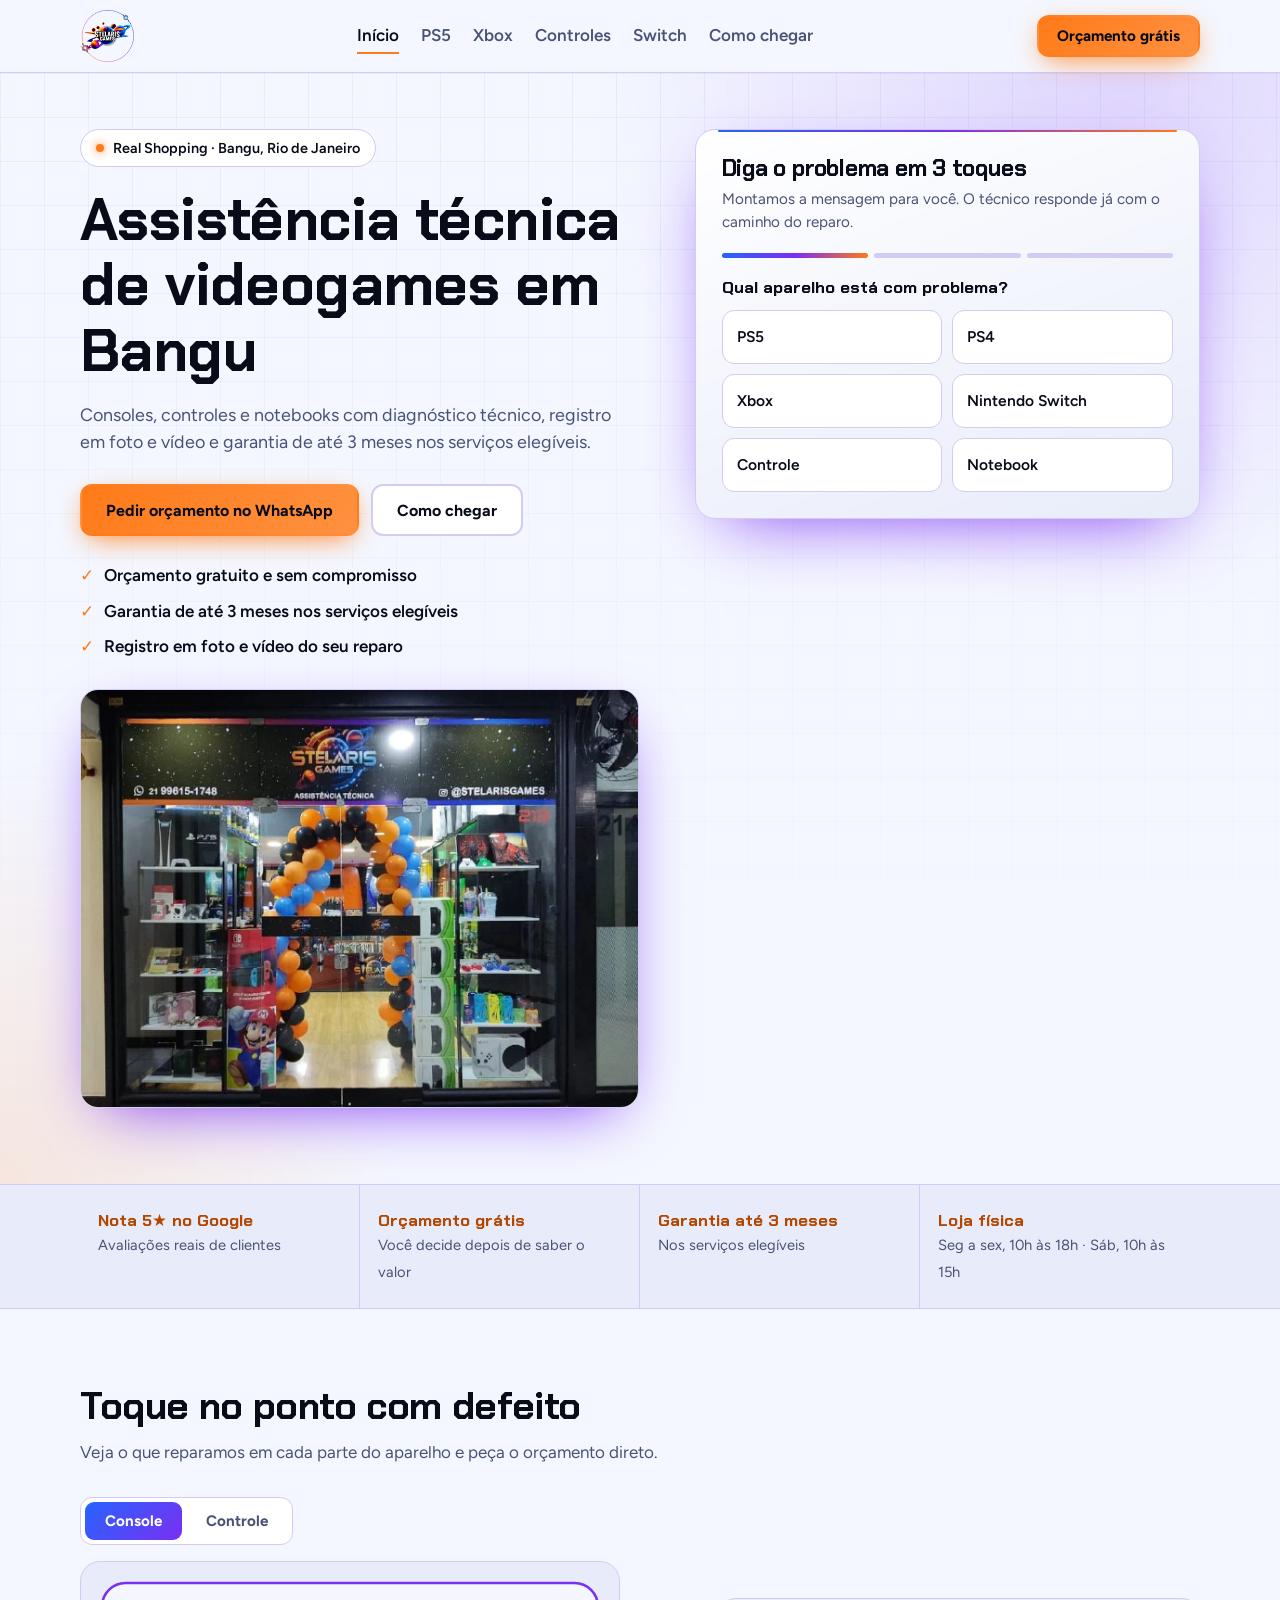
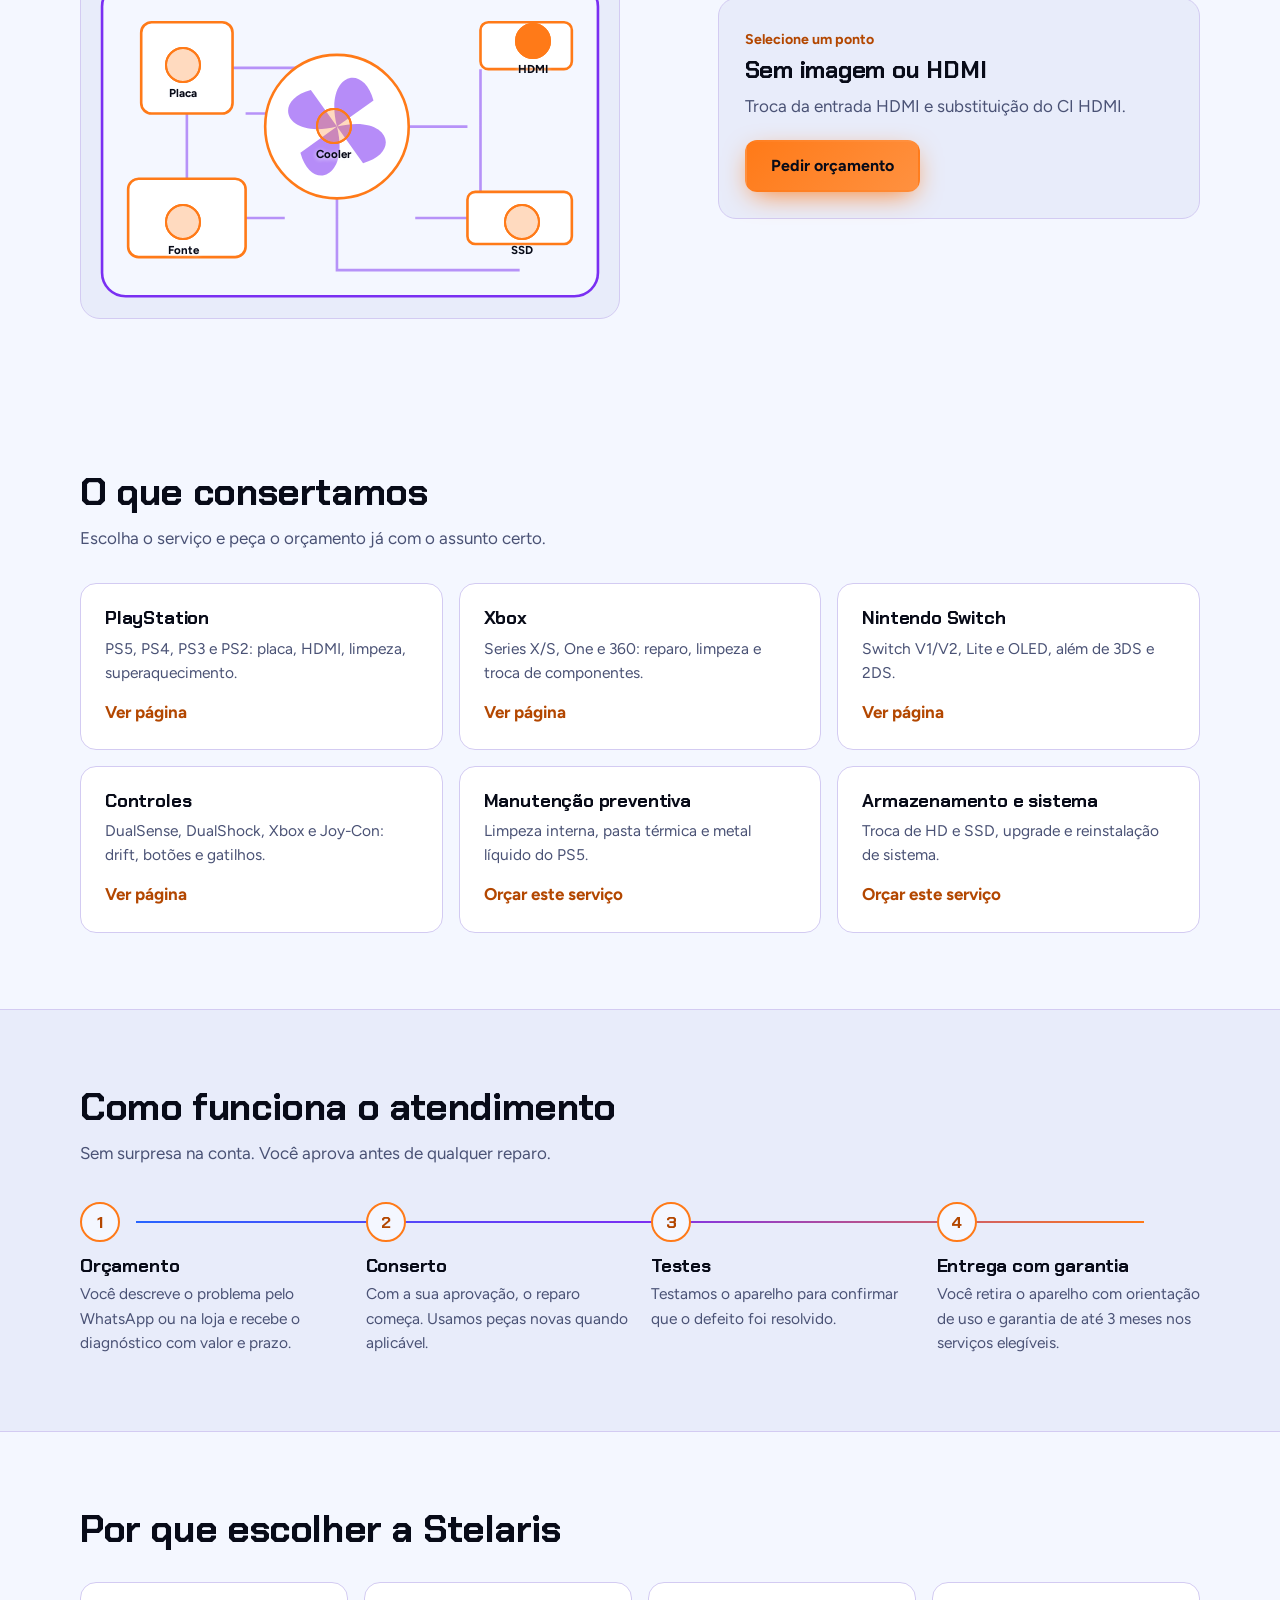
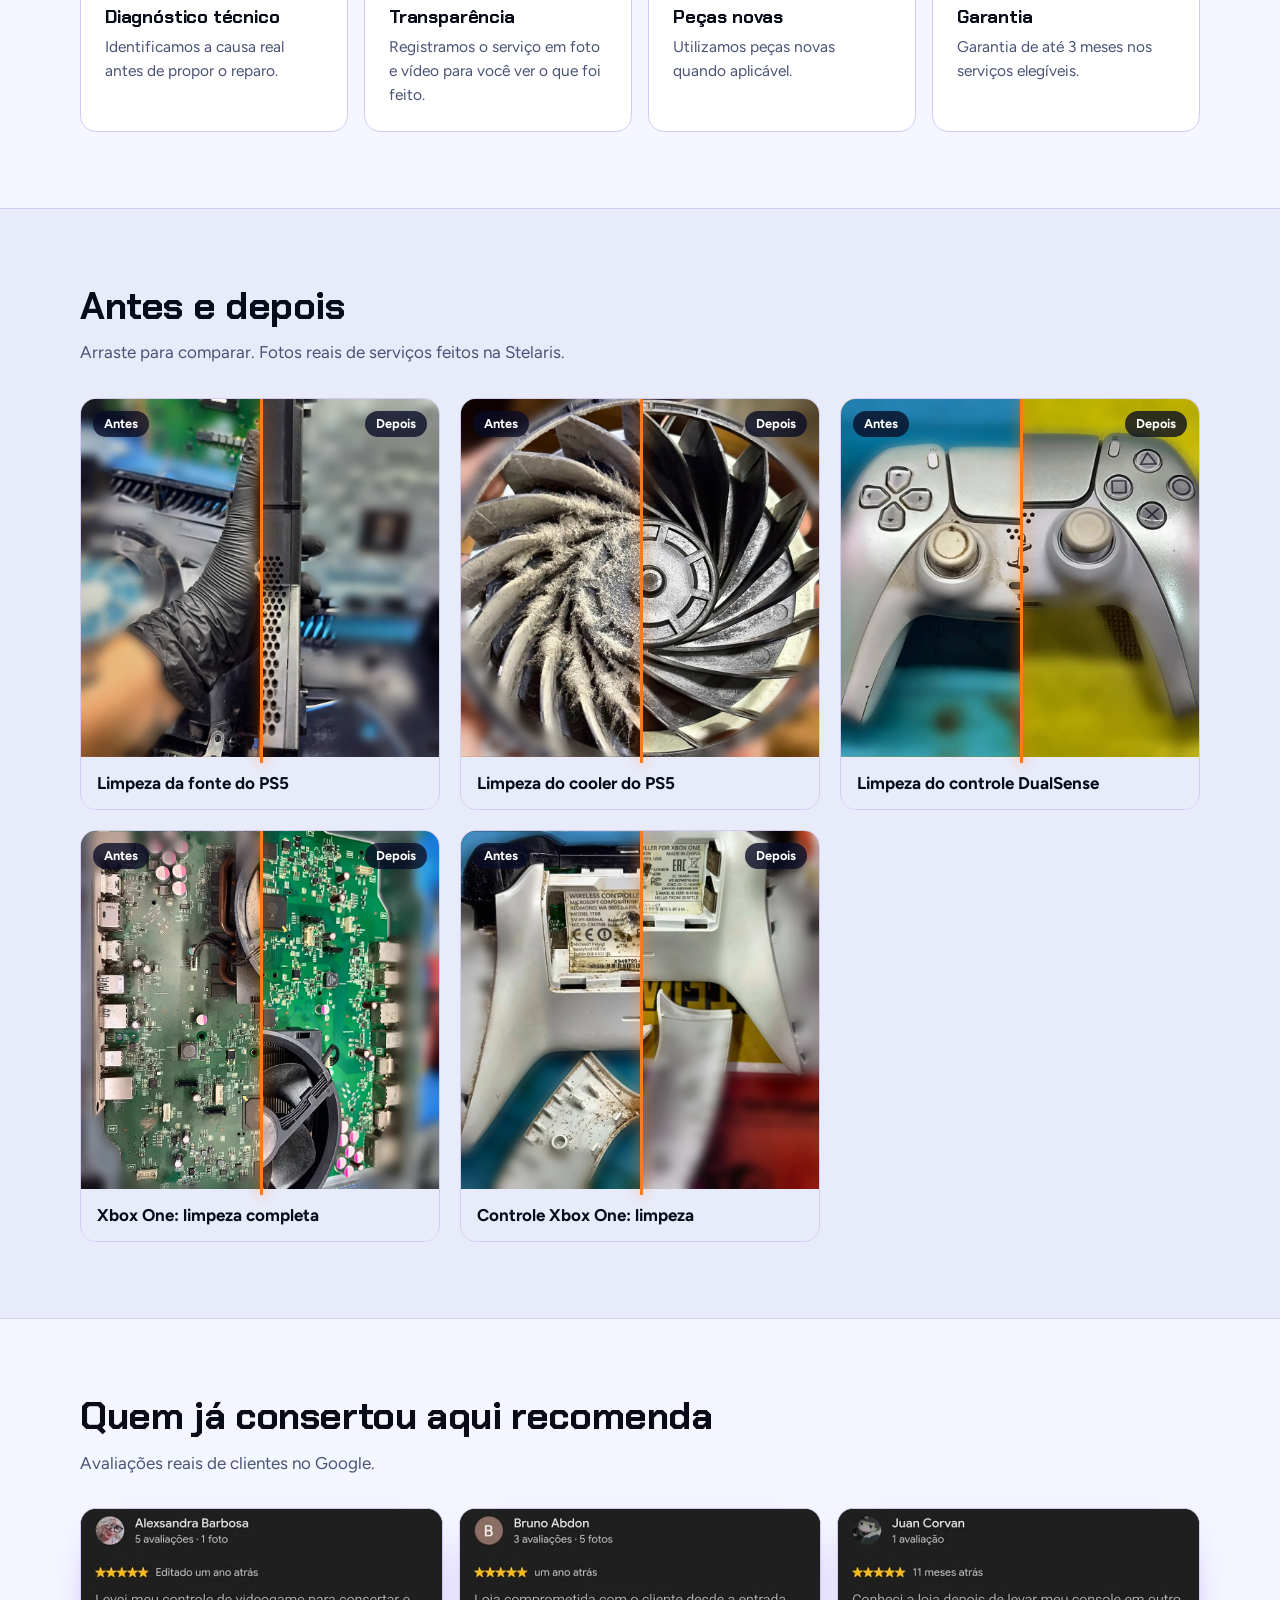
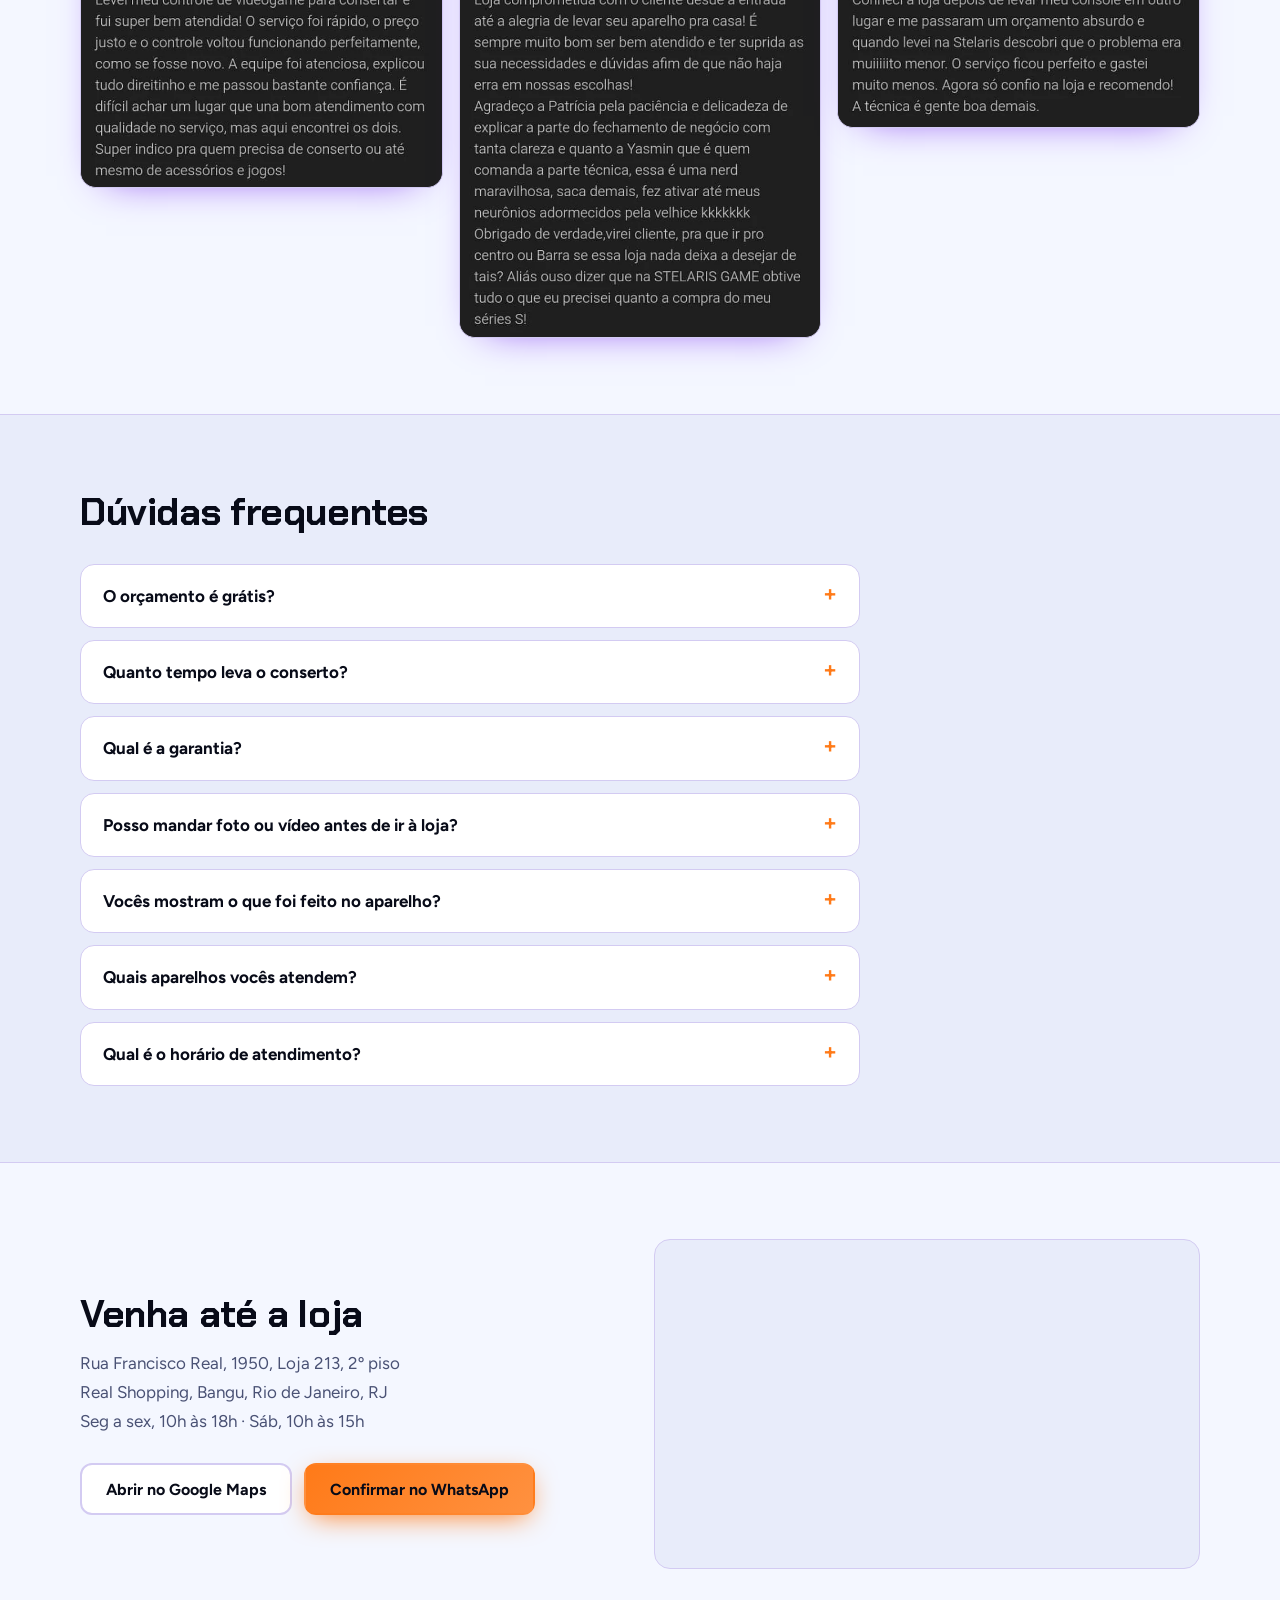
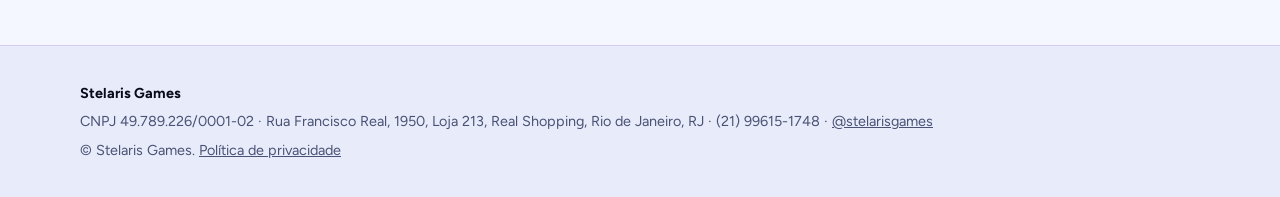
<file: index.html>
<!DOCTYPE html>
<html lang="pt-BR"><head><meta charset="utf-8">
<meta name="viewport" content="width=device-width, initial-scale=1">
<title>Assistência técnica de videogames em Bangu | Stelaris Games</title><meta name="description" content="Conserto de PS5, PS4, Xbox, Switch e controles em Bangu. Diagnóstico técnico, transparência e garantia de até 3 meses. Real Shopping, 2º piso.">
<link rel="canonical" href="https://stelarisgames.com.br/"><meta name="theme-color" content="#1f2a6b">
<meta property="og:title" content="Assistência técnica de videogames em Bangu | Stelaris Games"><meta property="og:description" content="Conserto de PS5, PS4, Xbox, Switch e controles em Bangu. Diagnóstico técnico, transparência e garantia de até 3 meses. Real Shopping, 2º piso."><meta property="og:image" content="https://stelarisgames.com.br/sg-hero-fachada.webp"><meta property="og:type" content="website"><meta property="og:url" content="https://stelarisgames.com.br/">
<link rel="icon" type="image/png" href="sg-favicon.png">
<link rel="preconnect" href="https://fonts.googleapis.com"><link rel="preconnect" href="https://fonts.gstatic.com" crossorigin>
<link href="https://fonts.googleapis.com/css2?family=Chakra+Petch:wght@500;700&family=Figtree:wght@400;600;700&display=swap" rel="stylesheet">
<style>:root{color-scheme:dark;--bg:#080B18;--bg2:#0e1431;--card:rgba(255,255,255,.045);--text:#F4F7FF;--muted:#A9B3D8;--purple:#9160F4;--purple2:#7A2FF2;--blue:#2764FF;--orange:#FF7A18;--orange2:#FF9140;--acc:#FF9140;--on-orange:#080B18;--line:rgba(134,80,243,.34);--glow1:rgba(122,47,242,.36);--glow2:rgba(255,122,24,.2);--grid:rgba(39,100,255,.1);--head:"Chakra Petch",system-ui,sans-serif;--body:"Figtree",system-ui,-apple-system,"Segoe UI",sans-serif}
@media(prefers-color-scheme:light){:root{color-scheme:light;--bg:#F4F7FF;--bg2:#E8ECFA;--card:#fff;--text:#080B18;--muted:#4a5275;--purple:#7A2FF2;--purple2:#7A2FF2;--blue:#2764FF;--acc:#B34700;--line:#d3cbf2;--glow1:rgba(122,47,242,.16);--glow2:rgba(255,122,24,.14);--grid:rgba(39,100,255,.07)}}
*,*::before,*::after{box-sizing:border-box}
html{scroll-behavior:smooth;scroll-padding-top:76px}
body{margin:0;background:var(--bg);color:var(--text);font:400 17px/1.55 var(--body);-webkit-text-size-adjust:100%}
h1,h2,h3{font-family:var(--head);line-height:1.1;margin:0;letter-spacing:-.01em}
h1{font-size:clamp(2.2rem,6.4vw,3.7rem);font-weight:700}h2{font-size:clamp(1.7rem,4vw,2.4rem);font-weight:700}h3{font-size:1.15rem;font-weight:700}
p{margin:0}a{color:inherit}img{max-width:100%;height:auto}
.wrap{width:min(1120px,100% - 40px);margin-inline:auto}
section{padding:76px 0}.lead{color:var(--muted);max-width:60ch;margin-top:12px}
:focus-visible{outline:3px solid var(--orange2);outline-offset:3px;border-radius:6px}
.btn{display:inline-flex;align-items:center;justify-content:center;min-height:52px;padding:0 24px;border-radius:12px;font:700 1rem var(--body);text-decoration:none;border:2px solid transparent;cursor:pointer;transition:transform .15s,box-shadow .2s}
.btn-wa{background:linear-gradient(135deg,var(--orange),var(--orange2));color:var(--on-orange);box-shadow:0 8px 28px -8px var(--orange)}
.btn-wa:hover{transform:translateY(-2px);box-shadow:0 12px 34px -8px var(--orange)}
.btn-ghost{border-color:var(--line);background:var(--card);color:var(--text)}.btn-ghost:hover{border-color:var(--purple)}
header.top{position:sticky;top:0;z-index:30;padding:10px 0;background:color-mix(in srgb,var(--bg) 82%,transparent);backdrop-filter:blur(14px);-webkit-backdrop-filter:blur(14px);border-bottom:1px solid var(--line)}
.bar{display:flex;flex-wrap:wrap;align-items:center;justify-content:space-between;gap:8px 16px}
.brand img{display:block;height:38px;width:auto}
header.top .btn{min-height:42px;padding:0 18px;font-size:.95rem}
header.top nav{order:3;width:100%;display:flex;gap:22px;font-weight:600;overflow-x:auto;white-space:nowrap;padding:8px 0 2px;scrollbar-width:none}header.top nav::-webkit-scrollbar{display:none}
header.top nav a{text-decoration:none;color:var(--muted);padding:4px 0;border-bottom:2px solid transparent}header.top nav a:hover{color:var(--text)}
header.top nav a[aria-current="page"]{color:var(--text);border-bottom-color:var(--orange)}
@media(min-width:900px){header.top nav{order:0;width:auto;overflow:visible;padding:0}.brand img{height:52px}}
@media(max-width:899px){.brand img{height:44px!important}}
.hero{position:relative;overflow:hidden;padding:56px 0 76px;background:radial-gradient(60% 70% at 88% 0%,var(--glow1),transparent 70%),radial-gradient(45% 55% at 0% 100%,var(--glow2),transparent 70%),var(--bg)}
.hero::before{content:"";position:absolute;inset:0;background-image:linear-gradient(var(--grid) 1px,transparent 1px),linear-gradient(90deg,var(--grid) 1px,transparent 1px);background-size:44px 44px;mask-image:linear-gradient(180deg,#000,transparent 85%);-webkit-mask-image:linear-gradient(180deg,#000,transparent 85%)}
.hero-grid{position:relative;display:grid;gap:40px;align-items:start}
@media(min-width:900px){.hero-grid{grid-template-columns:1.05fr .95fr;gap:56px}}
.pill{display:inline-flex;align-items:center;gap:9px;background:var(--card);border:1px solid var(--line);border-radius:99px;padding:7px 15px;font-size:.9rem;font-weight:600;margin-bottom:20px}
.pill::before{content:"";width:8px;height:8px;border-radius:50%;background:var(--orange);box-shadow:0 0 10px var(--orange)}
.hero .lead{font-size:1.12rem;color:var(--muted);margin-top:18px}
.cta-row{display:flex;flex-wrap:wrap;gap:12px;margin-top:28px}
.ticks{list-style:none;padding:0;margin:26px 0 0;display:grid;gap:9px;font-weight:600}
.ticks li::before{content:"✓";color:var(--orange);font-weight:700;margin-right:10px}
.himg{display:block;width:100%;max-width:560px;aspect-ratio:4/3;object-fit:cover;border-radius:18px;margin-top:30px;border:1px solid var(--line);box-shadow:0 20px 60px -24px var(--purple2)}
.wizard{position:relative;background:linear-gradient(160deg,var(--card),transparent),var(--bg2);border:1px solid var(--line);border-radius:20px;padding:26px;box-shadow:0 24px 70px -30px var(--purple2)}
.wizard::before{content:"";position:absolute;left:22px;right:22px;top:0;height:2px;background:linear-gradient(90deg,var(--blue),var(--purple),var(--orange));border-radius:2px}
.wizard h2{font-size:1.45rem}.sub{color:var(--muted);font-size:.95rem;margin:6px 0 18px}
.prog{display:flex;gap:6px;margin-bottom:18px}.prog span{flex:1;height:5px;border-radius:9px;background:var(--line)}.prog span.on{background:linear-gradient(90deg,var(--blue),var(--purple),var(--orange))}
.q{font:700 1.05rem var(--head);margin-bottom:12px}
.opts{display:grid;grid-template-columns:1fr 1fr;gap:10px}
.opt{min-height:54px;padding:10px 14px;text-align:left;border-radius:12px;border:1px solid var(--line);background:var(--card);color:var(--text);font:600 .97rem var(--body);cursor:pointer;transition:border-color .15s,transform .15s,background .15s}
.opt:hover{border-color:var(--orange);background:rgba(255,122,26,.1);transform:translateY(-1px)}
.back{background:none;border:0;color:var(--muted);font:600 .9rem var(--body);margin-top:14px;cursor:pointer;text-decoration:underline;padding:6px 0}
.result{display:grid;gap:12px}.result .btn{width:100%}
.summary{background:var(--card);border:1px solid var(--line);border-radius:12px;padding:14px;font-size:.97rem}.summary b{display:block;margin-bottom:4px;color:var(--acc)}.note{font-size:.85rem;color:var(--muted)}
.trust{background:var(--bg2);border-block:1px solid var(--line)}
.trust-grid{display:grid;grid-template-columns:repeat(2,1fr)}@media(min-width:800px){.trust-grid{grid-template-columns:repeat(4,1fr)}}
.trust-grid div{padding:24px 18px;border-right:1px solid var(--line)}.trust-grid div:last-child{border-right:0}
.trust-grid b{display:block;font:700 1.05rem var(--head);color:var(--acc)}.trust-grid span{font-size:.92rem;color:var(--muted)}
.xr{display:grid;gap:28px;margin-top:32px;align-items:center}@media(min-width:900px){.xr{grid-template-columns:1.1fr .9fr;gap:48px}}
.tabs{display:inline-flex;gap:4px;padding:4px;border:1px solid var(--line);border-radius:12px;background:var(--card);margin-bottom:16px}
.tab{border:0;background:none;color:var(--muted);font:700 .95rem var(--body);padding:10px 20px;border-radius:9px;cursor:pointer}
.tab[aria-selected="true"]{background:linear-gradient(135deg,var(--blue),var(--purple2));color:#fff}
.dev{position:relative;max-width:540px;border:1px solid var(--line);border-radius:20px;background:var(--bg2);padding:8px}
.dev[hidden]{display:none}.dev svg{display:block;width:100%;height:auto}
.pcb{fill:var(--bg);stroke:var(--purple);stroke-width:2}.tr{fill:none;stroke:var(--purple);stroke-opacity:.5;stroke-width:2}
.blk{fill:var(--card);stroke:var(--orange);stroke-width:2}.fan{transform-box:fill-box;transform-origin:center;animation:spin 5s linear infinite}.fan path{fill:var(--purple);fill-opacity:.55}
@keyframes spin{to{transform:rotate(360deg)}}
.hot{position:absolute;width:36px;height:36px;margin:-18px 0 0 -18px;border-radius:50%;border:2px solid var(--orange);background:rgba(255,122,26,.28);cursor:pointer;padding:0}
.hot::after{content:"";position:absolute;inset:-2px;border-radius:50%;border:2px solid var(--orange);animation:pulse 2.2s ease-out infinite}
@keyframes pulse{from{transform:scale(1);opacity:.8}to{transform:scale(1.9);opacity:0}}
.hot[aria-pressed="true"]{background:var(--orange)}.hot[aria-pressed="true"]::after{animation:none}
.hot span{position:absolute;top:100%;left:50%;transform:translateX(-50%);margin-top:5px;font:700 .72rem var(--body);white-space:nowrap;color:var(--text);text-shadow:0 1px 4px var(--bg)}
.hp{background:var(--bg2);border:1px solid var(--line);border-radius:18px;padding:26px;min-height:210px}
.hp small{color:var(--acc);font-weight:700}.hp h3{font-size:1.5rem;margin:6px 0 10px}.hp p{color:var(--muted);margin-bottom:20px}
.cards{display:grid;gap:16px;margin-top:32px}
@media(min-width:700px){.cards{grid-template-columns:repeat(2,1fr)}}@media(min-width:1000px){.cards{grid-template-columns:repeat(3,1fr)}}
.card{background:var(--card);border:1px solid var(--line);border-radius:16px;padding:24px;display:flex;flex-direction:column;gap:8px;transition:border-color .2s,transform .2s}
.card:hover{border-color:var(--orange);transform:translateY(-3px)}
.card p{color:var(--muted);font-size:.97rem;flex:1}.card a{font-weight:700;color:var(--acc);text-decoration:none;margin-top:6px}.card a:hover{text-decoration:underline}
.alt{background:var(--bg2);border-block:1px solid var(--line)}
.steps{display:grid;gap:22px;margin-top:36px;counter-reset:s}@media(min-width:900px){.steps{grid-template-columns:repeat(4,1fr);position:relative}.steps::before{content:"";position:absolute;top:19px;left:5%;right:5%;height:2px;background:linear-gradient(90deg,var(--blue),var(--purple),var(--orange))}}
.step{position:relative;counter-increment:s;padding-top:0}
.step::before{content:counter(s);display:grid;place-items:center;width:40px;height:40px;border-radius:50%;background:var(--bg);border:2px solid var(--orange);color:var(--acc);font:700 1.05rem var(--head);margin-bottom:14px;position:relative}
.step p{color:var(--muted);margin-top:6px;font-size:.97rem}
.cmps{display:grid;gap:20px;margin-top:32px;grid-template-columns:repeat(auto-fit,minmax(min(100%,300px),1fr))}
.cmp{margin:0;position:relative;border-radius:16px;overflow:hidden;border:1px solid var(--line);background:var(--bg)}
.cmp img{display:block;width:100%;aspect-ratio:1/1;object-fit:cover}.cmp .top{position:absolute;inset:0;clip-path:inset(0 calc(100% - var(--p)) 0 0)}
.cmp::after{content:"";position:absolute;top:0;bottom:46px;left:var(--p);width:3px;background:var(--orange);box-shadow:0 0 14px var(--orange);pointer-events:none}
.cmp input{position:absolute;left:0;top:0;width:100%;height:calc(100% - 46px);margin:0;opacity:0;cursor:ew-resize}.cmp:focus-within{outline:3px solid var(--orange2)}
.tg{position:absolute;top:12px;padding:3px 11px;border-radius:99px;background:rgba(8,12,36,.78);color:#fff;font-size:.8rem;font-weight:700}.tg.l{left:12px}.tg.r{right:12px}
.cmp figcaption{padding:13px 16px;font-weight:700;background:var(--bg2)}
.rev{display:grid;gap:16px;margin-top:32px;align-items:start}@media(min-width:800px){.rev{grid-template-columns:repeat(3,1fr)}}
.rv{margin:0;border-radius:16px;overflow:hidden;border:1px solid var(--line);background:#1e1e1e;box-shadow:0 14px 40px -26px var(--purple2)}.rv img{display:block;width:100%;height:auto}
@media(min-width:1000px){.cards4{grid-template-columns:repeat(4,1fr)}}
details{background:var(--card);border:1px solid var(--line);border-radius:14px;margin-top:12px;max-width:780px}details:first-of-type{margin-top:30px}
summary{cursor:pointer;padding:18px 22px;font-weight:700;list-style:none;display:flex;justify-content:space-between;gap:12px}summary::-webkit-details-marker{display:none}
summary::after{content:"+";font-size:1.4rem;line-height:1;color:var(--orange)}details[open] summary::after{content:"–"}details[open]{border-color:var(--purple)}details p{padding:0 22px 18px;color:var(--muted)}
.loc{display:grid;gap:28px}@media(min-width:850px){.loc{grid-template-columns:1fr 1fr;align-items:center}}
.addr{font-style:normal;margin-top:14px;line-height:1.7;color:var(--muted)}.map{border:1px solid var(--line);border-radius:16px;width:100%;height:330px;background:var(--bg2)}
footer{padding:36px 0 120px;border-top:1px solid var(--line);color:var(--muted);font-size:.9rem;background:var(--bg2)}footer .wrap{display:grid;gap:6px}footer b{color:var(--text)}
.sticky{position:fixed;left:0;right:0;bottom:0;z-index:20;display:flex;gap:10px;padding:10px 14px calc(10px + env(safe-area-inset-bottom,0px));background:color-mix(in srgb,var(--bg) 90%,transparent);backdrop-filter:blur(12px);-webkit-backdrop-filter:blur(12px);border-top:1px solid var(--line)}
.sticky .btn{flex:1;min-height:48px}@media(min-width:900px){.sticky{display:none}footer{padding-bottom:36px}}
@media(prefers-reduced-motion:reduce){html{scroll-behavior:auto}.fan,.hot::after{animation:none}.btn,.card,.opt{transition:none}}
</style>
<script type="application/ld+json">{"@context": "https://schema.org", "@type": "LocalBusiness", "name": "Stelaris Games", "url": "https://stelarisgames.com.br/", "telephone": "+55 21 99615-1748", "image": "https://stelarisgames.com.br/sg-hero-fachada.webp", "address": {"@type": "PostalAddress", "streetAddress": "Rua Francisco Real, 1950, Loja 213, Real Shopping", "addressLocality": "Rio de Janeiro", "addressRegion": "RJ", "addressCountry": "BR"}, "openingHoursSpecification": [{"@type": "OpeningHoursSpecification", "dayOfWeek": ["Monday", "Tuesday", "Wednesday", "Thursday", "Friday"], "opens": "10:00", "closes": "18:00"}, {"@type": "OpeningHoursSpecification", "dayOfWeek": "Saturday", "opens": "10:00", "closes": "15:00"}]}</script></head>
<body>
<header class="top"><div class="wrap bar"><a class="brand" href="index.html"><img src="sg-logo.png" alt="Stelaris Games" width="54" height="52"></a><nav aria-label="Principal"><a href="index.html" aria-current="page">Início</a><a href="ps5.html">PS5</a><a href="xbox.html">Xbox</a><a href="controle.html">Controles</a><a href="switch.html">Switch</a><a href="#local">Como chegar</a></nav>
<a class="btn btn-wa" href="https://wa.me/5521996151748" data-msg="Olá! Vim pelo site da Stelaris Games e quero um orçamento." data-track="whatsapp_header">Orçamento grátis</a></div></header>
<main>
<section class="hero"><div class="wrap hero-grid"><div>
<span class="pill">Real Shopping · Bangu, Rio de Janeiro</span><h1>Assistência técnica de videogames em Bangu</h1><p class="lead">Consoles, controles e notebooks com diagnóstico técnico, registro em foto e vídeo e garantia de até 3 meses nos serviços elegíveis.</p>
<div class="cta-row"><a class="btn btn-wa" href="https://wa.me/5521996151748" data-msg="Olá! Vim pelo site da Stelaris Games e quero um orçamento." data-track="whatsapp_hero">Pedir orçamento no WhatsApp</a><a class="btn btn-ghost" href="https://maps.app.goo.gl/uSFVXtiMWQx1u5JZ9" target="_blank" rel="noopener" data-track="rota_hero">Como chegar</a></div>
<ul class="ticks"><li>Orçamento gratuito e sem compromisso</li><li>Garantia de até 3 meses nos serviços elegíveis</li><li>Registro em foto e vídeo do seu reparo</li></ul>
<img class="himg" src="sg-hero-fachada.webp" alt="Fachada da Stelaris Games no Real Shopping, Bangu" width="1200" height="900"></div>
<div class="wizard"><h2>Diga o problema em 3 toques</h2><p class="sub">Montamos a mensagem para você. O técnico responde já com o caminho do reparo.</p><div id="wz" aria-live="polite"></div></div></div></section>
<div class="trust"><div class="wrap trust-grid"><div><b>Nota 5★ no Google</b><span>Avaliações reais de clientes</span></div><div><b>Orçamento grátis</b><span>Você decide depois de saber o valor</span></div><div><b>Garantia até 3 meses</b><span>Nos serviços elegíveis</span></div><div><b>Loja física</b><span>Seg a sex, 10h às 18h · Sáb, 10h às 15h</span></div></div></div>
<section id="mapa"><div class="wrap"><h2>Toque no ponto com defeito</h2><p class="lead">Veja o que reparamos em cada parte do aparelho e peça o orçamento direto.</p><div class="xr"><div><div class="tabs" role="tablist"><button class="tab" role="tab" data-v="console" aria-selected="true">Console</button><button class="tab" role="tab" data-v="controle" aria-selected="false">Controle</button></div><div class="dev" data-v="console"><svg viewBox="0 0 400 260" role="img" aria-label="Esquema interno de um console"><rect class="pcb" x="10" y="10" width="380" height="240" rx="18"/><path class="tr" d="M110 75H190M120 110H150M75 110V160M120 190H150M230 120H290M300 76V170M250 190H290M190 175V230H330"/><rect class="blk" x="300" y="40" width="70" height="36" rx="6"/><rect class="blk" x="30" y="160" width="90" height="60" rx="8"/><rect class="blk" x="290" y="170" width="80" height="40" rx="6"/><rect class="blk" x="40" y="40" width="70" height="70" rx="8"/><circle class="blk" cx="190" cy="120" r="55"/><g class="fan"><path d="M190 120c-10-40 20-50 28-20zM190 120c40-10 50 20 20 28zM190 120c10 40-20 50-28 20zM190 120c-40 10-50-20-20-28z"/></g></svg><button class="hot" type="button" aria-pressed="false" style="left:84%;top:22%" data-t="Sem imagem ou HDMI" data-d="Troca da entrada HDMI e substituição do CI HDMI." data-m="Olá! Defeito: Sem imagem ou HDMI (console). Quero um orçamento."><span>HDMI</span></button><button class="hot" type="button" aria-pressed="false" style="left:19%;top:73%" data-t="Não liga" data-d="Fontes de alimentação, circuitos de alimentação e curtos-circuitos." data-m="Olá! Defeito: Não liga (console). Quero um orçamento."><span>Fonte</span></button><button class="hot" type="button" aria-pressed="false" style="left:47%;top:46%" data-t="Barulho e superaquecimento" data-d="Limpeza interna, pasta térmica, metal líquido do PS5, coolers e ventoinhas." data-m="Olá! Defeito: Barulho e superaquecimento (console). Quero um orçamento."><span>Cooler</span></button><button class="hot" type="button" aria-pressed="false" style="left:82%;top:73%" data-t="SSD e sistema" data-d="Troca de HD e SSD, upgrade e reinstalação de sistema." data-m="Olá! Defeito: SSD e sistema (console). Quero um orçamento."><span>SSD</span></button><button class="hot" type="button" aria-pressed="false" style="left:19%;top:29%" data-t="Reparo de placa" data-d="Componentes SMD, VRM e MOSFETs, chipset, NAND e reballing em consoles compatíveis." data-m="Olá! Defeito: Reparo de placa (console). Quero um orçamento."><span>Placa</span></button></div><div class="dev" data-v="controle" hidden><svg viewBox="0 0 400 260" role="img" aria-label="Esquema de um controle"><path class="pcb" d="M110 70Q60 70 40 190Q30 235 70 230Q100 225 125 180L275 180Q300 225 330 230Q370 235 360 190Q340 70 290 70Z"/><rect class="blk" x="95" y="46" width="60" height="16" rx="6"/><rect class="blk" x="245" y="46" width="60" height="16" rx="6"/><rect class="blk" x="184" y="60" width="32" height="12" rx="4"/><circle class="blk" cx="155" cy="170" r="22"/><circle class="blk" cx="245" cy="170" r="22"/><circle class="blk" cx="105" cy="120" r="14"/><circle class="blk" cx="300" cy="105" r="9"/><circle class="blk" cx="320" cy="125" r="9"/><circle class="blk" cx="280" cy="125" r="9"/><circle class="blk" cx="300" cy="145" r="9"/><rect class="blk" x="190" y="196" width="20" height="10" rx="5"/></svg><button class="hot" type="button" aria-pressed="false" style="left:39%;top:65%" data-t="Drift" data-d="Correção do drift e analógicos ALPS, Hall Effect ou TMR." data-m="Olá! Defeito: Drift (Controle). Quero um orçamento."><span>Analógico</span></button><button class="hot" type="button" aria-pressed="false" style="left:31%;top:20%" data-t="Gatilhos" data-d="Reparo de L1, L2, R1, R2, LB, RB e LT/RT." data-m="Olá! Defeito: Gatilhos (Controle). Quero um orçamento."><span>Gatilhos</span></button><button class="hot" type="button" aria-pressed="false" style="left:75%;top:46%" data-t="Botões" data-d="Reparo e substituição de botões." data-m="Olá! Defeito: Botões (Controle). Quero um orçamento."><span>Botões</span></button><button class="hot" type="button" aria-pressed="false" style="left:50%;top:25%" data-t="Carregamento" data-d="Troca de conectores de carregamento." data-m="Olá! Defeito: Carregamento (Controle). Quero um orçamento."><span>USB-C</span></button><button class="hot" type="button" aria-pressed="false" style="left:50%;top:77%" data-t="Áudio P2" data-d="Troca de conectores de áudio P2." data-m="Olá! Defeito: Áudio P2 (Controle). Quero um orçamento."><span>Áudio P2</span></button></div></div><div class="hp" aria-live="polite"><small>Selecione um ponto</small><h3 id="hp-t"></h3><p id="hp-d"></p><a class="btn btn-wa" id="hp-a" href="https://wa.me/5521996151748" data-track="whatsapp_mapa">Pedir orçamento</a></div></div></div></section>
<section id="servicos"><div class="wrap"><h2>O que consertamos</h2><p class="lead">Escolha o serviço e peça o orçamento já com o assunto certo.</p><div class="cards"><article class="card"><h3>PlayStation</h3><p>PS5, PS4, PS3 e PS2: placa, HDMI, limpeza, superaquecimento.</p><a href="ps5.html" data-track="nav_servico">Ver página</a></article><article class="card"><h3>Xbox</h3><p>Series X/S, One e 360: reparo, limpeza e troca de componentes.</p><a href="xbox.html" data-track="nav_servico">Ver página</a></article><article class="card"><h3>Nintendo Switch</h3><p>Switch V1/V2, Lite e OLED, além de 3DS e 2DS.</p><a href="switch.html" data-track="nav_servico">Ver página</a></article><article class="card"><h3>Controles</h3><p>DualSense, DualShock, Xbox e Joy-Con: drift, botões e gatilhos.</p><a href="controle.html" data-track="nav_servico">Ver página</a></article><article class="card"><h3>Manutenção preventiva</h3><p>Limpeza interna, pasta térmica e metal líquido do PS5.</p><a href="https://wa.me/5521996151748" data-msg="Olá! Quero um orçamento de limpeza e manutenção preventiva." data-track="whatsapp_card">Orçar este serviço</a></article><article class="card"><h3>Armazenamento e sistema</h3><p>Troca de HD e SSD, upgrade e reinstalação de sistema.</p><a href="https://wa.me/5521996151748" data-msg="Olá! Quero um orçamento de armazenamento ou sistema." data-track="whatsapp_card">Orçar este serviço</a></article></div></div></section>
<section class="alt" id="como-funciona"><div class="wrap"><h2>Como funciona o atendimento</h2><p class="lead">Sem surpresa na conta. Você aprova antes de qualquer reparo.</p><div class="steps">
<div class="step"><h3>Orçamento</h3><p>Você descreve o problema pelo WhatsApp ou na loja e recebe o diagnóstico com valor e prazo.</p></div>
<div class="step"><h3>Conserto</h3><p>Com a sua aprovação, o reparo começa. Usamos peças novas quando aplicável.</p></div>
<div class="step"><h3>Testes</h3><p>Testamos o aparelho para confirmar que o defeito foi resolvido.</p></div>
<div class="step"><h3>Entrega com garantia</h3><p>Você retira o aparelho com orientação de uso e garantia de até 3 meses nos serviços elegíveis.</p></div></div></div></section>
<section id="diferenciais"><div class="wrap"><h2>Por que escolher a Stelaris</h2><div class="cards cards4">
<article class="card"><h3>Diagnóstico técnico</h3><p>Identificamos a causa real antes de propor o reparo.</p></article>
<article class="card"><h3>Transparência</h3><p>Registramos o serviço em foto e vídeo para você ver o que foi feito.</p></article>
<article class="card"><h3>Peças novas</h3><p>Utilizamos peças novas quando aplicável.</p></article>
<article class="card"><h3>Garantia</h3><p>Garantia de até 3 meses nos serviços elegíveis.</p></article></div></div></section>
<section class="alt" id="antes-depois"><div class="wrap"><h2>Antes e depois</h2><p class="lead">Arraste para comparar. Fotos reais de serviços feitos na Stelaris.</p><div class="cmps"><figure class="cmp" style="--p:50%"><img src="sg-depois-ps5-fonte.webp" alt="Depois: Limpeza da fonte do PS5" width="1000" height="1000" loading="lazy"><img class="top" src="sg-antes-ps5-fonte.webp" alt="Antes: Limpeza da fonte do PS5" width="1000" height="1000" loading="lazy"><span class="tg l">Antes</span><span class="tg r">Depois</span><input type="range" min="0" max="100" value="50" aria-label="Comparar antes e depois: Limpeza da fonte do PS5"><figcaption>Limpeza da fonte do PS5</figcaption></figure><figure class="cmp" style="--p:50%"><img src="sg-depois-ps5-cooler.webp" alt="Depois: Limpeza do cooler do PS5" width="1000" height="1000" loading="lazy"><img class="top" src="sg-antes-ps5-cooler.webp" alt="Antes: Limpeza do cooler do PS5" width="1000" height="1000" loading="lazy"><span class="tg l">Antes</span><span class="tg r">Depois</span><input type="range" min="0" max="100" value="50" aria-label="Comparar antes e depois: Limpeza do cooler do PS5"><figcaption>Limpeza do cooler do PS5</figcaption></figure><figure class="cmp" style="--p:50%"><img src="sg-depois-dualsense.webp" alt="Depois: Limpeza do controle DualSense" width="1000" height="1000" loading="lazy"><img class="top" src="sg-antes-dualsense.webp" alt="Antes: Limpeza do controle DualSense" width="1000" height="1000" loading="lazy"><span class="tg l">Antes</span><span class="tg r">Depois</span><input type="range" min="0" max="100" value="50" aria-label="Comparar antes e depois: Limpeza do controle DualSense"><figcaption>Limpeza do controle DualSense</figcaption></figure><figure class="cmp" style="--p:50%"><img src="sg-depois-xbox-one.webp" alt="Depois: Xbox One: limpeza completa" width="1000" height="1000" loading="lazy"><img class="top" src="sg-antes-xbox-one.webp" alt="Antes: Xbox One: limpeza completa" width="1000" height="1000" loading="lazy"><span class="tg l">Antes</span><span class="tg r">Depois</span><input type="range" min="0" max="100" value="50" aria-label="Comparar antes e depois: Xbox One: limpeza completa"><figcaption>Xbox One: limpeza completa</figcaption></figure><figure class="cmp" style="--p:50%"><img src="sg-depois-controle-xbox.webp" alt="Depois: Controle Xbox One: limpeza" width="1000" height="1000" loading="lazy"><img class="top" src="sg-antes-controle-xbox.webp" alt="Antes: Controle Xbox One: limpeza" width="1000" height="1000" loading="lazy"><span class="tg l">Antes</span><span class="tg r">Depois</span><input type="range" min="0" max="100" value="50" aria-label="Comparar antes e depois: Controle Xbox One: limpeza"><figcaption>Controle Xbox One: limpeza</figcaption></figure></div></div></section>
<section id="avaliacoes"><div class="wrap"><h2>Quem já consertou aqui recomenda</h2><p class="lead">Avaliações reais de clientes no Google.</p><div class="rev"><figure class="rv"><img src="sg-rv-alexsandra.webp" width="640" height="493" alt="Avaliação 5 estrelas de Alexsandra Barbosa no Google" loading="lazy"></figure><figure class="rv"><img src="sg-rv-bruno.webp" width="640" height="760" alt="Avaliação 5 estrelas de Bruno Abdon no Google" loading="lazy"></figure><figure class="rv"><img src="sg-rv-juan.webp" width="640" height="387" alt="Avaliação 5 estrelas de Juan Corvan no Google" loading="lazy"></figure></div></div></section>
<section class="alt" id="duvidas"><div class="wrap"><h2>Dúvidas frequentes</h2><details><summary>O orçamento é grátis?</summary><p>Sim. A avaliação é sem compromisso e você só segue com o reparo se aprovar.</p></details><details><summary>Quanto tempo leva o conserto?</summary><p>Varia conforme o defeito. Problemas simples, como reinstalação de sistema e drift, entregamos no mesmo dia. Nos demais casos, informamos o prazo no orçamento.</p></details><details><summary>Qual é a garantia?</summary><p>Garantia de até 3 meses nos serviços elegíveis. As condições ficam registradas no seu atendimento.</p></details><details><summary>Posso mandar foto ou vídeo antes de ir à loja?</summary><p>Pode. Envie pelo WhatsApp e adiantamos o diagnóstico.</p></details><details><summary>Vocês mostram o que foi feito no aparelho?</summary><p>Sim. Fazemos registros em foto e vídeo do serviço, para você acompanhar com transparência.</p></details><details><summary>Quais aparelhos vocês atendem?</summary><p>PS5, PS4, PS3, PS2, Xbox Series X/S, One e 360, Switch V1/V2, Lite e OLED, 3DS, 2DS, PSP, PS Vita, controles e notebooks.</p></details><details><summary>Qual é o horário de atendimento?</summary><p>Seg a sex, 10h às 18h · Sáb, 10h às 15h.</p></details></div></section>
<section id="local"><div class="wrap loc"><div><h2>Venha até a loja</h2><address class="addr">Rua Francisco Real, 1950, Loja 213, 2º piso<br>Real Shopping, Bangu, Rio de Janeiro, RJ<br>Seg a sex, 10h às 18h · Sáb, 10h às 15h</address>
<div class="cta-row"><a class="btn btn-ghost" href="https://maps.app.goo.gl/uSFVXtiMWQx1u5JZ9" target="_blank" rel="noopener" data-track="rota_local">Abrir no Google Maps</a><a class="btn btn-wa" href="https://wa.me/5521996151748" data-msg="Olá! Estou a caminho da loja. Vocês estão abertos agora?" data-track="whatsapp_local">Confirmar no WhatsApp</a></div></div>
<iframe class="map" title="Mapa da Stelaris Games" loading="lazy" referrerpolicy="no-referrer-when-downgrade" src="https://www.google.com/maps?q=Stelaris%20Games%20Assist%C3%AAncia%20T%C3%A9cnica%2C%20Rua%20Francisco%20Real%2C%201950%2C%20Loja%20213%2C%20Bangu%2C%20Rio%20de%20Janeiro%20RJ&amp;output=embed"></iframe></div></section>
</main>
<footer><div class="wrap"><b>Stelaris Games</b><span>CNPJ 49.789.226/0001-02 · Rua Francisco Real, 1950, Loja 213, Real Shopping, Rio de Janeiro, RJ · (21) 99615-1748 · <a href="https://instagram.com/stelarisgames">@stelarisgames</a></span><span>© Stelaris Games. <a href="privacidade.html">Política de privacidade</a></span></div></footer>
<div class="sticky"><a class="btn btn-wa" href="https://wa.me/5521996151748" data-msg="Olá! Vim pelo site da Stelaris Games e quero um orçamento." data-track="whatsapp_sticky">Orçamento no WhatsApp</a><a class="btn btn-ghost" href="tel:+5521996151748" data-track="ligar_sticky">Ligar</a></div>
<script>window.STELARIS={gtm:"",whatsapp:"5521996151748"};</script><script>(function(){
  var C=window.STELARIS||{},WA=C.whatsapp||"5521996151748";
  window.dataLayer=window.dataLayer||[];
  if(C.gtm){window.dataLayer.push({"gtm.start":Date.now(),event:"gtm.js"});var s=document.createElement("script");s.async=true;s.src="https://www.googletagmanager.com/gtm.js?id="+C.gtm;document.head.appendChild(s);}
  function wa(t){return "https://wa.me/"+WA+"?text="+encodeURIComponent(t);}
  document.querySelectorAll("[data-msg]").forEach(function(a){a.href=wa(a.getAttribute("data-msg"));});
  document.addEventListener("click",function(e){var a=e.target.closest("[data-track]");if(a)dataLayer.push({event:a.getAttribute("data-track")});});
  document.querySelectorAll(".cmp input").forEach(function(r){r.addEventListener("input",function(){r.parentNode.style.setProperty("--p",r.value+"%");});});

  var tabs=document.querySelectorAll(".tab"),devs=document.querySelectorAll(".dev"),T=document.getElementById("hp-t");
  if(T){
    var D=document.getElementById("hp-d"),A=document.getElementById("hp-a");
    function pick(h){document.querySelectorAll(".hot").forEach(function(x){x.setAttribute("aria-pressed",x===h?"true":"false");});
      T.textContent=h.dataset.t;D.textContent=h.dataset.d;A.href=wa(h.dataset.m);dataLayer.push({event:"mapa_ponto",value:h.dataset.t});}
    document.querySelectorAll(".hot").forEach(function(h){h.onclick=function(){pick(h);};});
    function show(v){tabs.forEach(function(t){t.setAttribute("aria-selected",t.dataset.v===v?"true":"false");});
      devs.forEach(function(d){d.hidden=d.dataset.v!==v;});pick(document.querySelector('.dev[data-v="'+v+'"] .hot'));}
    tabs.forEach(function(t){t.onclick=function(){show(t.dataset.v);};});
    show(document.querySelector('.tab[aria-selected="true"]').dataset.v);
  }
  var box=document.getElementById("wz");if(!box)return;
  var preset=box.parentNode.getAttribute("data-device");
  var steps=[{k:"device",q:"Qual aparelho está com problema?",o:["PS5","PS4","Xbox","Nintendo Switch","Controle","Notebook"]},
    {k:"issue",q:"O que está acontecendo?",o:["Não liga","Sem imagem ou HDMI","Esquenta e faz barulho","Drift ou botão com defeito","SSD ou sistema","Outro problema"]},
    {k:"when",q:"Para quando você precisa?",o:["Hoje","Nesta semana","Sem pressa"]}];
  var st=preset?{i:1,a:{device:preset}}:{i:0,a:{}};
  function el(t,c,x){var n=document.createElement(t);if(c)n.className=c;if(x!==undefined)n.textContent=x;return n;}
  function render(){
    box.textContent="";var prog=el("div","prog");
    for(var p=0;p<3;p++)prog.appendChild(el("span",p<=Math.min(st.i,2)?"on":""));box.appendChild(prog);
    if(st.i<3){var S=steps[st.i];box.appendChild(el("div","q",S.q));var g=el("div","opts");
      S.o.forEach(function(o){var b=el("button","opt",o);b.type="button";b.onclick=function(){st.a[S.k]=o;st.i++;dataLayer.push({event:"wizard_step",step:S.k,value:o});render();};g.appendChild(b);});
      box.appendChild(g);
      if(st.i>(preset?1:0)){var back=el("button","back","Voltar");back.type="button";back.onclick=function(){st.i--;render();};box.appendChild(back);}
    }else{
      var r=el("div","result"),sm=el("div","summary");sm.appendChild(el("b","","Sua solicitação"));
      sm.appendChild(document.createTextNode(st.a.device+" · "+st.a.issue+" · Para: "+st.a.when));r.appendChild(sm);
      var msg="Olá! Vim pelo site da Stelaris Games.\nAparelho: "+st.a.device+"\nProblema: "+st.a.issue+"\nPrecisa para: "+st.a.when+"\nPode me passar um orçamento?";
      var a=el("a","btn btn-wa","Enviar no WhatsApp");a.href=wa(msg);a.target="_blank";a.rel="noopener";a.setAttribute("data-track","whatsapp_wizard");r.appendChild(a);
      r.appendChild(el("p","note","Você pode anexar foto ou vídeo do defeito na conversa."));
      var re=el("button","back","Refazer");re.type="button";re.onclick=function(){st=preset?{i:1,a:{device:preset}}:{i:0,a:{}};render();};r.appendChild(re);box.appendChild(r);}
  }
  render();
})();
</script></body></html>
</file>
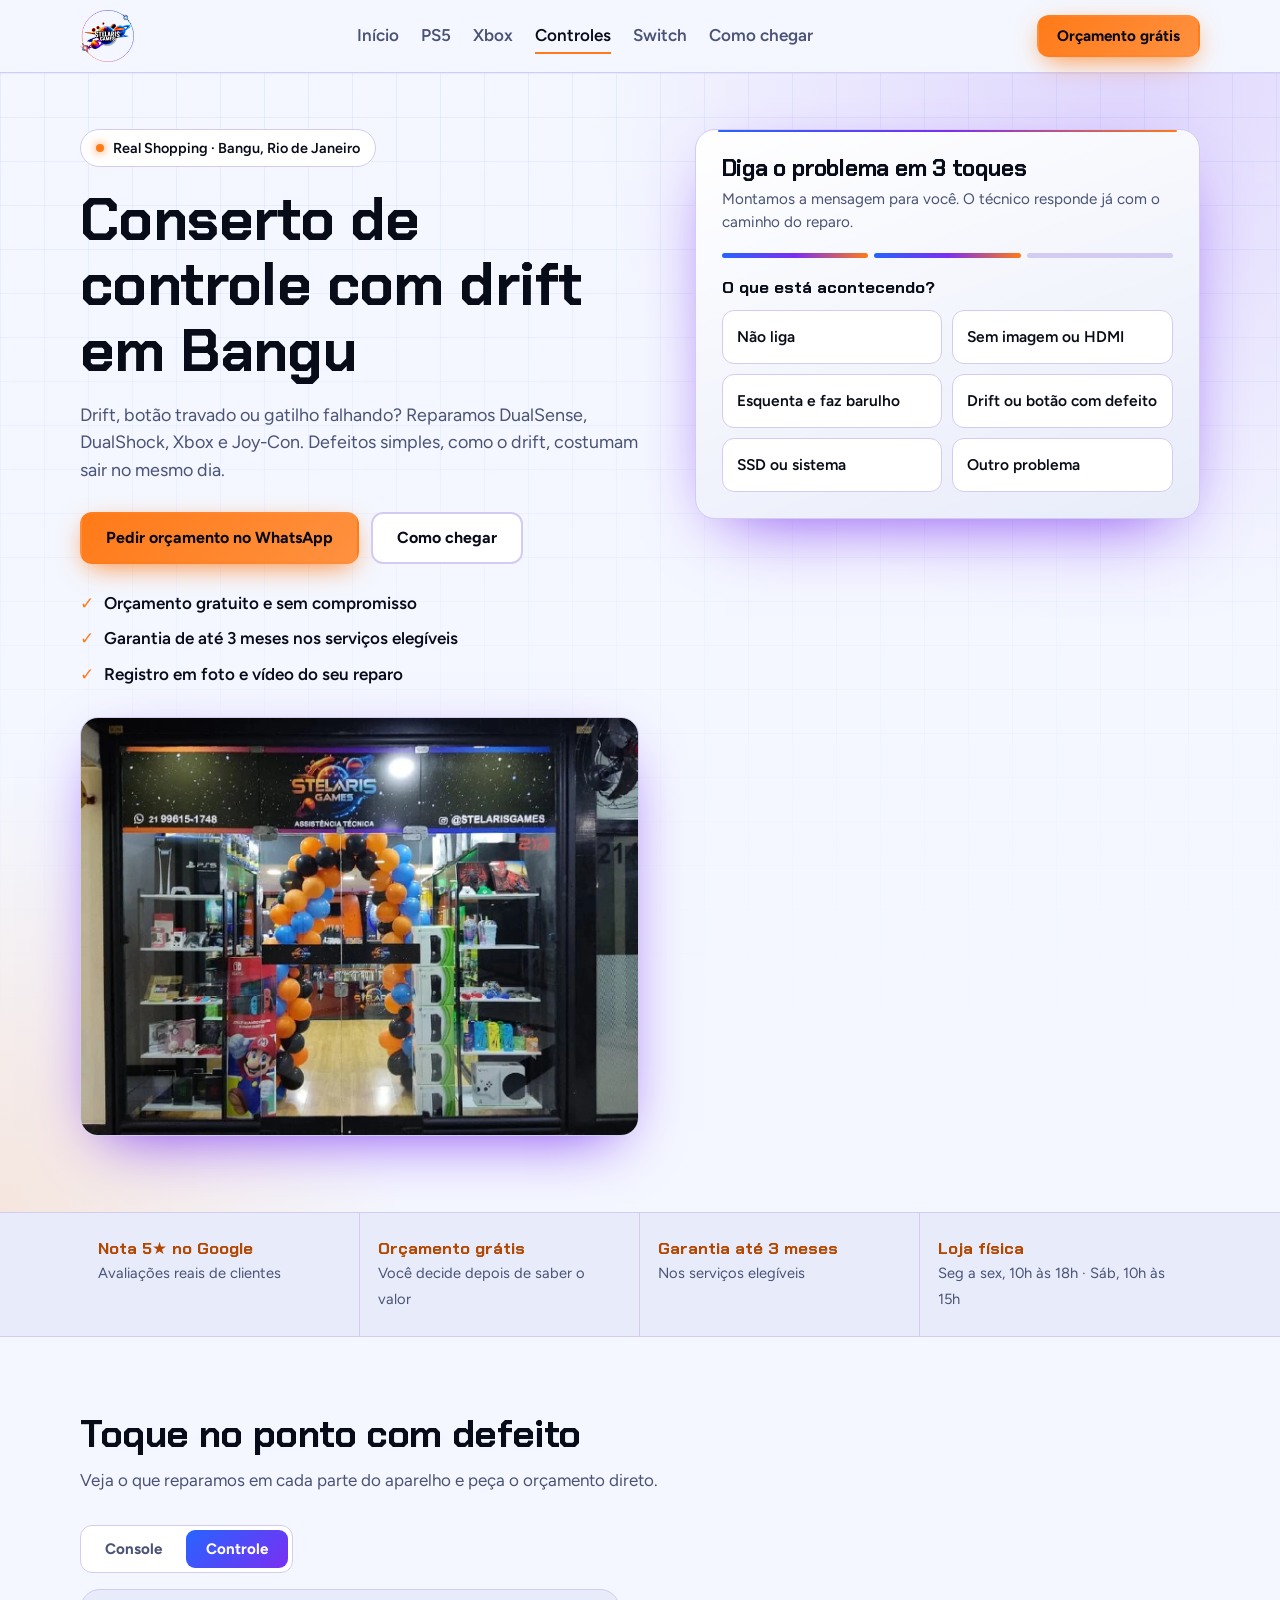
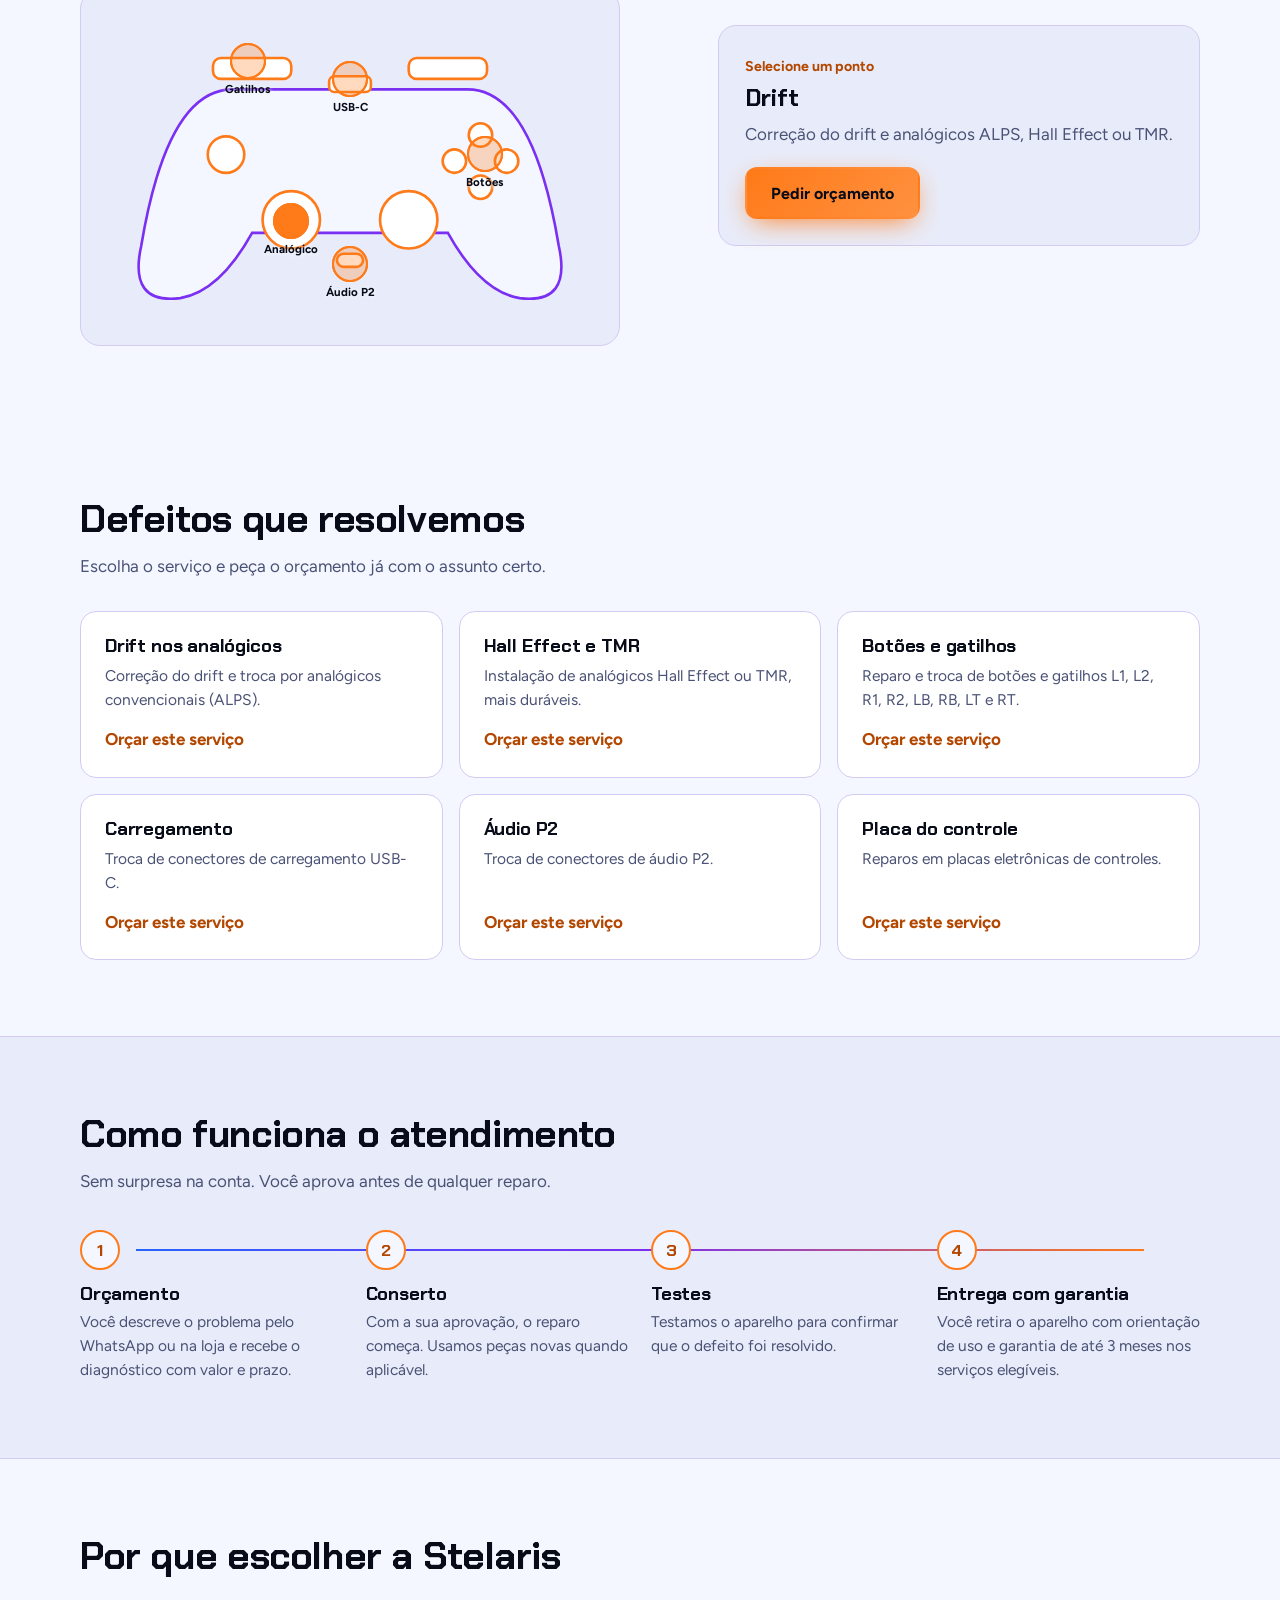
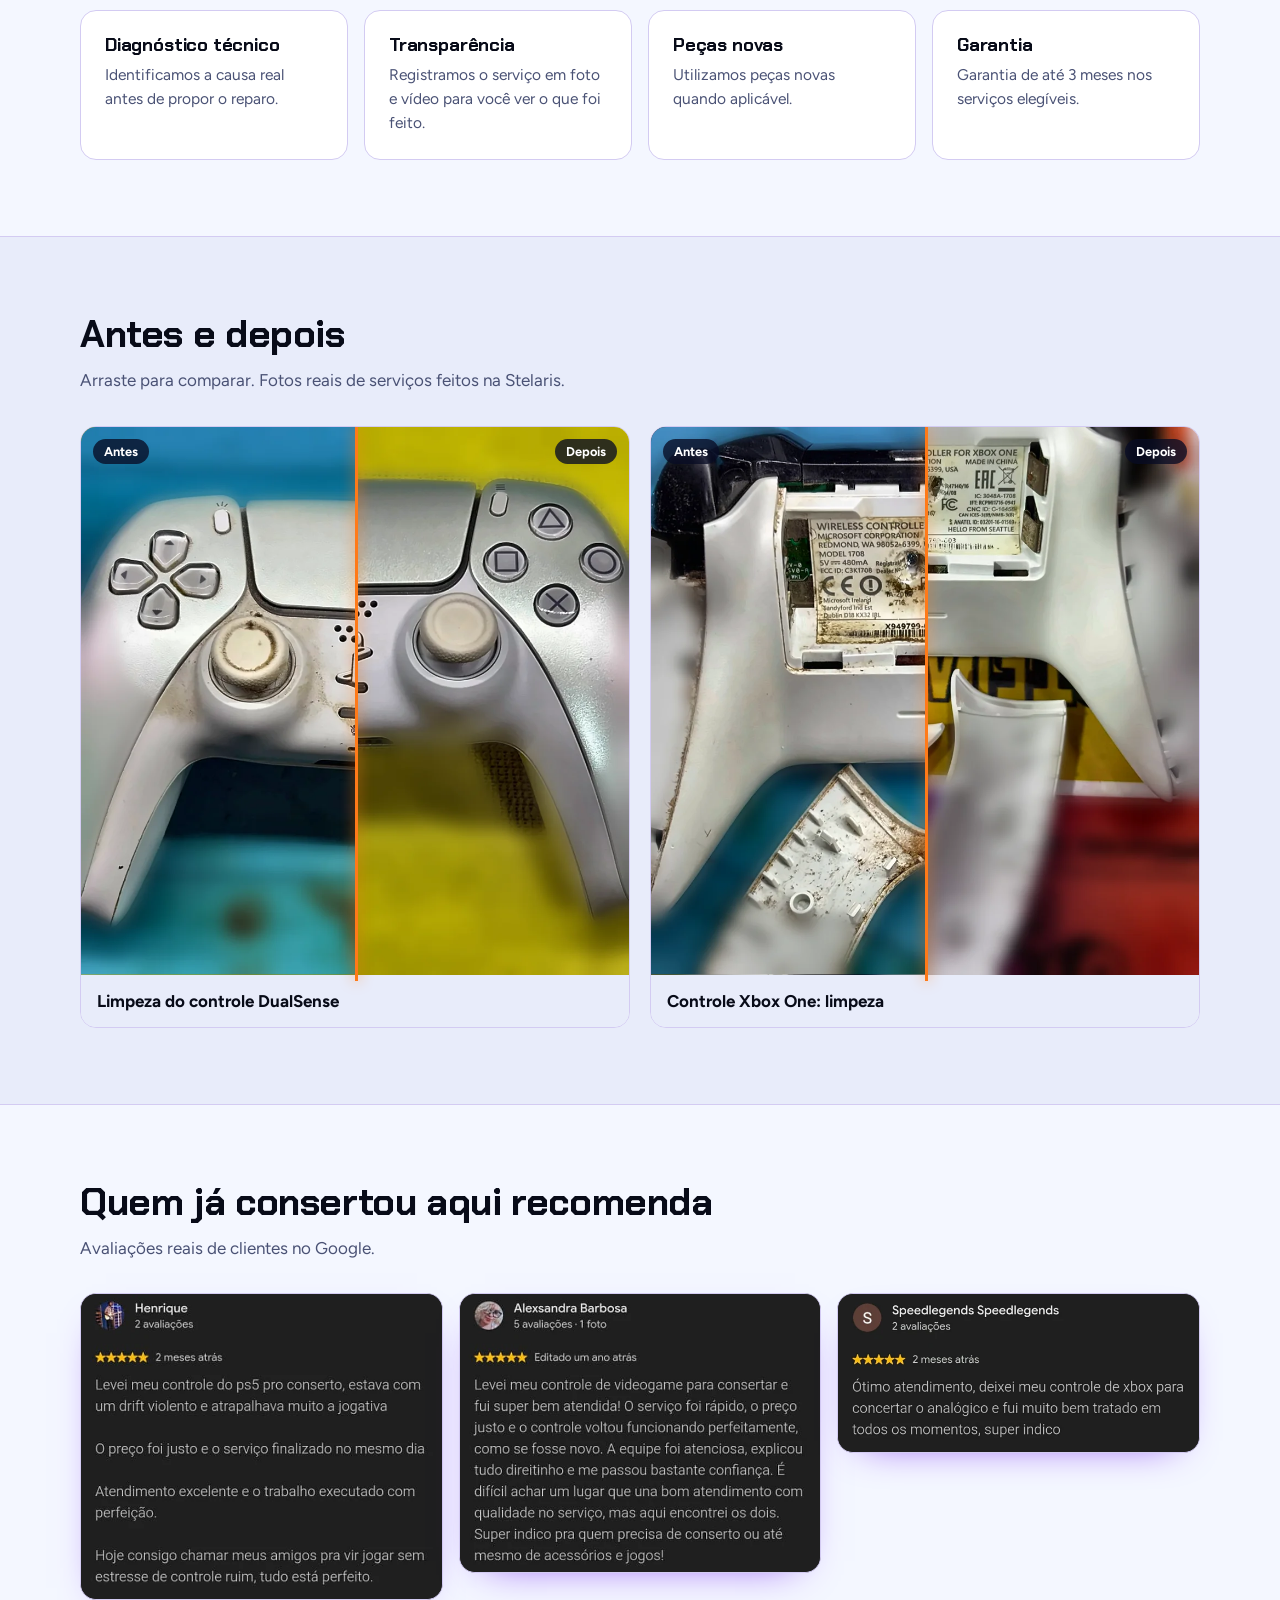
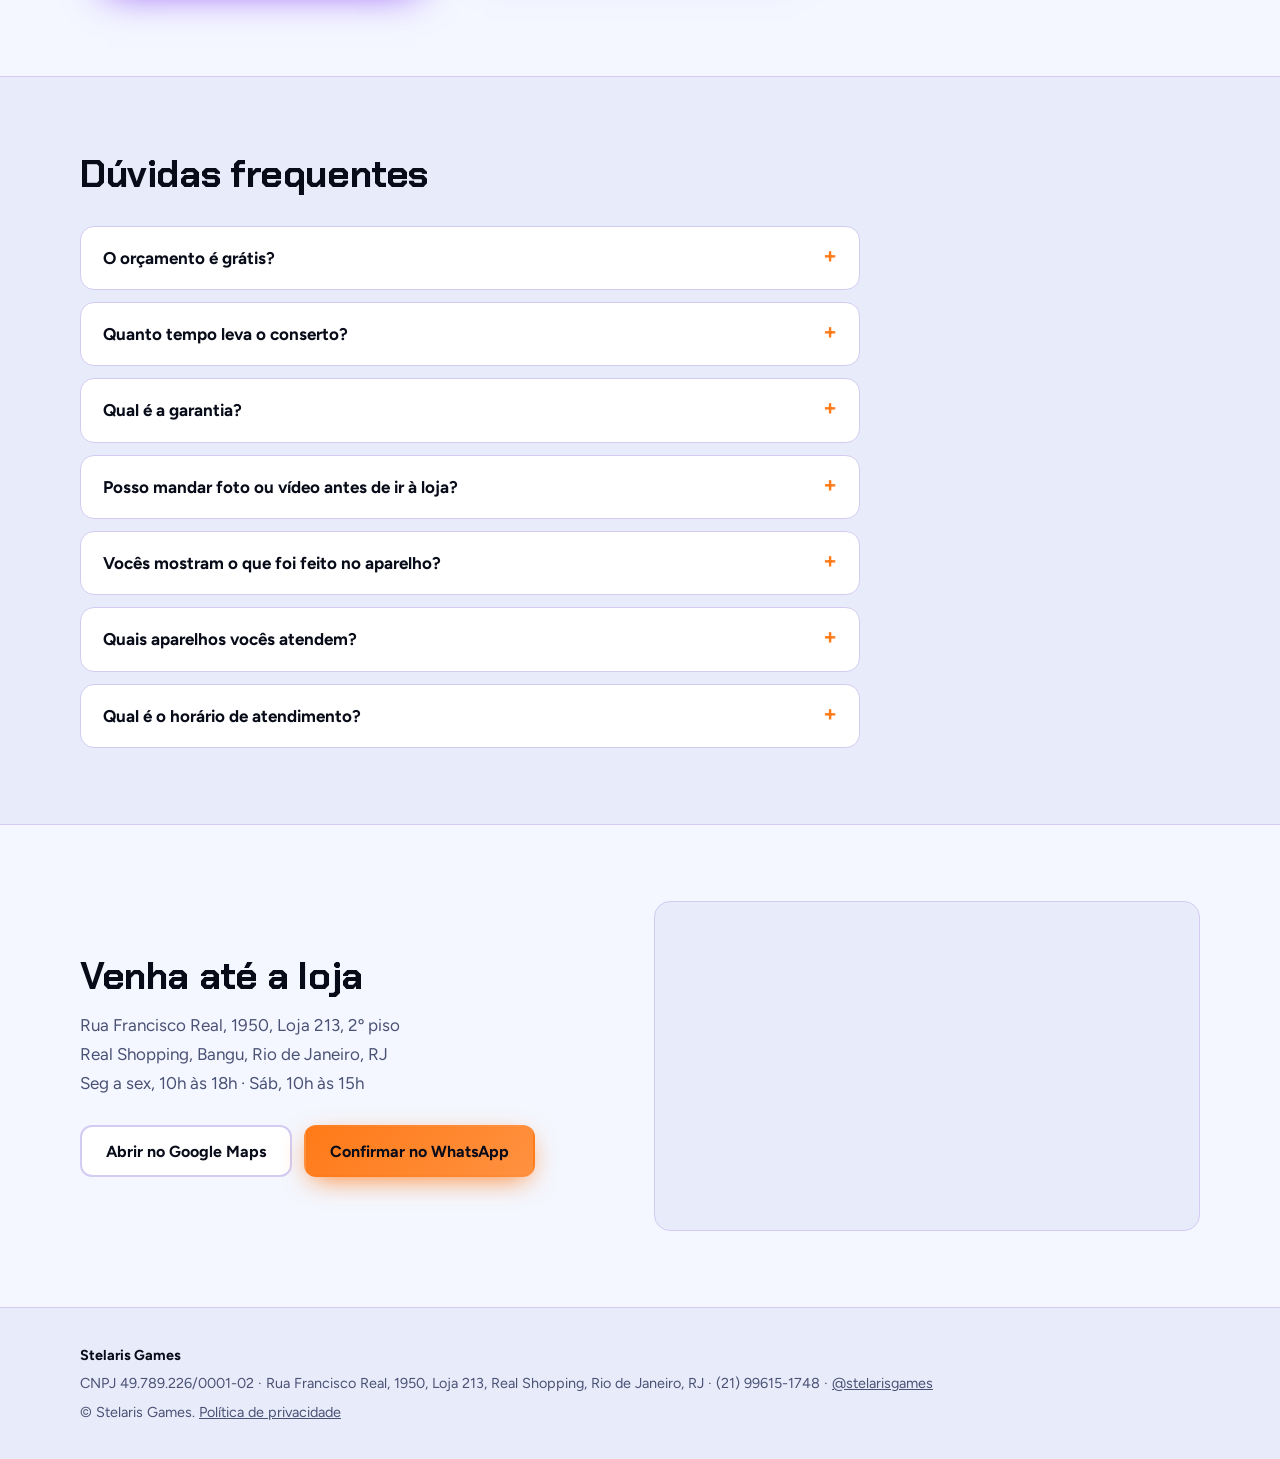
<file: controle.html>
<!DOCTYPE html>
<html lang="pt-BR"><head><meta charset="utf-8">
<meta name="viewport" content="width=device-width, initial-scale=1">
<title>Conserto de controle com drift em Bangu | Stelaris Games</title><meta name="description" content="Conserto de controle com drift em Bangu: DualSense, DualShock, Xbox e Joy-Con. Analógicos Hall Effect e TMR. Orçamento grátis.">
<link rel="canonical" href="https://stelarisgames.com.br/controle.html"><meta name="theme-color" content="#1f2a6b">
<meta property="og:title" content="Conserto de controle com drift em Bangu | Stelaris Games"><meta property="og:description" content="Conserto de controle com drift em Bangu: DualSense, DualShock, Xbox e Joy-Con. Analógicos Hall Effect e TMR. Orçamento grátis."><meta property="og:image" content="https://stelarisgames.com.br/sg-hero-fachada.webp"><meta property="og:type" content="website"><meta property="og:url" content="https://stelarisgames.com.br/controle.html">
<link rel="icon" type="image/png" href="sg-favicon.png">
<link rel="preconnect" href="https://fonts.googleapis.com"><link rel="preconnect" href="https://fonts.gstatic.com" crossorigin>
<link href="https://fonts.googleapis.com/css2?family=Chakra+Petch:wght@500;700&family=Figtree:wght@400;600;700&display=swap" rel="stylesheet">
<style>:root{color-scheme:dark;--bg:#080B18;--bg2:#0e1431;--card:rgba(255,255,255,.045);--text:#F4F7FF;--muted:#A9B3D8;--purple:#9160F4;--purple2:#7A2FF2;--blue:#2764FF;--orange:#FF7A18;--orange2:#FF9140;--acc:#FF9140;--on-orange:#080B18;--line:rgba(134,80,243,.34);--glow1:rgba(122,47,242,.36);--glow2:rgba(255,122,24,.2);--grid:rgba(39,100,255,.1);--head:"Chakra Petch",system-ui,sans-serif;--body:"Figtree",system-ui,-apple-system,"Segoe UI",sans-serif}
@media(prefers-color-scheme:light){:root{color-scheme:light;--bg:#F4F7FF;--bg2:#E8ECFA;--card:#fff;--text:#080B18;--muted:#4a5275;--purple:#7A2FF2;--purple2:#7A2FF2;--blue:#2764FF;--acc:#B34700;--line:#d3cbf2;--glow1:rgba(122,47,242,.16);--glow2:rgba(255,122,24,.14);--grid:rgba(39,100,255,.07)}}
*,*::before,*::after{box-sizing:border-box}
html{scroll-behavior:smooth;scroll-padding-top:76px}
body{margin:0;background:var(--bg);color:var(--text);font:400 17px/1.55 var(--body);-webkit-text-size-adjust:100%}
h1,h2,h3{font-family:var(--head);line-height:1.1;margin:0;letter-spacing:-.01em}
h1{font-size:clamp(2.2rem,6.4vw,3.7rem);font-weight:700}h2{font-size:clamp(1.7rem,4vw,2.4rem);font-weight:700}h3{font-size:1.15rem;font-weight:700}
p{margin:0}a{color:inherit}img{max-width:100%;height:auto}
.wrap{width:min(1120px,100% - 40px);margin-inline:auto}
section{padding:76px 0}.lead{color:var(--muted);max-width:60ch;margin-top:12px}
:focus-visible{outline:3px solid var(--orange2);outline-offset:3px;border-radius:6px}
.btn{display:inline-flex;align-items:center;justify-content:center;min-height:52px;padding:0 24px;border-radius:12px;font:700 1rem var(--body);text-decoration:none;border:2px solid transparent;cursor:pointer;transition:transform .15s,box-shadow .2s}
.btn-wa{background:linear-gradient(135deg,var(--orange),var(--orange2));color:var(--on-orange);box-shadow:0 8px 28px -8px var(--orange)}
.btn-wa:hover{transform:translateY(-2px);box-shadow:0 12px 34px -8px var(--orange)}
.btn-ghost{border-color:var(--line);background:var(--card);color:var(--text)}.btn-ghost:hover{border-color:var(--purple)}
header.top{position:sticky;top:0;z-index:30;padding:10px 0;background:color-mix(in srgb,var(--bg) 82%,transparent);backdrop-filter:blur(14px);-webkit-backdrop-filter:blur(14px);border-bottom:1px solid var(--line)}
.bar{display:flex;flex-wrap:wrap;align-items:center;justify-content:space-between;gap:8px 16px}
.brand img{display:block;height:38px;width:auto}
header.top .btn{min-height:42px;padding:0 18px;font-size:.95rem}
header.top nav{order:3;width:100%;display:flex;gap:22px;font-weight:600;overflow-x:auto;white-space:nowrap;padding:8px 0 2px;scrollbar-width:none}header.top nav::-webkit-scrollbar{display:none}
header.top nav a{text-decoration:none;color:var(--muted);padding:4px 0;border-bottom:2px solid transparent}header.top nav a:hover{color:var(--text)}
header.top nav a[aria-current="page"]{color:var(--text);border-bottom-color:var(--orange)}
@media(min-width:900px){header.top nav{order:0;width:auto;overflow:visible;padding:0}.brand img{height:52px}}
@media(max-width:899px){.brand img{height:44px!important}}
.hero{position:relative;overflow:hidden;padding:56px 0 76px;background:radial-gradient(60% 70% at 88% 0%,var(--glow1),transparent 70%),radial-gradient(45% 55% at 0% 100%,var(--glow2),transparent 70%),var(--bg)}
.hero::before{content:"";position:absolute;inset:0;background-image:linear-gradient(var(--grid) 1px,transparent 1px),linear-gradient(90deg,var(--grid) 1px,transparent 1px);background-size:44px 44px;mask-image:linear-gradient(180deg,#000,transparent 85%);-webkit-mask-image:linear-gradient(180deg,#000,transparent 85%)}
.hero-grid{position:relative;display:grid;gap:40px;align-items:start}
@media(min-width:900px){.hero-grid{grid-template-columns:1.05fr .95fr;gap:56px}}
.pill{display:inline-flex;align-items:center;gap:9px;background:var(--card);border:1px solid var(--line);border-radius:99px;padding:7px 15px;font-size:.9rem;font-weight:600;margin-bottom:20px}
.pill::before{content:"";width:8px;height:8px;border-radius:50%;background:var(--orange);box-shadow:0 0 10px var(--orange)}
.hero .lead{font-size:1.12rem;color:var(--muted);margin-top:18px}
.cta-row{display:flex;flex-wrap:wrap;gap:12px;margin-top:28px}
.ticks{list-style:none;padding:0;margin:26px 0 0;display:grid;gap:9px;font-weight:600}
.ticks li::before{content:"✓";color:var(--orange);font-weight:700;margin-right:10px}
.himg{display:block;width:100%;max-width:560px;aspect-ratio:4/3;object-fit:cover;border-radius:18px;margin-top:30px;border:1px solid var(--line);box-shadow:0 20px 60px -24px var(--purple2)}
.wizard{position:relative;background:linear-gradient(160deg,var(--card),transparent),var(--bg2);border:1px solid var(--line);border-radius:20px;padding:26px;box-shadow:0 24px 70px -30px var(--purple2)}
.wizard::before{content:"";position:absolute;left:22px;right:22px;top:0;height:2px;background:linear-gradient(90deg,var(--blue),var(--purple),var(--orange));border-radius:2px}
.wizard h2{font-size:1.45rem}.sub{color:var(--muted);font-size:.95rem;margin:6px 0 18px}
.prog{display:flex;gap:6px;margin-bottom:18px}.prog span{flex:1;height:5px;border-radius:9px;background:var(--line)}.prog span.on{background:linear-gradient(90deg,var(--blue),var(--purple),var(--orange))}
.q{font:700 1.05rem var(--head);margin-bottom:12px}
.opts{display:grid;grid-template-columns:1fr 1fr;gap:10px}
.opt{min-height:54px;padding:10px 14px;text-align:left;border-radius:12px;border:1px solid var(--line);background:var(--card);color:var(--text);font:600 .97rem var(--body);cursor:pointer;transition:border-color .15s,transform .15s,background .15s}
.opt:hover{border-color:var(--orange);background:rgba(255,122,26,.1);transform:translateY(-1px)}
.back{background:none;border:0;color:var(--muted);font:600 .9rem var(--body);margin-top:14px;cursor:pointer;text-decoration:underline;padding:6px 0}
.result{display:grid;gap:12px}.result .btn{width:100%}
.summary{background:var(--card);border:1px solid var(--line);border-radius:12px;padding:14px;font-size:.97rem}.summary b{display:block;margin-bottom:4px;color:var(--acc)}.note{font-size:.85rem;color:var(--muted)}
.trust{background:var(--bg2);border-block:1px solid var(--line)}
.trust-grid{display:grid;grid-template-columns:repeat(2,1fr)}@media(min-width:800px){.trust-grid{grid-template-columns:repeat(4,1fr)}}
.trust-grid div{padding:24px 18px;border-right:1px solid var(--line)}.trust-grid div:last-child{border-right:0}
.trust-grid b{display:block;font:700 1.05rem var(--head);color:var(--acc)}.trust-grid span{font-size:.92rem;color:var(--muted)}
.xr{display:grid;gap:28px;margin-top:32px;align-items:center}@media(min-width:900px){.xr{grid-template-columns:1.1fr .9fr;gap:48px}}
.tabs{display:inline-flex;gap:4px;padding:4px;border:1px solid var(--line);border-radius:12px;background:var(--card);margin-bottom:16px}
.tab{border:0;background:none;color:var(--muted);font:700 .95rem var(--body);padding:10px 20px;border-radius:9px;cursor:pointer}
.tab[aria-selected="true"]{background:linear-gradient(135deg,var(--blue),var(--purple2));color:#fff}
.dev{position:relative;max-width:540px;border:1px solid var(--line);border-radius:20px;background:var(--bg2);padding:8px}
.dev[hidden]{display:none}.dev svg{display:block;width:100%;height:auto}
.pcb{fill:var(--bg);stroke:var(--purple);stroke-width:2}.tr{fill:none;stroke:var(--purple);stroke-opacity:.5;stroke-width:2}
.blk{fill:var(--card);stroke:var(--orange);stroke-width:2}.fan{transform-box:fill-box;transform-origin:center;animation:spin 5s linear infinite}.fan path{fill:var(--purple);fill-opacity:.55}
@keyframes spin{to{transform:rotate(360deg)}}
.hot{position:absolute;width:36px;height:36px;margin:-18px 0 0 -18px;border-radius:50%;border:2px solid var(--orange);background:rgba(255,122,26,.28);cursor:pointer;padding:0}
.hot::after{content:"";position:absolute;inset:-2px;border-radius:50%;border:2px solid var(--orange);animation:pulse 2.2s ease-out infinite}
@keyframes pulse{from{transform:scale(1);opacity:.8}to{transform:scale(1.9);opacity:0}}
.hot[aria-pressed="true"]{background:var(--orange)}.hot[aria-pressed="true"]::after{animation:none}
.hot span{position:absolute;top:100%;left:50%;transform:translateX(-50%);margin-top:5px;font:700 .72rem var(--body);white-space:nowrap;color:var(--text);text-shadow:0 1px 4px var(--bg)}
.hp{background:var(--bg2);border:1px solid var(--line);border-radius:18px;padding:26px;min-height:210px}
.hp small{color:var(--acc);font-weight:700}.hp h3{font-size:1.5rem;margin:6px 0 10px}.hp p{color:var(--muted);margin-bottom:20px}
.cards{display:grid;gap:16px;margin-top:32px}
@media(min-width:700px){.cards{grid-template-columns:repeat(2,1fr)}}@media(min-width:1000px){.cards{grid-template-columns:repeat(3,1fr)}}
.card{background:var(--card);border:1px solid var(--line);border-radius:16px;padding:24px;display:flex;flex-direction:column;gap:8px;transition:border-color .2s,transform .2s}
.card:hover{border-color:var(--orange);transform:translateY(-3px)}
.card p{color:var(--muted);font-size:.97rem;flex:1}.card a{font-weight:700;color:var(--acc);text-decoration:none;margin-top:6px}.card a:hover{text-decoration:underline}
.alt{background:var(--bg2);border-block:1px solid var(--line)}
.steps{display:grid;gap:22px;margin-top:36px;counter-reset:s}@media(min-width:900px){.steps{grid-template-columns:repeat(4,1fr);position:relative}.steps::before{content:"";position:absolute;top:19px;left:5%;right:5%;height:2px;background:linear-gradient(90deg,var(--blue),var(--purple),var(--orange))}}
.step{position:relative;counter-increment:s;padding-top:0}
.step::before{content:counter(s);display:grid;place-items:center;width:40px;height:40px;border-radius:50%;background:var(--bg);border:2px solid var(--orange);color:var(--acc);font:700 1.05rem var(--head);margin-bottom:14px;position:relative}
.step p{color:var(--muted);margin-top:6px;font-size:.97rem}
.cmps{display:grid;gap:20px;margin-top:32px;grid-template-columns:repeat(auto-fit,minmax(min(100%,300px),1fr))}
.cmp{margin:0;position:relative;border-radius:16px;overflow:hidden;border:1px solid var(--line);background:var(--bg)}
.cmp img{display:block;width:100%;aspect-ratio:1/1;object-fit:cover}.cmp .top{position:absolute;inset:0;clip-path:inset(0 calc(100% - var(--p)) 0 0)}
.cmp::after{content:"";position:absolute;top:0;bottom:46px;left:var(--p);width:3px;background:var(--orange);box-shadow:0 0 14px var(--orange);pointer-events:none}
.cmp input{position:absolute;left:0;top:0;width:100%;height:calc(100% - 46px);margin:0;opacity:0;cursor:ew-resize}.cmp:focus-within{outline:3px solid var(--orange2)}
.tg{position:absolute;top:12px;padding:3px 11px;border-radius:99px;background:rgba(8,12,36,.78);color:#fff;font-size:.8rem;font-weight:700}.tg.l{left:12px}.tg.r{right:12px}
.cmp figcaption{padding:13px 16px;font-weight:700;background:var(--bg2)}
.rev{display:grid;gap:16px;margin-top:32px;align-items:start}@media(min-width:800px){.rev{grid-template-columns:repeat(3,1fr)}}
.rv{margin:0;border-radius:16px;overflow:hidden;border:1px solid var(--line);background:#1e1e1e;box-shadow:0 14px 40px -26px var(--purple2)}.rv img{display:block;width:100%;height:auto}
@media(min-width:1000px){.cards4{grid-template-columns:repeat(4,1fr)}}
details{background:var(--card);border:1px solid var(--line);border-radius:14px;margin-top:12px;max-width:780px}details:first-of-type{margin-top:30px}
summary{cursor:pointer;padding:18px 22px;font-weight:700;list-style:none;display:flex;justify-content:space-between;gap:12px}summary::-webkit-details-marker{display:none}
summary::after{content:"+";font-size:1.4rem;line-height:1;color:var(--orange)}details[open] summary::after{content:"–"}details[open]{border-color:var(--purple)}details p{padding:0 22px 18px;color:var(--muted)}
.loc{display:grid;gap:28px}@media(min-width:850px){.loc{grid-template-columns:1fr 1fr;align-items:center}}
.addr{font-style:normal;margin-top:14px;line-height:1.7;color:var(--muted)}.map{border:1px solid var(--line);border-radius:16px;width:100%;height:330px;background:var(--bg2)}
footer{padding:36px 0 120px;border-top:1px solid var(--line);color:var(--muted);font-size:.9rem;background:var(--bg2)}footer .wrap{display:grid;gap:6px}footer b{color:var(--text)}
.sticky{position:fixed;left:0;right:0;bottom:0;z-index:20;display:flex;gap:10px;padding:10px 14px calc(10px + env(safe-area-inset-bottom,0px));background:color-mix(in srgb,var(--bg) 90%,transparent);backdrop-filter:blur(12px);-webkit-backdrop-filter:blur(12px);border-top:1px solid var(--line)}
.sticky .btn{flex:1;min-height:48px}@media(min-width:900px){.sticky{display:none}footer{padding-bottom:36px}}
@media(prefers-reduced-motion:reduce){html{scroll-behavior:auto}.fan,.hot::after{animation:none}.btn,.card,.opt{transition:none}}
</style>
<script type="application/ld+json">{"@context": "https://schema.org", "@type": "LocalBusiness", "name": "Stelaris Games", "url": "https://stelarisgames.com.br/", "telephone": "+55 21 99615-1748", "image": "https://stelarisgames.com.br/sg-hero-fachada.webp", "address": {"@type": "PostalAddress", "streetAddress": "Rua Francisco Real, 1950, Loja 213, Real Shopping", "addressLocality": "Rio de Janeiro", "addressRegion": "RJ", "addressCountry": "BR"}, "openingHoursSpecification": [{"@type": "OpeningHoursSpecification", "dayOfWeek": ["Monday", "Tuesday", "Wednesday", "Thursday", "Friday"], "opens": "10:00", "closes": "18:00"}, {"@type": "OpeningHoursSpecification", "dayOfWeek": "Saturday", "opens": "10:00", "closes": "15:00"}]}</script></head>
<body>
<header class="top"><div class="wrap bar"><a class="brand" href="index.html"><img src="sg-logo.png" alt="Stelaris Games" width="54" height="52"></a><nav aria-label="Principal"><a href="index.html">Início</a><a href="ps5.html">PS5</a><a href="xbox.html">Xbox</a><a href="controle.html" aria-current="page">Controles</a><a href="switch.html">Switch</a><a href="#local">Como chegar</a></nav>
<a class="btn btn-wa" href="https://wa.me/5521996151748" data-msg="Olá! Meu controle está com drift. Pode me passar um orçamento?" data-track="whatsapp_header">Orçamento grátis</a></div></header>
<main>
<section class="hero"><div class="wrap hero-grid"><div>
<span class="pill">Real Shopping · Bangu, Rio de Janeiro</span><h1>Conserto de controle com drift em Bangu</h1><p class="lead">Drift, botão travado ou gatilho falhando? Reparamos DualSense, DualShock, Xbox e Joy-Con. Defeitos simples, como o drift, costumam sair no mesmo dia.</p>
<div class="cta-row"><a class="btn btn-wa" href="https://wa.me/5521996151748" data-msg="Olá! Meu controle está com drift. Pode me passar um orçamento?" data-track="whatsapp_hero">Pedir orçamento no WhatsApp</a><a class="btn btn-ghost" href="https://maps.app.goo.gl/uSFVXtiMWQx1u5JZ9" target="_blank" rel="noopener" data-track="rota_hero">Como chegar</a></div>
<ul class="ticks"><li>Orçamento gratuito e sem compromisso</li><li>Garantia de até 3 meses nos serviços elegíveis</li><li>Registro em foto e vídeo do seu reparo</li></ul>
<img class="himg" src="sg-hero-fachada.webp" alt="Fachada da Stelaris Games no Real Shopping, Bangu" width="1200" height="900"></div>
<div class="wizard" data-device="Controle"><h2>Diga o problema em 3 toques</h2><p class="sub">Montamos a mensagem para você. O técnico responde já com o caminho do reparo.</p><div id="wz" aria-live="polite"></div></div></div></section>
<div class="trust"><div class="wrap trust-grid"><div><b>Nota 5★ no Google</b><span>Avaliações reais de clientes</span></div><div><b>Orçamento grátis</b><span>Você decide depois de saber o valor</span></div><div><b>Garantia até 3 meses</b><span>Nos serviços elegíveis</span></div><div><b>Loja física</b><span>Seg a sex, 10h às 18h · Sáb, 10h às 15h</span></div></div></div>
<section id="mapa"><div class="wrap"><h2>Toque no ponto com defeito</h2><p class="lead">Veja o que reparamos em cada parte do aparelho e peça o orçamento direto.</p><div class="xr"><div><div class="tabs" role="tablist"><button class="tab" role="tab" data-v="console" aria-selected="false">Console</button><button class="tab" role="tab" data-v="controle" aria-selected="true">Controle</button></div><div class="dev" data-v="console" hidden><svg viewBox="0 0 400 260" role="img" aria-label="Esquema interno de um console"><rect class="pcb" x="10" y="10" width="380" height="240" rx="18"/><path class="tr" d="M110 75H190M120 110H150M75 110V160M120 190H150M230 120H290M300 76V170M250 190H290M190 175V230H330"/><rect class="blk" x="300" y="40" width="70" height="36" rx="6"/><rect class="blk" x="30" y="160" width="90" height="60" rx="8"/><rect class="blk" x="290" y="170" width="80" height="40" rx="6"/><rect class="blk" x="40" y="40" width="70" height="70" rx="8"/><circle class="blk" cx="190" cy="120" r="55"/><g class="fan"><path d="M190 120c-10-40 20-50 28-20zM190 120c40-10 50 20 20 28zM190 120c10 40-20 50-28 20zM190 120c-40 10-50-20-20-28z"/></g></svg><button class="hot" type="button" aria-pressed="false" style="left:84%;top:22%" data-t="Sem imagem ou HDMI" data-d="Troca da entrada HDMI e substituição do CI HDMI." data-m="Olá! Defeito: Sem imagem ou HDMI (Controle). Quero um orçamento."><span>HDMI</span></button><button class="hot" type="button" aria-pressed="false" style="left:19%;top:73%" data-t="Não liga" data-d="Fontes de alimentação, circuitos de alimentação e curtos-circuitos." data-m="Olá! Defeito: Não liga (Controle). Quero um orçamento."><span>Fonte</span></button><button class="hot" type="button" aria-pressed="false" style="left:47%;top:46%" data-t="Barulho e superaquecimento" data-d="Limpeza interna, pasta térmica, metal líquido do PS5, coolers e ventoinhas." data-m="Olá! Defeito: Barulho e superaquecimento (Controle). Quero um orçamento."><span>Cooler</span></button><button class="hot" type="button" aria-pressed="false" style="left:82%;top:73%" data-t="SSD e sistema" data-d="Troca de HD e SSD, upgrade e reinstalação de sistema." data-m="Olá! Defeito: SSD e sistema (Controle). Quero um orçamento."><span>SSD</span></button><button class="hot" type="button" aria-pressed="false" style="left:19%;top:29%" data-t="Reparo de placa" data-d="Componentes SMD, VRM e MOSFETs, chipset, NAND e reballing em consoles compatíveis." data-m="Olá! Defeito: Reparo de placa (Controle). Quero um orçamento."><span>Placa</span></button></div><div class="dev" data-v="controle"><svg viewBox="0 0 400 260" role="img" aria-label="Esquema de um controle"><path class="pcb" d="M110 70Q60 70 40 190Q30 235 70 230Q100 225 125 180L275 180Q300 225 330 230Q370 235 360 190Q340 70 290 70Z"/><rect class="blk" x="95" y="46" width="60" height="16" rx="6"/><rect class="blk" x="245" y="46" width="60" height="16" rx="6"/><rect class="blk" x="184" y="60" width="32" height="12" rx="4"/><circle class="blk" cx="155" cy="170" r="22"/><circle class="blk" cx="245" cy="170" r="22"/><circle class="blk" cx="105" cy="120" r="14"/><circle class="blk" cx="300" cy="105" r="9"/><circle class="blk" cx="320" cy="125" r="9"/><circle class="blk" cx="280" cy="125" r="9"/><circle class="blk" cx="300" cy="145" r="9"/><rect class="blk" x="190" y="196" width="20" height="10" rx="5"/></svg><button class="hot" type="button" aria-pressed="false" style="left:39%;top:65%" data-t="Drift" data-d="Correção do drift e analógicos ALPS, Hall Effect ou TMR." data-m="Olá! Defeito: Drift (Controle). Quero um orçamento."><span>Analógico</span></button><button class="hot" type="button" aria-pressed="false" style="left:31%;top:20%" data-t="Gatilhos" data-d="Reparo de L1, L2, R1, R2, LB, RB e LT/RT." data-m="Olá! Defeito: Gatilhos (Controle). Quero um orçamento."><span>Gatilhos</span></button><button class="hot" type="button" aria-pressed="false" style="left:75%;top:46%" data-t="Botões" data-d="Reparo e substituição de botões." data-m="Olá! Defeito: Botões (Controle). Quero um orçamento."><span>Botões</span></button><button class="hot" type="button" aria-pressed="false" style="left:50%;top:25%" data-t="Carregamento" data-d="Troca de conectores de carregamento." data-m="Olá! Defeito: Carregamento (Controle). Quero um orçamento."><span>USB-C</span></button><button class="hot" type="button" aria-pressed="false" style="left:50%;top:77%" data-t="Áudio P2" data-d="Troca de conectores de áudio P2." data-m="Olá! Defeito: Áudio P2 (Controle). Quero um orçamento."><span>Áudio P2</span></button></div></div><div class="hp" aria-live="polite"><small>Selecione um ponto</small><h3 id="hp-t"></h3><p id="hp-d"></p><a class="btn btn-wa" id="hp-a" href="https://wa.me/5521996151748" data-track="whatsapp_mapa">Pedir orçamento</a></div></div></div></section>
<section id="servicos"><div class="wrap"><h2>Defeitos que resolvemos</h2><p class="lead">Escolha o serviço e peça o orçamento já com o assunto certo.</p><div class="cards"><article class="card"><h3>Drift nos analógicos</h3><p>Correção do drift e troca por analógicos convencionais (ALPS).</p><a href="https://wa.me/5521996151748" data-msg="Olá! Meu controle está com drift. Quero um orçamento." data-track="whatsapp_card">Orçar este serviço</a></article><article class="card"><h3>Hall Effect e TMR</h3><p>Instalação de analógicos Hall Effect ou TMR, mais duráveis.</p><a href="https://wa.me/5521996151748" data-msg="Olá! Quero instalar analógicos Hall Effect/TMR no meu controle." data-track="whatsapp_card">Orçar este serviço</a></article><article class="card"><h3>Botões e gatilhos</h3><p>Reparo e troca de botões e gatilhos L1, L2, R1, R2, LB, RB, LT e RT.</p><a href="https://wa.me/5521996151748" data-msg="Olá! Meu controle está com botão ou gatilho com defeito. Quero um orçamento." data-track="whatsapp_card">Orçar este serviço</a></article><article class="card"><h3>Carregamento</h3><p>Troca de conectores de carregamento USB-C.</p><a href="https://wa.me/5521996151748" data-msg="Olá! Meu controle não carrega. Quero um orçamento." data-track="whatsapp_card">Orçar este serviço</a></article><article class="card"><h3>Áudio P2</h3><p>Troca de conectores de áudio P2.</p><a href="https://wa.me/5521996151748" data-msg="Olá! O áudio P2 do meu controle não funciona. Quero um orçamento." data-track="whatsapp_card">Orçar este serviço</a></article><article class="card"><h3>Placa do controle</h3><p>Reparos em placas eletrônicas de controles.</p><a href="https://wa.me/5521996151748" data-msg="Olá! Meu controle precisa de reparo de placa. Quero um orçamento." data-track="whatsapp_card">Orçar este serviço</a></article></div></div></section>
<section class="alt" id="como-funciona"><div class="wrap"><h2>Como funciona o atendimento</h2><p class="lead">Sem surpresa na conta. Você aprova antes de qualquer reparo.</p><div class="steps">
<div class="step"><h3>Orçamento</h3><p>Você descreve o problema pelo WhatsApp ou na loja e recebe o diagnóstico com valor e prazo.</p></div>
<div class="step"><h3>Conserto</h3><p>Com a sua aprovação, o reparo começa. Usamos peças novas quando aplicável.</p></div>
<div class="step"><h3>Testes</h3><p>Testamos o aparelho para confirmar que o defeito foi resolvido.</p></div>
<div class="step"><h3>Entrega com garantia</h3><p>Você retira o aparelho com orientação de uso e garantia de até 3 meses nos serviços elegíveis.</p></div></div></div></section>
<section id="diferenciais"><div class="wrap"><h2>Por que escolher a Stelaris</h2><div class="cards cards4">
<article class="card"><h3>Diagnóstico técnico</h3><p>Identificamos a causa real antes de propor o reparo.</p></article>
<article class="card"><h3>Transparência</h3><p>Registramos o serviço em foto e vídeo para você ver o que foi feito.</p></article>
<article class="card"><h3>Peças novas</h3><p>Utilizamos peças novas quando aplicável.</p></article>
<article class="card"><h3>Garantia</h3><p>Garantia de até 3 meses nos serviços elegíveis.</p></article></div></div></section>
<section class="alt" id="antes-depois"><div class="wrap"><h2>Antes e depois</h2><p class="lead">Arraste para comparar. Fotos reais de serviços feitos na Stelaris.</p><div class="cmps"><figure class="cmp" style="--p:50%"><img src="sg-depois-dualsense.webp" alt="Depois: Limpeza do controle DualSense" width="1000" height="1000" loading="lazy"><img class="top" src="sg-antes-dualsense.webp" alt="Antes: Limpeza do controle DualSense" width="1000" height="1000" loading="lazy"><span class="tg l">Antes</span><span class="tg r">Depois</span><input type="range" min="0" max="100" value="50" aria-label="Comparar antes e depois: Limpeza do controle DualSense"><figcaption>Limpeza do controle DualSense</figcaption></figure><figure class="cmp" style="--p:50%"><img src="sg-depois-controle-xbox.webp" alt="Depois: Controle Xbox One: limpeza" width="1000" height="1000" loading="lazy"><img class="top" src="sg-antes-controle-xbox.webp" alt="Antes: Controle Xbox One: limpeza" width="1000" height="1000" loading="lazy"><span class="tg l">Antes</span><span class="tg r">Depois</span><input type="range" min="0" max="100" value="50" aria-label="Comparar antes e depois: Controle Xbox One: limpeza"><figcaption>Controle Xbox One: limpeza</figcaption></figure></div></div></section>
<section id="avaliacoes"><div class="wrap"><h2>Quem já consertou aqui recomenda</h2><p class="lead">Avaliações reais de clientes no Google.</p><div class="rev"><figure class="rv"><img src="sg-rv-henrique.webp" width="640" height="541" alt="Avaliação 5 estrelas de Henrique no Google" loading="lazy"></figure><figure class="rv"><img src="sg-rv-alexsandra.webp" width="640" height="493" alt="Avaliação 5 estrelas de Alexsandra Barbosa no Google" loading="lazy"></figure><figure class="rv"><img src="sg-rv-speed.webp" width="640" height="280" alt="Avaliação 5 estrelas de Speedlegends no Google" loading="lazy"></figure></div></div></section>
<section class="alt" id="duvidas"><div class="wrap"><h2>Dúvidas frequentes</h2><details><summary>O orçamento é grátis?</summary><p>Sim. A avaliação é sem compromisso e você só segue com o reparo se aprovar.</p></details><details><summary>Quanto tempo leva o conserto?</summary><p>Varia conforme o defeito. Problemas simples, como reinstalação de sistema e drift, entregamos no mesmo dia. Nos demais casos, informamos o prazo no orçamento.</p></details><details><summary>Qual é a garantia?</summary><p>Garantia de até 3 meses nos serviços elegíveis. As condições ficam registradas no seu atendimento.</p></details><details><summary>Posso mandar foto ou vídeo antes de ir à loja?</summary><p>Pode. Envie pelo WhatsApp e adiantamos o diagnóstico.</p></details><details><summary>Vocês mostram o que foi feito no aparelho?</summary><p>Sim. Fazemos registros em foto e vídeo do serviço, para você acompanhar com transparência.</p></details><details><summary>Quais aparelhos vocês atendem?</summary><p>PS5, PS4, PS3, PS2, Xbox Series X/S, One e 360, Switch V1/V2, Lite e OLED, 3DS, 2DS, PSP, PS Vita, controles e notebooks.</p></details><details><summary>Qual é o horário de atendimento?</summary><p>Seg a sex, 10h às 18h · Sáb, 10h às 15h.</p></details></div></section>
<section id="local"><div class="wrap loc"><div><h2>Venha até a loja</h2><address class="addr">Rua Francisco Real, 1950, Loja 213, 2º piso<br>Real Shopping, Bangu, Rio de Janeiro, RJ<br>Seg a sex, 10h às 18h · Sáb, 10h às 15h</address>
<div class="cta-row"><a class="btn btn-ghost" href="https://maps.app.goo.gl/uSFVXtiMWQx1u5JZ9" target="_blank" rel="noopener" data-track="rota_local">Abrir no Google Maps</a><a class="btn btn-wa" href="https://wa.me/5521996151748" data-msg="Olá! Estou a caminho da loja. Vocês estão abertos agora?" data-track="whatsapp_local">Confirmar no WhatsApp</a></div></div>
<iframe class="map" title="Mapa da Stelaris Games" loading="lazy" referrerpolicy="no-referrer-when-downgrade" src="https://www.google.com/maps?q=Stelaris%20Games%20Assist%C3%AAncia%20T%C3%A9cnica%2C%20Rua%20Francisco%20Real%2C%201950%2C%20Loja%20213%2C%20Bangu%2C%20Rio%20de%20Janeiro%20RJ&amp;output=embed"></iframe></div></section>
</main>
<footer><div class="wrap"><b>Stelaris Games</b><span>CNPJ 49.789.226/0001-02 · Rua Francisco Real, 1950, Loja 213, Real Shopping, Rio de Janeiro, RJ · (21) 99615-1748 · <a href="https://instagram.com/stelarisgames">@stelarisgames</a></span><span>© Stelaris Games. <a href="privacidade.html">Política de privacidade</a></span></div></footer>
<div class="sticky"><a class="btn btn-wa" href="https://wa.me/5521996151748" data-msg="Olá! Meu controle está com drift. Pode me passar um orçamento?" data-track="whatsapp_sticky">Orçamento no WhatsApp</a><a class="btn btn-ghost" href="tel:+5521996151748" data-track="ligar_sticky">Ligar</a></div>
<script>window.STELARIS={gtm:"",whatsapp:"5521996151748"};</script><script>(function(){
  var C=window.STELARIS||{},WA=C.whatsapp||"5521996151748";
  window.dataLayer=window.dataLayer||[];
  if(C.gtm){window.dataLayer.push({"gtm.start":Date.now(),event:"gtm.js"});var s=document.createElement("script");s.async=true;s.src="https://www.googletagmanager.com/gtm.js?id="+C.gtm;document.head.appendChild(s);}
  function wa(t){return "https://wa.me/"+WA+"?text="+encodeURIComponent(t);}
  document.querySelectorAll("[data-msg]").forEach(function(a){a.href=wa(a.getAttribute("data-msg"));});
  document.addEventListener("click",function(e){var a=e.target.closest("[data-track]");if(a)dataLayer.push({event:a.getAttribute("data-track")});});
  document.querySelectorAll(".cmp input").forEach(function(r){r.addEventListener("input",function(){r.parentNode.style.setProperty("--p",r.value+"%");});});

  var tabs=document.querySelectorAll(".tab"),devs=document.querySelectorAll(".dev"),T=document.getElementById("hp-t");
  if(T){
    var D=document.getElementById("hp-d"),A=document.getElementById("hp-a");
    function pick(h){document.querySelectorAll(".hot").forEach(function(x){x.setAttribute("aria-pressed",x===h?"true":"false");});
      T.textContent=h.dataset.t;D.textContent=h.dataset.d;A.href=wa(h.dataset.m);dataLayer.push({event:"mapa_ponto",value:h.dataset.t});}
    document.querySelectorAll(".hot").forEach(function(h){h.onclick=function(){pick(h);};});
    function show(v){tabs.forEach(function(t){t.setAttribute("aria-selected",t.dataset.v===v?"true":"false");});
      devs.forEach(function(d){d.hidden=d.dataset.v!==v;});pick(document.querySelector('.dev[data-v="'+v+'"] .hot'));}
    tabs.forEach(function(t){t.onclick=function(){show(t.dataset.v);};});
    show(document.querySelector('.tab[aria-selected="true"]').dataset.v);
  }
  var box=document.getElementById("wz");if(!box)return;
  var preset=box.parentNode.getAttribute("data-device");
  var steps=[{k:"device",q:"Qual aparelho está com problema?",o:["PS5","PS4","Xbox","Nintendo Switch","Controle","Notebook"]},
    {k:"issue",q:"O que está acontecendo?",o:["Não liga","Sem imagem ou HDMI","Esquenta e faz barulho","Drift ou botão com defeito","SSD ou sistema","Outro problema"]},
    {k:"when",q:"Para quando você precisa?",o:["Hoje","Nesta semana","Sem pressa"]}];
  var st=preset?{i:1,a:{device:preset}}:{i:0,a:{}};
  function el(t,c,x){var n=document.createElement(t);if(c)n.className=c;if(x!==undefined)n.textContent=x;return n;}
  function render(){
    box.textContent="";var prog=el("div","prog");
    for(var p=0;p<3;p++)prog.appendChild(el("span",p<=Math.min(st.i,2)?"on":""));box.appendChild(prog);
    if(st.i<3){var S=steps[st.i];box.appendChild(el("div","q",S.q));var g=el("div","opts");
      S.o.forEach(function(o){var b=el("button","opt",o);b.type="button";b.onclick=function(){st.a[S.k]=o;st.i++;dataLayer.push({event:"wizard_step",step:S.k,value:o});render();};g.appendChild(b);});
      box.appendChild(g);
      if(st.i>(preset?1:0)){var back=el("button","back","Voltar");back.type="button";back.onclick=function(){st.i--;render();};box.appendChild(back);}
    }else{
      var r=el("div","result"),sm=el("div","summary");sm.appendChild(el("b","","Sua solicitação"));
      sm.appendChild(document.createTextNode(st.a.device+" · "+st.a.issue+" · Para: "+st.a.when));r.appendChild(sm);
      var msg="Olá! Vim pelo site da Stelaris Games.\nAparelho: "+st.a.device+"\nProblema: "+st.a.issue+"\nPrecisa para: "+st.a.when+"\nPode me passar um orçamento?";
      var a=el("a","btn btn-wa","Enviar no WhatsApp");a.href=wa(msg);a.target="_blank";a.rel="noopener";a.setAttribute("data-track","whatsapp_wizard");r.appendChild(a);
      r.appendChild(el("p","note","Você pode anexar foto ou vídeo do defeito na conversa."));
      var re=el("button","back","Refazer");re.type="button";re.onclick=function(){st=preset?{i:1,a:{device:preset}}:{i:0,a:{}};render();};r.appendChild(re);box.appendChild(r);}
  }
  render();
})();
</script></body></html>
</file>
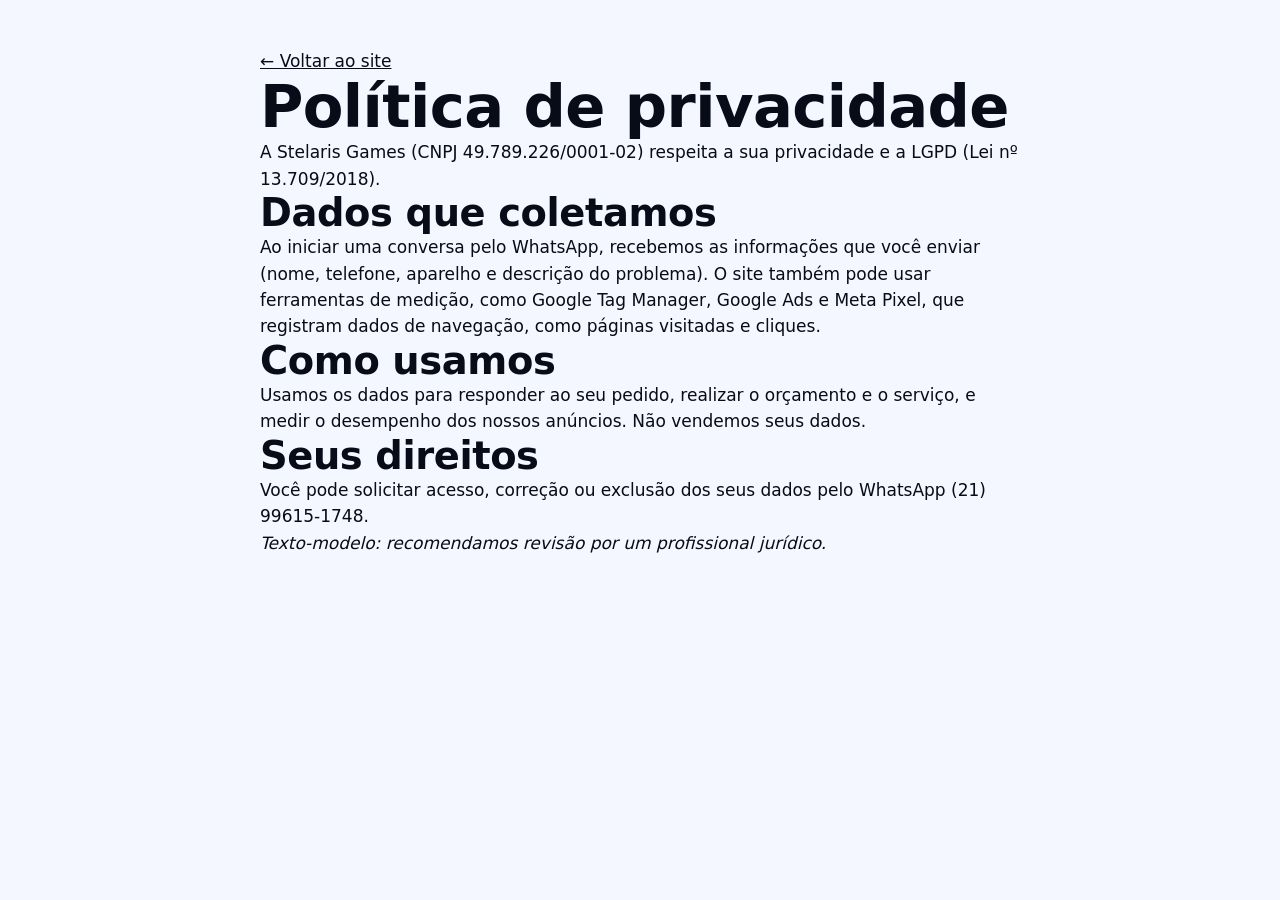
<file: index (4).html>
<!DOCTYPE html><html lang="pt-BR"><head><meta charset="utf-8"><meta name="viewport" content="width=device-width, initial-scale=1"><title>Política de privacidade | Stelaris Games</title><meta name="robots" content="noindex"><style>:root{color-scheme:dark;--bg:#080B18;--bg2:#0e1431;--card:rgba(255,255,255,.045);--text:#F4F7FF;--muted:#A9B3D8;--purple:#9160F4;--purple2:#7A2FF2;--blue:#2764FF;--orange:#FF7A18;--orange2:#FF9140;--acc:#FF9140;--on-orange:#080B18;--line:rgba(134,80,243,.34);--glow1:rgba(122,47,242,.36);--glow2:rgba(255,122,24,.2);--grid:rgba(39,100,255,.1);--head:"Chakra Petch",system-ui,sans-serif;--body:"Figtree",system-ui,-apple-system,"Segoe UI",sans-serif}
@media(prefers-color-scheme:light){:root{color-scheme:light;--bg:#F4F7FF;--bg2:#E8ECFA;--card:#fff;--text:#080B18;--muted:#4a5275;--purple:#7A2FF2;--purple2:#7A2FF2;--blue:#2764FF;--acc:#B34700;--line:#d3cbf2;--glow1:rgba(122,47,242,.16);--glow2:rgba(255,122,24,.14);--grid:rgba(39,100,255,.07)}}
*,*::before,*::after{box-sizing:border-box}
html{scroll-behavior:smooth;scroll-padding-top:76px}
body{margin:0;background:var(--bg);color:var(--text);font:400 17px/1.55 var(--body);-webkit-text-size-adjust:100%}
h1,h2,h3{font-family:var(--head);line-height:1.1;margin:0;letter-spacing:-.01em}
h1{font-size:clamp(2.2rem,6.4vw,3.7rem);font-weight:700}h2{font-size:clamp(1.7rem,4vw,2.4rem);font-weight:700}h3{font-size:1.15rem;font-weight:700}
p{margin:0}a{color:inherit}img{max-width:100%;height:auto}
.wrap{width:min(1120px,100% - 40px);margin-inline:auto}
section{padding:76px 0}.lead{color:var(--muted);max-width:60ch;margin-top:12px}
:focus-visible{outline:3px solid var(--orange2);outline-offset:3px;border-radius:6px}
.btn{display:inline-flex;align-items:center;justify-content:center;min-height:52px;padding:0 24px;border-radius:12px;font:700 1rem var(--body);text-decoration:none;border:2px solid transparent;cursor:pointer;transition:transform .15s,box-shadow .2s}
.btn-wa{background:linear-gradient(135deg,var(--orange),var(--orange2));color:var(--on-orange);box-shadow:0 8px 28px -8px var(--orange)}
.btn-wa:hover{transform:translateY(-2px);box-shadow:0 12px 34px -8px var(--orange)}
.btn-ghost{border-color:var(--line);background:var(--card);color:var(--text)}.btn-ghost:hover{border-color:var(--purple)}
header.top{position:sticky;top:0;z-index:30;padding:10px 0;background:color-mix(in srgb,var(--bg) 82%,transparent);backdrop-filter:blur(14px);-webkit-backdrop-filter:blur(14px);border-bottom:1px solid var(--line)}
.bar{display:flex;flex-wrap:wrap;align-items:center;justify-content:space-between;gap:8px 16px}
.brand img{display:block;height:38px;width:auto}
header.top .btn{min-height:42px;padding:0 18px;font-size:.95rem}
header.top nav{order:3;width:100%;display:flex;gap:22px;font-weight:600;overflow-x:auto;white-space:nowrap;padding:8px 0 2px;scrollbar-width:none}header.top nav::-webkit-scrollbar{display:none}
header.top nav a{text-decoration:none;color:var(--muted);padding:4px 0;border-bottom:2px solid transparent}header.top nav a:hover{color:var(--text)}
header.top nav a[aria-current="page"]{color:var(--text);border-bottom-color:var(--orange)}
@media(min-width:900px){header.top nav{order:0;width:auto;overflow:visible;padding:0}.brand img{height:52px}}
@media(max-width:899px){.brand img{height:44px!important}}
.hero{position:relative;overflow:hidden;padding:56px 0 76px;background:radial-gradient(60% 70% at 88% 0%,var(--glow1),transparent 70%),radial-gradient(45% 55% at 0% 100%,var(--glow2),transparent 70%),var(--bg)}
.hero::before{content:"";position:absolute;inset:0;background-image:linear-gradient(var(--grid) 1px,transparent 1px),linear-gradient(90deg,var(--grid) 1px,transparent 1px);background-size:44px 44px;mask-image:linear-gradient(180deg,#000,transparent 85%);-webkit-mask-image:linear-gradient(180deg,#000,transparent 85%)}
.hero-grid{position:relative;display:grid;gap:40px;align-items:start}
@media(min-width:900px){.hero-grid{grid-template-columns:1.05fr .95fr;gap:56px}}
.pill{display:inline-flex;align-items:center;gap:9px;background:var(--card);border:1px solid var(--line);border-radius:99px;padding:7px 15px;font-size:.9rem;font-weight:600;margin-bottom:20px}
.pill::before{content:"";width:8px;height:8px;border-radius:50%;background:var(--orange);box-shadow:0 0 10px var(--orange)}
.hero .lead{font-size:1.12rem;color:var(--muted);margin-top:18px}
.cta-row{display:flex;flex-wrap:wrap;gap:12px;margin-top:28px}
.ticks{list-style:none;padding:0;margin:26px 0 0;display:grid;gap:9px;font-weight:600}
.ticks li::before{content:"✓";color:var(--orange);font-weight:700;margin-right:10px}
.himg{display:block;width:100%;max-width:560px;aspect-ratio:4/3;object-fit:cover;border-radius:18px;margin-top:30px;border:1px solid var(--line);box-shadow:0 20px 60px -24px var(--purple2)}
.wizard{position:relative;background:linear-gradient(160deg,var(--card),transparent),var(--bg2);border:1px solid var(--line);border-radius:20px;padding:26px;box-shadow:0 24px 70px -30px var(--purple2)}
.wizard::before{content:"";position:absolute;left:22px;right:22px;top:0;height:2px;background:linear-gradient(90deg,var(--blue),var(--purple),var(--orange));border-radius:2px}
.wizard h2{font-size:1.45rem}.sub{color:var(--muted);font-size:.95rem;margin:6px 0 18px}
.prog{display:flex;gap:6px;margin-bottom:18px}.prog span{flex:1;height:5px;border-radius:9px;background:var(--line)}.prog span.on{background:linear-gradient(90deg,var(--blue),var(--purple),var(--orange))}
.q{font:700 1.05rem var(--head);margin-bottom:12px}
.opts{display:grid;grid-template-columns:1fr 1fr;gap:10px}
.opt{min-height:54px;padding:10px 14px;text-align:left;border-radius:12px;border:1px solid var(--line);background:var(--card);color:var(--text);font:600 .97rem var(--body);cursor:pointer;transition:border-color .15s,transform .15s,background .15s}
.opt:hover{border-color:var(--orange);background:rgba(255,122,26,.1);transform:translateY(-1px)}
.back{background:none;border:0;color:var(--muted);font:600 .9rem var(--body);margin-top:14px;cursor:pointer;text-decoration:underline;padding:6px 0}
.result{display:grid;gap:12px}.result .btn{width:100%}
.summary{background:var(--card);border:1px solid var(--line);border-radius:12px;padding:14px;font-size:.97rem}.summary b{display:block;margin-bottom:4px;color:var(--acc)}.note{font-size:.85rem;color:var(--muted)}
.trust{background:var(--bg2);border-block:1px solid var(--line)}
.trust-grid{display:grid;grid-template-columns:repeat(2,1fr)}@media(min-width:800px){.trust-grid{grid-template-columns:repeat(4,1fr)}}
.trust-grid div{padding:24px 18px;border-right:1px solid var(--line)}.trust-grid div:last-child{border-right:0}
.trust-grid b{display:block;font:700 1.05rem var(--head);color:var(--acc)}.trust-grid span{font-size:.92rem;color:var(--muted)}
.xr{display:grid;gap:28px;margin-top:32px;align-items:center}@media(min-width:900px){.xr{grid-template-columns:1.1fr .9fr;gap:48px}}
.tabs{display:inline-flex;gap:4px;padding:4px;border:1px solid var(--line);border-radius:12px;background:var(--card);margin-bottom:16px}
.tab{border:0;background:none;color:var(--muted);font:700 .95rem var(--body);padding:10px 20px;border-radius:9px;cursor:pointer}
.tab[aria-selected="true"]{background:linear-gradient(135deg,var(--blue),var(--purple2));color:#fff}
.dev{position:relative;max-width:540px;border:1px solid var(--line);border-radius:20px;background:var(--bg2);padding:8px}
.dev[hidden]{display:none}.dev svg{display:block;width:100%;height:auto}
.pcb{fill:var(--bg);stroke:var(--purple);stroke-width:2}.tr{fill:none;stroke:var(--purple);stroke-opacity:.5;stroke-width:2}
.blk{fill:var(--card);stroke:var(--orange);stroke-width:2}.fan{transform-box:fill-box;transform-origin:center;animation:spin 5s linear infinite}.fan path{fill:var(--purple);fill-opacity:.55}
@keyframes spin{to{transform:rotate(360deg)}}
.hot{position:absolute;width:36px;height:36px;margin:-18px 0 0 -18px;border-radius:50%;border:2px solid var(--orange);background:rgba(255,122,26,.28);cursor:pointer;padding:0}
.hot::after{content:"";position:absolute;inset:-2px;border-radius:50%;border:2px solid var(--orange);animation:pulse 2.2s ease-out infinite}
@keyframes pulse{from{transform:scale(1);opacity:.8}to{transform:scale(1.9);opacity:0}}
.hot[aria-pressed="true"]{background:var(--orange)}.hot[aria-pressed="true"]::after{animation:none}
.hot span{position:absolute;top:100%;left:50%;transform:translateX(-50%);margin-top:5px;font:700 .72rem var(--body);white-space:nowrap;color:var(--text);text-shadow:0 1px 4px var(--bg)}
.hp{background:var(--bg2);border:1px solid var(--line);border-radius:18px;padding:26px;min-height:210px}
.hp small{color:var(--acc);font-weight:700}.hp h3{font-size:1.5rem;margin:6px 0 10px}.hp p{color:var(--muted);margin-bottom:20px}
.cards{display:grid;gap:16px;margin-top:32px}
@media(min-width:700px){.cards{grid-template-columns:repeat(2,1fr)}}@media(min-width:1000px){.cards{grid-template-columns:repeat(3,1fr)}}
.card{background:var(--card);border:1px solid var(--line);border-radius:16px;padding:24px;display:flex;flex-direction:column;gap:8px;transition:border-color .2s,transform .2s}
.card:hover{border-color:var(--orange);transform:translateY(-3px)}
.card p{color:var(--muted);font-size:.97rem;flex:1}.card a{font-weight:700;color:var(--acc);text-decoration:none;margin-top:6px}.card a:hover{text-decoration:underline}
.alt{background:var(--bg2);border-block:1px solid var(--line)}
.steps{display:grid;gap:22px;margin-top:36px;counter-reset:s}@media(min-width:900px){.steps{grid-template-columns:repeat(4,1fr);position:relative}.steps::before{content:"";position:absolute;top:19px;left:5%;right:5%;height:2px;background:linear-gradient(90deg,var(--blue),var(--purple),var(--orange))}}
.step{position:relative;counter-increment:s;padding-top:0}
.step::before{content:counter(s);display:grid;place-items:center;width:40px;height:40px;border-radius:50%;background:var(--bg);border:2px solid var(--orange);color:var(--acc);font:700 1.05rem var(--head);margin-bottom:14px;position:relative}
.step p{color:var(--muted);margin-top:6px;font-size:.97rem}
.cmps{display:grid;gap:20px;margin-top:32px;grid-template-columns:repeat(auto-fit,minmax(min(100%,300px),1fr))}
.cmp{margin:0;position:relative;border-radius:16px;overflow:hidden;border:1px solid var(--line);background:var(--bg)}
.cmp img{display:block;width:100%;aspect-ratio:1/1;object-fit:cover}.cmp .top{position:absolute;inset:0;clip-path:inset(0 calc(100% - var(--p)) 0 0)}
.cmp::after{content:"";position:absolute;top:0;bottom:46px;left:var(--p);width:3px;background:var(--orange);box-shadow:0 0 14px var(--orange);pointer-events:none}
.cmp input{position:absolute;left:0;top:0;width:100%;height:calc(100% - 46px);margin:0;opacity:0;cursor:ew-resize}.cmp:focus-within{outline:3px solid var(--orange2)}
.tg{position:absolute;top:12px;padding:3px 11px;border-radius:99px;background:rgba(8,12,36,.78);color:#fff;font-size:.8rem;font-weight:700}.tg.l{left:12px}.tg.r{right:12px}
.cmp figcaption{padding:13px 16px;font-weight:700;background:var(--bg2)}
.rev{display:grid;gap:16px;margin-top:32px;align-items:start}@media(min-width:800px){.rev{grid-template-columns:repeat(3,1fr)}}
.rv{margin:0;border-radius:16px;overflow:hidden;border:1px solid var(--line);background:#1e1e1e;box-shadow:0 14px 40px -26px var(--purple2)}.rv img{display:block;width:100%;height:auto}
@media(min-width:1000px){.cards4{grid-template-columns:repeat(4,1fr)}}
details{background:var(--card);border:1px solid var(--line);border-radius:14px;margin-top:12px;max-width:780px}details:first-of-type{margin-top:30px}
summary{cursor:pointer;padding:18px 22px;font-weight:700;list-style:none;display:flex;justify-content:space-between;gap:12px}summary::-webkit-details-marker{display:none}
summary::after{content:"+";font-size:1.4rem;line-height:1;color:var(--orange)}details[open] summary::after{content:"–"}details[open]{border-color:var(--purple)}details p{padding:0 22px 18px;color:var(--muted)}
.loc{display:grid;gap:28px}@media(min-width:850px){.loc{grid-template-columns:1fr 1fr;align-items:center}}
.addr{font-style:normal;margin-top:14px;line-height:1.7;color:var(--muted)}.map{border:1px solid var(--line);border-radius:16px;width:100%;height:330px;background:var(--bg2)}
footer{padding:36px 0 120px;border-top:1px solid var(--line);color:var(--muted);font-size:.9rem;background:var(--bg2)}footer .wrap{display:grid;gap:6px}footer b{color:var(--text)}
.sticky{position:fixed;left:0;right:0;bottom:0;z-index:20;display:flex;gap:10px;padding:10px 14px calc(10px + env(safe-area-inset-bottom,0px));background:color-mix(in srgb,var(--bg) 90%,transparent);backdrop-filter:blur(12px);-webkit-backdrop-filter:blur(12px);border-top:1px solid var(--line)}
.sticky .btn{flex:1;min-height:48px}@media(min-width:900px){.sticky{display:none}footer{padding-bottom:36px}}
@media(prefers-reduced-motion:reduce){html{scroll-behavior:auto}.fan,.hot::after{animation:none}.btn,.card,.opt{transition:none}}
</style></head><body><div class="wrap" style="padding:48px 0;max-width:760px"><p><a href="/">← Voltar ao site</a></p><h1>Política de privacidade</h1>
<p>A Stelaris Games (CNPJ 49.789.226/0001-02) respeita a sua privacidade e a LGPD (Lei nº 13.709/2018).</p><h2>Dados que coletamos</h2><p>Ao iniciar uma conversa pelo WhatsApp, recebemos as informações que você enviar (nome, telefone, aparelho e descrição do problema). O site também pode usar ferramentas de medição, como Google Tag Manager, Google Ads e Meta Pixel, que registram dados de navegação, como páginas visitadas e cliques.</p><h2>Como usamos</h2><p>Usamos os dados para responder ao seu pedido, realizar o orçamento e o serviço, e medir o desempenho dos nossos anúncios. Não vendemos seus dados.</p><h2>Seus direitos</h2><p>Você pode solicitar acesso, correção ou exclusão dos seus dados pelo WhatsApp (21) 99615-1748.</p><p><i>Texto-modelo: recomendamos revisão por um profissional jurídico.</i></p></div></body></html>
</file>
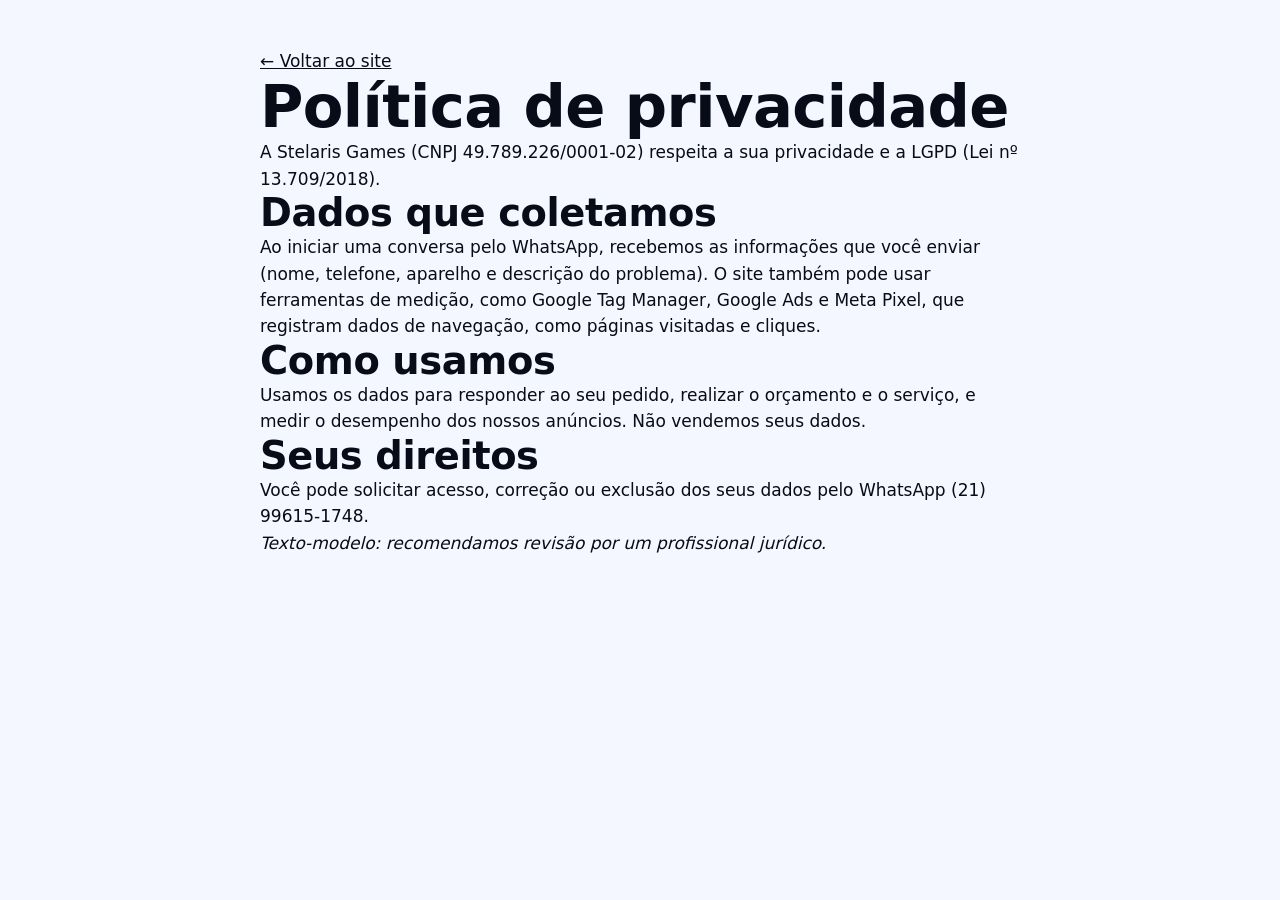
<file: privacidade.html>
<!DOCTYPE html><html lang="pt-BR"><head><meta charset="utf-8"><meta name="viewport" content="width=device-width, initial-scale=1"><title>Política de privacidade | Stelaris Games</title><meta name="robots" content="noindex"><style>:root{color-scheme:dark;--bg:#080B18;--bg2:#0e1431;--card:rgba(255,255,255,.045);--text:#F4F7FF;--muted:#A9B3D8;--purple:#9160F4;--purple2:#7A2FF2;--blue:#2764FF;--orange:#FF7A18;--orange2:#FF9140;--acc:#FF9140;--on-orange:#080B18;--line:rgba(134,80,243,.34);--glow1:rgba(122,47,242,.36);--glow2:rgba(255,122,24,.2);--grid:rgba(39,100,255,.1);--head:"Chakra Petch",system-ui,sans-serif;--body:"Figtree",system-ui,-apple-system,"Segoe UI",sans-serif}
@media(prefers-color-scheme:light){:root{color-scheme:light;--bg:#F4F7FF;--bg2:#E8ECFA;--card:#fff;--text:#080B18;--muted:#4a5275;--purple:#7A2FF2;--purple2:#7A2FF2;--blue:#2764FF;--acc:#B34700;--line:#d3cbf2;--glow1:rgba(122,47,242,.16);--glow2:rgba(255,122,24,.14);--grid:rgba(39,100,255,.07)}}
*,*::before,*::after{box-sizing:border-box}
html{scroll-behavior:smooth;scroll-padding-top:76px}
body{margin:0;background:var(--bg);color:var(--text);font:400 17px/1.55 var(--body);-webkit-text-size-adjust:100%}
h1,h2,h3{font-family:var(--head);line-height:1.1;margin:0;letter-spacing:-.01em}
h1{font-size:clamp(2.2rem,6.4vw,3.7rem);font-weight:700}h2{font-size:clamp(1.7rem,4vw,2.4rem);font-weight:700}h3{font-size:1.15rem;font-weight:700}
p{margin:0}a{color:inherit}img{max-width:100%;height:auto}
.wrap{width:min(1120px,100% - 40px);margin-inline:auto}
section{padding:76px 0}.lead{color:var(--muted);max-width:60ch;margin-top:12px}
:focus-visible{outline:3px solid var(--orange2);outline-offset:3px;border-radius:6px}
.btn{display:inline-flex;align-items:center;justify-content:center;min-height:52px;padding:0 24px;border-radius:12px;font:700 1rem var(--body);text-decoration:none;border:2px solid transparent;cursor:pointer;transition:transform .15s,box-shadow .2s}
.btn-wa{background:linear-gradient(135deg,var(--orange),var(--orange2));color:var(--on-orange);box-shadow:0 8px 28px -8px var(--orange)}
.btn-wa:hover{transform:translateY(-2px);box-shadow:0 12px 34px -8px var(--orange)}
.btn-ghost{border-color:var(--line);background:var(--card);color:var(--text)}.btn-ghost:hover{border-color:var(--purple)}
header.top{position:sticky;top:0;z-index:30;padding:10px 0;background:color-mix(in srgb,var(--bg) 82%,transparent);backdrop-filter:blur(14px);-webkit-backdrop-filter:blur(14px);border-bottom:1px solid var(--line)}
.bar{display:flex;flex-wrap:wrap;align-items:center;justify-content:space-between;gap:8px 16px}
.brand img{display:block;height:38px;width:auto}
header.top .btn{min-height:42px;padding:0 18px;font-size:.95rem}
header.top nav{order:3;width:100%;display:flex;gap:22px;font-weight:600;overflow-x:auto;white-space:nowrap;padding:8px 0 2px;scrollbar-width:none}header.top nav::-webkit-scrollbar{display:none}
header.top nav a{text-decoration:none;color:var(--muted);padding:4px 0;border-bottom:2px solid transparent}header.top nav a:hover{color:var(--text)}
header.top nav a[aria-current="page"]{color:var(--text);border-bottom-color:var(--orange)}
@media(min-width:900px){header.top nav{order:0;width:auto;overflow:visible;padding:0}.brand img{height:52px}}
@media(max-width:899px){.brand img{height:44px!important}}
.hero{position:relative;overflow:hidden;padding:56px 0 76px;background:radial-gradient(60% 70% at 88% 0%,var(--glow1),transparent 70%),radial-gradient(45% 55% at 0% 100%,var(--glow2),transparent 70%),var(--bg)}
.hero::before{content:"";position:absolute;inset:0;background-image:linear-gradient(var(--grid) 1px,transparent 1px),linear-gradient(90deg,var(--grid) 1px,transparent 1px);background-size:44px 44px;mask-image:linear-gradient(180deg,#000,transparent 85%);-webkit-mask-image:linear-gradient(180deg,#000,transparent 85%)}
.hero-grid{position:relative;display:grid;gap:40px;align-items:start}
@media(min-width:900px){.hero-grid{grid-template-columns:1.05fr .95fr;gap:56px}}
.pill{display:inline-flex;align-items:center;gap:9px;background:var(--card);border:1px solid var(--line);border-radius:99px;padding:7px 15px;font-size:.9rem;font-weight:600;margin-bottom:20px}
.pill::before{content:"";width:8px;height:8px;border-radius:50%;background:var(--orange);box-shadow:0 0 10px var(--orange)}
.hero .lead{font-size:1.12rem;color:var(--muted);margin-top:18px}
.cta-row{display:flex;flex-wrap:wrap;gap:12px;margin-top:28px}
.ticks{list-style:none;padding:0;margin:26px 0 0;display:grid;gap:9px;font-weight:600}
.ticks li::before{content:"✓";color:var(--orange);font-weight:700;margin-right:10px}
.himg{display:block;width:100%;max-width:560px;aspect-ratio:4/3;object-fit:cover;border-radius:18px;margin-top:30px;border:1px solid var(--line);box-shadow:0 20px 60px -24px var(--purple2)}
.wizard{position:relative;background:linear-gradient(160deg,var(--card),transparent),var(--bg2);border:1px solid var(--line);border-radius:20px;padding:26px;box-shadow:0 24px 70px -30px var(--purple2)}
.wizard::before{content:"";position:absolute;left:22px;right:22px;top:0;height:2px;background:linear-gradient(90deg,var(--blue),var(--purple),var(--orange));border-radius:2px}
.wizard h2{font-size:1.45rem}.sub{color:var(--muted);font-size:.95rem;margin:6px 0 18px}
.prog{display:flex;gap:6px;margin-bottom:18px}.prog span{flex:1;height:5px;border-radius:9px;background:var(--line)}.prog span.on{background:linear-gradient(90deg,var(--blue),var(--purple),var(--orange))}
.q{font:700 1.05rem var(--head);margin-bottom:12px}
.opts{display:grid;grid-template-columns:1fr 1fr;gap:10px}
.opt{min-height:54px;padding:10px 14px;text-align:left;border-radius:12px;border:1px solid var(--line);background:var(--card);color:var(--text);font:600 .97rem var(--body);cursor:pointer;transition:border-color .15s,transform .15s,background .15s}
.opt:hover{border-color:var(--orange);background:rgba(255,122,26,.1);transform:translateY(-1px)}
.back{background:none;border:0;color:var(--muted);font:600 .9rem var(--body);margin-top:14px;cursor:pointer;text-decoration:underline;padding:6px 0}
.result{display:grid;gap:12px}.result .btn{width:100%}
.summary{background:var(--card);border:1px solid var(--line);border-radius:12px;padding:14px;font-size:.97rem}.summary b{display:block;margin-bottom:4px;color:var(--acc)}.note{font-size:.85rem;color:var(--muted)}
.trust{background:var(--bg2);border-block:1px solid var(--line)}
.trust-grid{display:grid;grid-template-columns:repeat(2,1fr)}@media(min-width:800px){.trust-grid{grid-template-columns:repeat(4,1fr)}}
.trust-grid div{padding:24px 18px;border-right:1px solid var(--line)}.trust-grid div:last-child{border-right:0}
.trust-grid b{display:block;font:700 1.05rem var(--head);color:var(--acc)}.trust-grid span{font-size:.92rem;color:var(--muted)}
.xr{display:grid;gap:28px;margin-top:32px;align-items:center}@media(min-width:900px){.xr{grid-template-columns:1.1fr .9fr;gap:48px}}
.tabs{display:inline-flex;gap:4px;padding:4px;border:1px solid var(--line);border-radius:12px;background:var(--card);margin-bottom:16px}
.tab{border:0;background:none;color:var(--muted);font:700 .95rem var(--body);padding:10px 20px;border-radius:9px;cursor:pointer}
.tab[aria-selected="true"]{background:linear-gradient(135deg,var(--blue),var(--purple2));color:#fff}
.dev{position:relative;max-width:540px;border:1px solid var(--line);border-radius:20px;background:var(--bg2);padding:8px}
.dev[hidden]{display:none}.dev svg{display:block;width:100%;height:auto}
.pcb{fill:var(--bg);stroke:var(--purple);stroke-width:2}.tr{fill:none;stroke:var(--purple);stroke-opacity:.5;stroke-width:2}
.blk{fill:var(--card);stroke:var(--orange);stroke-width:2}.fan{transform-box:fill-box;transform-origin:center;animation:spin 5s linear infinite}.fan path{fill:var(--purple);fill-opacity:.55}
@keyframes spin{to{transform:rotate(360deg)}}
.hot{position:absolute;width:36px;height:36px;margin:-18px 0 0 -18px;border-radius:50%;border:2px solid var(--orange);background:rgba(255,122,26,.28);cursor:pointer;padding:0}
.hot::after{content:"";position:absolute;inset:-2px;border-radius:50%;border:2px solid var(--orange);animation:pulse 2.2s ease-out infinite}
@keyframes pulse{from{transform:scale(1);opacity:.8}to{transform:scale(1.9);opacity:0}}
.hot[aria-pressed="true"]{background:var(--orange)}.hot[aria-pressed="true"]::after{animation:none}
.hot span{position:absolute;top:100%;left:50%;transform:translateX(-50%);margin-top:5px;font:700 .72rem var(--body);white-space:nowrap;color:var(--text);text-shadow:0 1px 4px var(--bg)}
.hp{background:var(--bg2);border:1px solid var(--line);border-radius:18px;padding:26px;min-height:210px}
.hp small{color:var(--acc);font-weight:700}.hp h3{font-size:1.5rem;margin:6px 0 10px}.hp p{color:var(--muted);margin-bottom:20px}
.cards{display:grid;gap:16px;margin-top:32px}
@media(min-width:700px){.cards{grid-template-columns:repeat(2,1fr)}}@media(min-width:1000px){.cards{grid-template-columns:repeat(3,1fr)}}
.card{background:var(--card);border:1px solid var(--line);border-radius:16px;padding:24px;display:flex;flex-direction:column;gap:8px;transition:border-color .2s,transform .2s}
.card:hover{border-color:var(--orange);transform:translateY(-3px)}
.card p{color:var(--muted);font-size:.97rem;flex:1}.card a{font-weight:700;color:var(--acc);text-decoration:none;margin-top:6px}.card a:hover{text-decoration:underline}
.alt{background:var(--bg2);border-block:1px solid var(--line)}
.steps{display:grid;gap:22px;margin-top:36px;counter-reset:s}@media(min-width:900px){.steps{grid-template-columns:repeat(4,1fr);position:relative}.steps::before{content:"";position:absolute;top:19px;left:5%;right:5%;height:2px;background:linear-gradient(90deg,var(--blue),var(--purple),var(--orange))}}
.step{position:relative;counter-increment:s;padding-top:0}
.step::before{content:counter(s);display:grid;place-items:center;width:40px;height:40px;border-radius:50%;background:var(--bg);border:2px solid var(--orange);color:var(--acc);font:700 1.05rem var(--head);margin-bottom:14px;position:relative}
.step p{color:var(--muted);margin-top:6px;font-size:.97rem}
.cmps{display:grid;gap:20px;margin-top:32px;grid-template-columns:repeat(auto-fit,minmax(min(100%,300px),1fr))}
.cmp{margin:0;position:relative;border-radius:16px;overflow:hidden;border:1px solid var(--line);background:var(--bg)}
.cmp img{display:block;width:100%;aspect-ratio:1/1;object-fit:cover}.cmp .top{position:absolute;inset:0;clip-path:inset(0 calc(100% - var(--p)) 0 0)}
.cmp::after{content:"";position:absolute;top:0;bottom:46px;left:var(--p);width:3px;background:var(--orange);box-shadow:0 0 14px var(--orange);pointer-events:none}
.cmp input{position:absolute;left:0;top:0;width:100%;height:calc(100% - 46px);margin:0;opacity:0;cursor:ew-resize}.cmp:focus-within{outline:3px solid var(--orange2)}
.tg{position:absolute;top:12px;padding:3px 11px;border-radius:99px;background:rgba(8,12,36,.78);color:#fff;font-size:.8rem;font-weight:700}.tg.l{left:12px}.tg.r{right:12px}
.cmp figcaption{padding:13px 16px;font-weight:700;background:var(--bg2)}
.rev{display:grid;gap:16px;margin-top:32px;align-items:start}@media(min-width:800px){.rev{grid-template-columns:repeat(3,1fr)}}
.rv{margin:0;border-radius:16px;overflow:hidden;border:1px solid var(--line);background:#1e1e1e;box-shadow:0 14px 40px -26px var(--purple2)}.rv img{display:block;width:100%;height:auto}
@media(min-width:1000px){.cards4{grid-template-columns:repeat(4,1fr)}}
details{background:var(--card);border:1px solid var(--line);border-radius:14px;margin-top:12px;max-width:780px}details:first-of-type{margin-top:30px}
summary{cursor:pointer;padding:18px 22px;font-weight:700;list-style:none;display:flex;justify-content:space-between;gap:12px}summary::-webkit-details-marker{display:none}
summary::after{content:"+";font-size:1.4rem;line-height:1;color:var(--orange)}details[open] summary::after{content:"–"}details[open]{border-color:var(--purple)}details p{padding:0 22px 18px;color:var(--muted)}
.loc{display:grid;gap:28px}@media(min-width:850px){.loc{grid-template-columns:1fr 1fr;align-items:center}}
.addr{font-style:normal;margin-top:14px;line-height:1.7;color:var(--muted)}.map{border:1px solid var(--line);border-radius:16px;width:100%;height:330px;background:var(--bg2)}
footer{padding:36px 0 120px;border-top:1px solid var(--line);color:var(--muted);font-size:.9rem;background:var(--bg2)}footer .wrap{display:grid;gap:6px}footer b{color:var(--text)}
.sticky{position:fixed;left:0;right:0;bottom:0;z-index:20;display:flex;gap:10px;padding:10px 14px calc(10px + env(safe-area-inset-bottom,0px));background:color-mix(in srgb,var(--bg) 90%,transparent);backdrop-filter:blur(12px);-webkit-backdrop-filter:blur(12px);border-top:1px solid var(--line)}
.sticky .btn{flex:1;min-height:48px}@media(min-width:900px){.sticky{display:none}footer{padding-bottom:36px}}
@media(prefers-reduced-motion:reduce){html{scroll-behavior:auto}.fan,.hot::after{animation:none}.btn,.card,.opt{transition:none}}
</style></head><body><div class="wrap" style="padding:48px 0;max-width:760px"><p><a href="index.html">← Voltar ao site</a></p><h1>Política de privacidade</h1>
<p>A Stelaris Games (CNPJ 49.789.226/0001-02) respeita a sua privacidade e a LGPD (Lei nº 13.709/2018).</p><h2>Dados que coletamos</h2><p>Ao iniciar uma conversa pelo WhatsApp, recebemos as informações que você enviar (nome, telefone, aparelho e descrição do problema). O site também pode usar ferramentas de medição, como Google Tag Manager, Google Ads e Meta Pixel, que registram dados de navegação, como páginas visitadas e cliques.</p><h2>Como usamos</h2><p>Usamos os dados para responder ao seu pedido, realizar o orçamento e o serviço, e medir o desempenho dos nossos anúncios. Não vendemos seus dados.</p><h2>Seus direitos</h2><p>Você pode solicitar acesso, correção ou exclusão dos seus dados pelo WhatsApp (21) 99615-1748.</p><p><i>Texto-modelo: recomendamos revisão por um profissional jurídico.</i></p></div></body></html>
</file>
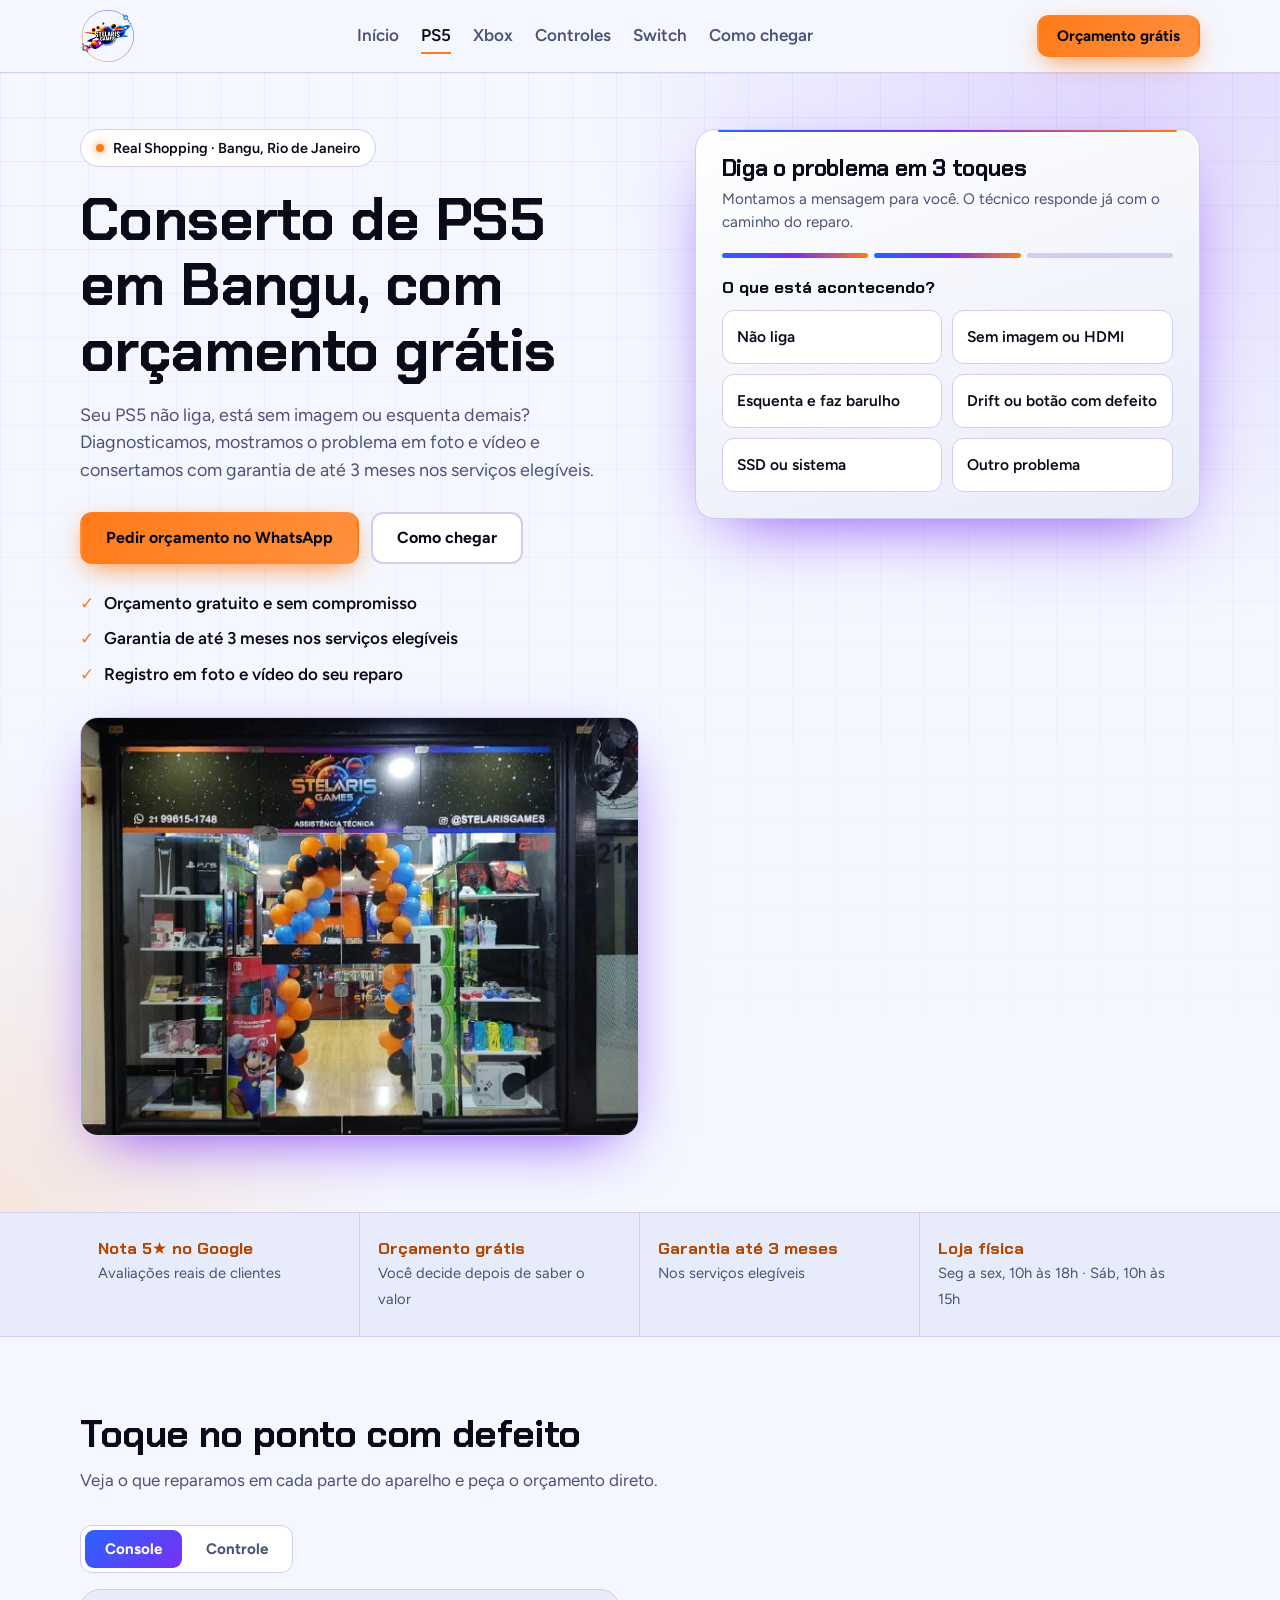
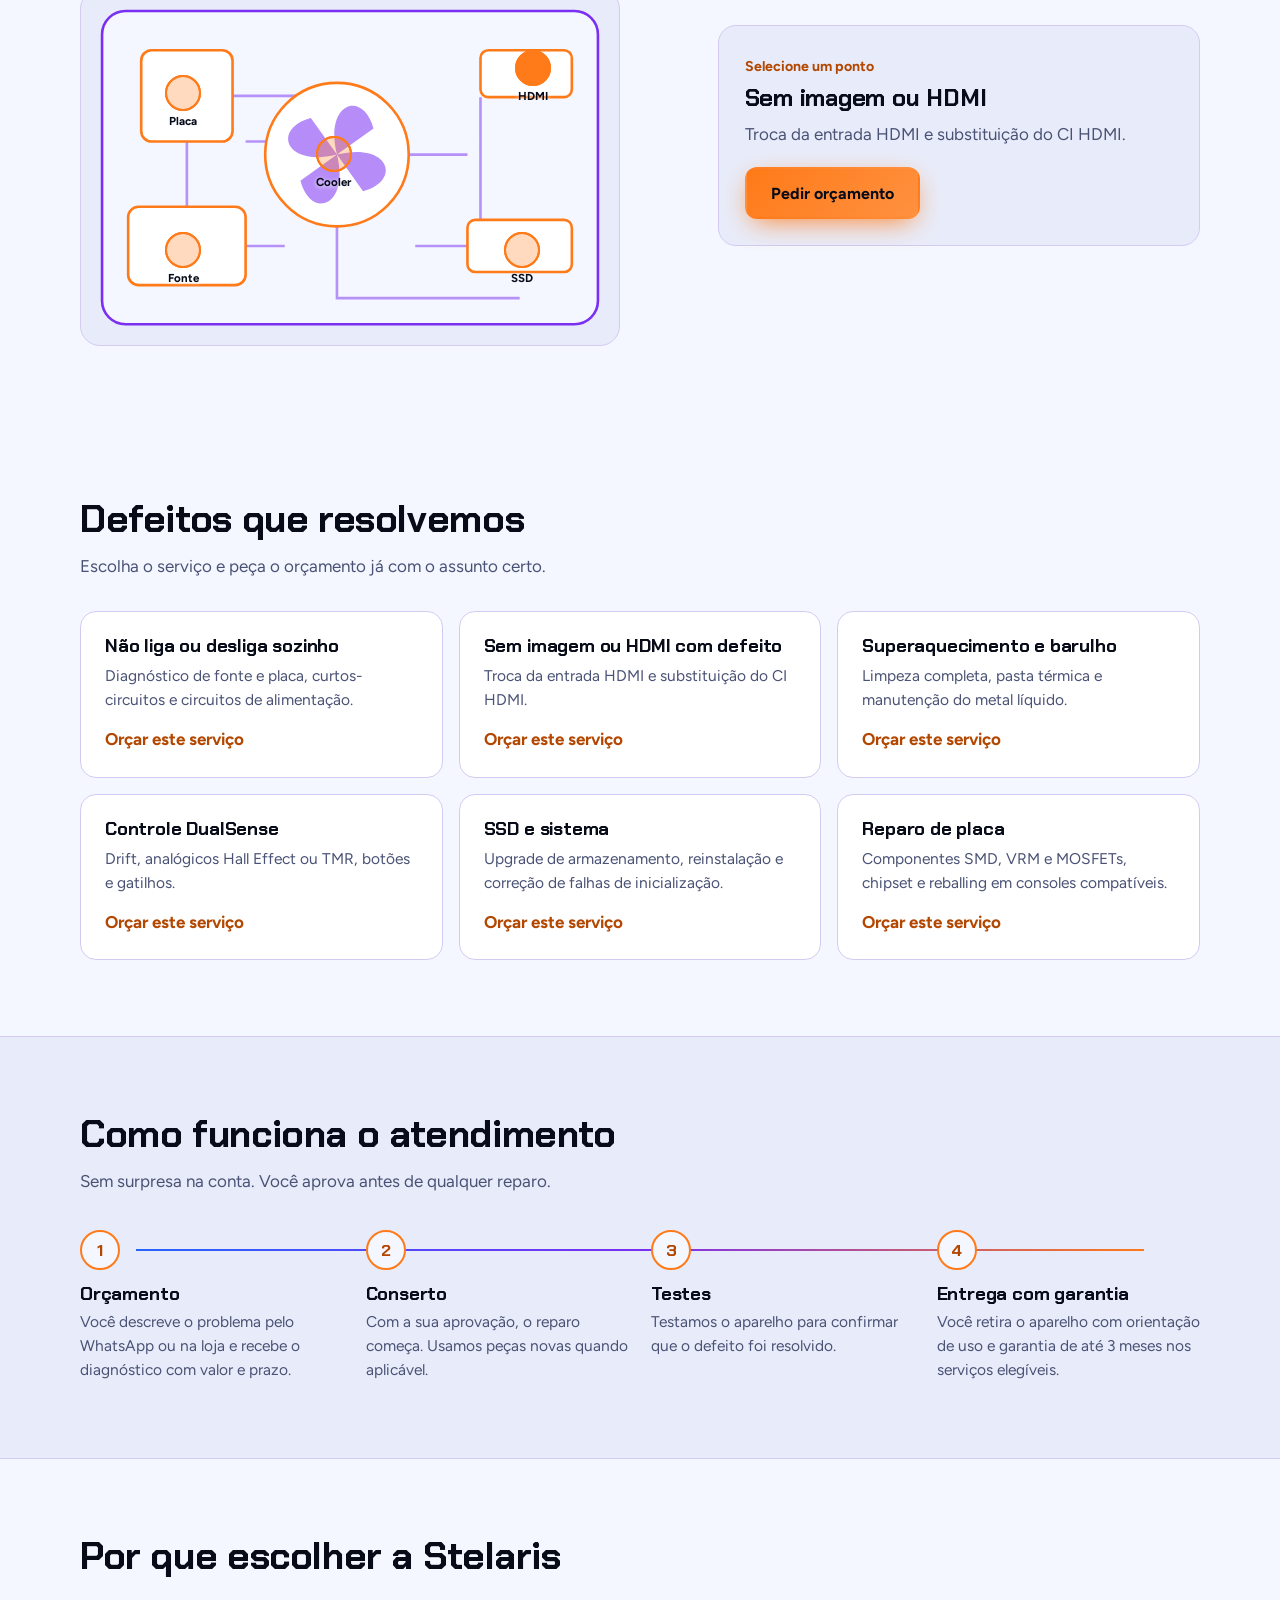
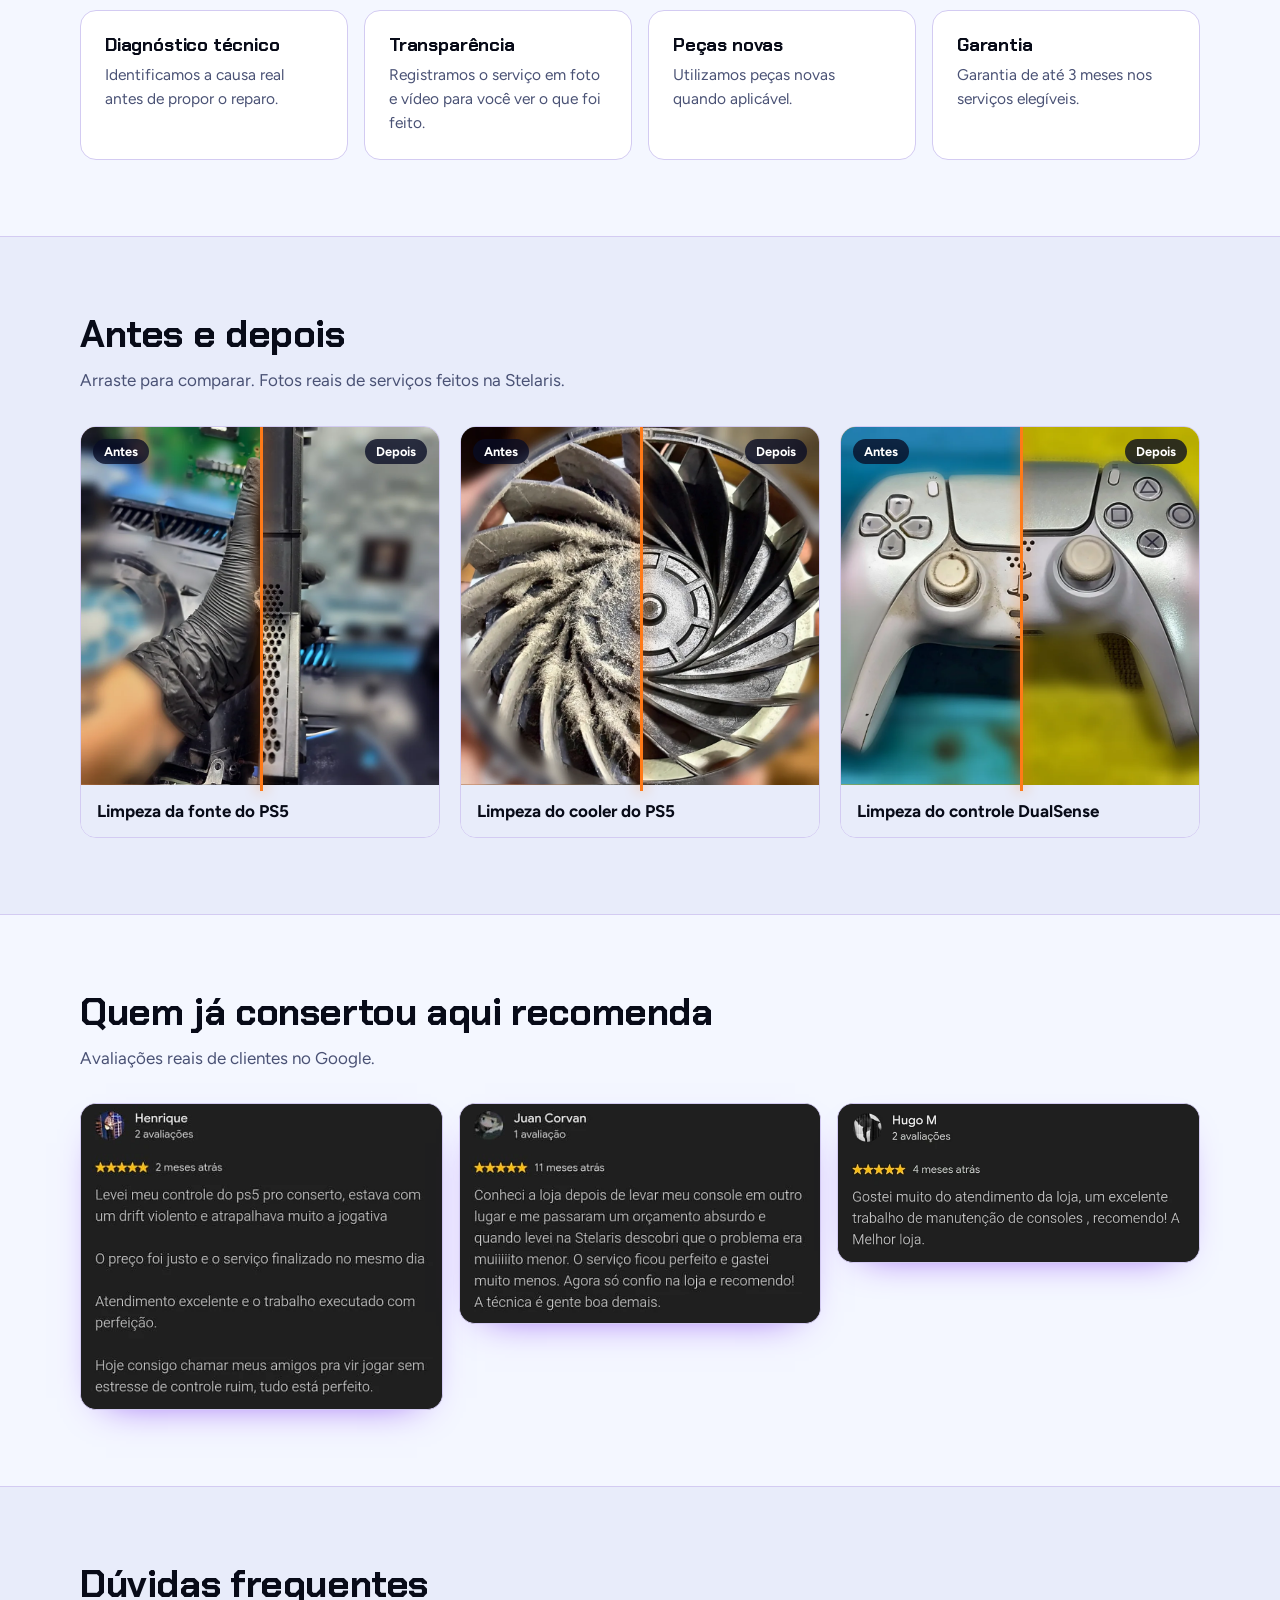
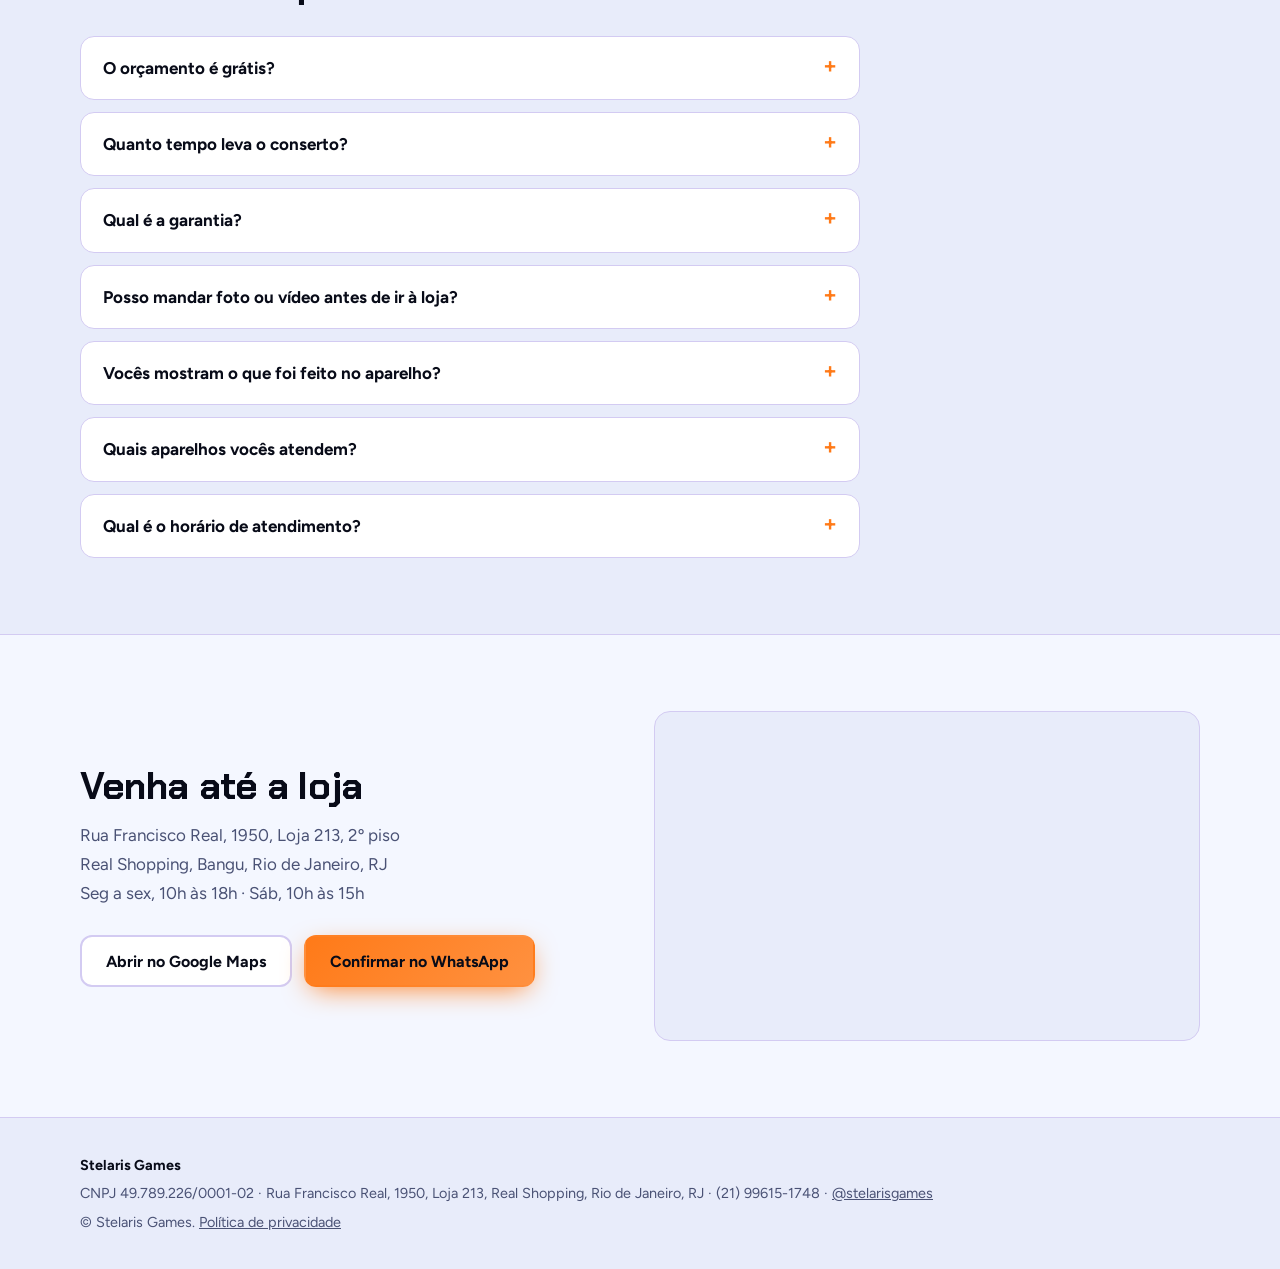
<file: ps5.html>
<!DOCTYPE html>
<html lang="pt-BR"><head><meta charset="utf-8">
<meta name="viewport" content="width=device-width, initial-scale=1">
<title>Conserto de PS5 em Bangu | Orçamento grátis | Stelaris Games</title><meta name="description" content="Conserto de PS5 em Bangu: não liga, sem imagem, HDMI, superaquecimento e reparo de placa. Orçamento grátis e garantia de até 3 meses.">
<link rel="canonical" href="https://stelarisgames.com.br/ps5.html"><meta name="theme-color" content="#1f2a6b">
<meta property="og:title" content="Conserto de PS5 em Bangu | Orçamento grátis | Stelaris Games"><meta property="og:description" content="Conserto de PS5 em Bangu: não liga, sem imagem, HDMI, superaquecimento e reparo de placa. Orçamento grátis e garantia de até 3 meses."><meta property="og:image" content="https://stelarisgames.com.br/sg-hero-fachada.webp"><meta property="og:type" content="website"><meta property="og:url" content="https://stelarisgames.com.br/ps5.html">
<link rel="icon" type="image/png" href="sg-favicon.png">
<link rel="preconnect" href="https://fonts.googleapis.com"><link rel="preconnect" href="https://fonts.gstatic.com" crossorigin>
<link href="https://fonts.googleapis.com/css2?family=Chakra+Petch:wght@500;700&family=Figtree:wght@400;600;700&display=swap" rel="stylesheet">
<style>:root{color-scheme:dark;--bg:#080B18;--bg2:#0e1431;--card:rgba(255,255,255,.045);--text:#F4F7FF;--muted:#A9B3D8;--purple:#9160F4;--purple2:#7A2FF2;--blue:#2764FF;--orange:#FF7A18;--orange2:#FF9140;--acc:#FF9140;--on-orange:#080B18;--line:rgba(134,80,243,.34);--glow1:rgba(122,47,242,.36);--glow2:rgba(255,122,24,.2);--grid:rgba(39,100,255,.1);--head:"Chakra Petch",system-ui,sans-serif;--body:"Figtree",system-ui,-apple-system,"Segoe UI",sans-serif}
@media(prefers-color-scheme:light){:root{color-scheme:light;--bg:#F4F7FF;--bg2:#E8ECFA;--card:#fff;--text:#080B18;--muted:#4a5275;--purple:#7A2FF2;--purple2:#7A2FF2;--blue:#2764FF;--acc:#B34700;--line:#d3cbf2;--glow1:rgba(122,47,242,.16);--glow2:rgba(255,122,24,.14);--grid:rgba(39,100,255,.07)}}
*,*::before,*::after{box-sizing:border-box}
html{scroll-behavior:smooth;scroll-padding-top:76px}
body{margin:0;background:var(--bg);color:var(--text);font:400 17px/1.55 var(--body);-webkit-text-size-adjust:100%}
h1,h2,h3{font-family:var(--head);line-height:1.1;margin:0;letter-spacing:-.01em}
h1{font-size:clamp(2.2rem,6.4vw,3.7rem);font-weight:700}h2{font-size:clamp(1.7rem,4vw,2.4rem);font-weight:700}h3{font-size:1.15rem;font-weight:700}
p{margin:0}a{color:inherit}img{max-width:100%;height:auto}
.wrap{width:min(1120px,100% - 40px);margin-inline:auto}
section{padding:76px 0}.lead{color:var(--muted);max-width:60ch;margin-top:12px}
:focus-visible{outline:3px solid var(--orange2);outline-offset:3px;border-radius:6px}
.btn{display:inline-flex;align-items:center;justify-content:center;min-height:52px;padding:0 24px;border-radius:12px;font:700 1rem var(--body);text-decoration:none;border:2px solid transparent;cursor:pointer;transition:transform .15s,box-shadow .2s}
.btn-wa{background:linear-gradient(135deg,var(--orange),var(--orange2));color:var(--on-orange);box-shadow:0 8px 28px -8px var(--orange)}
.btn-wa:hover{transform:translateY(-2px);box-shadow:0 12px 34px -8px var(--orange)}
.btn-ghost{border-color:var(--line);background:var(--card);color:var(--text)}.btn-ghost:hover{border-color:var(--purple)}
header.top{position:sticky;top:0;z-index:30;padding:10px 0;background:color-mix(in srgb,var(--bg) 82%,transparent);backdrop-filter:blur(14px);-webkit-backdrop-filter:blur(14px);border-bottom:1px solid var(--line)}
.bar{display:flex;flex-wrap:wrap;align-items:center;justify-content:space-between;gap:8px 16px}
.brand img{display:block;height:38px;width:auto}
header.top .btn{min-height:42px;padding:0 18px;font-size:.95rem}
header.top nav{order:3;width:100%;display:flex;gap:22px;font-weight:600;overflow-x:auto;white-space:nowrap;padding:8px 0 2px;scrollbar-width:none}header.top nav::-webkit-scrollbar{display:none}
header.top nav a{text-decoration:none;color:var(--muted);padding:4px 0;border-bottom:2px solid transparent}header.top nav a:hover{color:var(--text)}
header.top nav a[aria-current="page"]{color:var(--text);border-bottom-color:var(--orange)}
@media(min-width:900px){header.top nav{order:0;width:auto;overflow:visible;padding:0}.brand img{height:52px}}
@media(max-width:899px){.brand img{height:44px!important}}
.hero{position:relative;overflow:hidden;padding:56px 0 76px;background:radial-gradient(60% 70% at 88% 0%,var(--glow1),transparent 70%),radial-gradient(45% 55% at 0% 100%,var(--glow2),transparent 70%),var(--bg)}
.hero::before{content:"";position:absolute;inset:0;background-image:linear-gradient(var(--grid) 1px,transparent 1px),linear-gradient(90deg,var(--grid) 1px,transparent 1px);background-size:44px 44px;mask-image:linear-gradient(180deg,#000,transparent 85%);-webkit-mask-image:linear-gradient(180deg,#000,transparent 85%)}
.hero-grid{position:relative;display:grid;gap:40px;align-items:start}
@media(min-width:900px){.hero-grid{grid-template-columns:1.05fr .95fr;gap:56px}}
.pill{display:inline-flex;align-items:center;gap:9px;background:var(--card);border:1px solid var(--line);border-radius:99px;padding:7px 15px;font-size:.9rem;font-weight:600;margin-bottom:20px}
.pill::before{content:"";width:8px;height:8px;border-radius:50%;background:var(--orange);box-shadow:0 0 10px var(--orange)}
.hero .lead{font-size:1.12rem;color:var(--muted);margin-top:18px}
.cta-row{display:flex;flex-wrap:wrap;gap:12px;margin-top:28px}
.ticks{list-style:none;padding:0;margin:26px 0 0;display:grid;gap:9px;font-weight:600}
.ticks li::before{content:"✓";color:var(--orange);font-weight:700;margin-right:10px}
.himg{display:block;width:100%;max-width:560px;aspect-ratio:4/3;object-fit:cover;border-radius:18px;margin-top:30px;border:1px solid var(--line);box-shadow:0 20px 60px -24px var(--purple2)}
.wizard{position:relative;background:linear-gradient(160deg,var(--card),transparent),var(--bg2);border:1px solid var(--line);border-radius:20px;padding:26px;box-shadow:0 24px 70px -30px var(--purple2)}
.wizard::before{content:"";position:absolute;left:22px;right:22px;top:0;height:2px;background:linear-gradient(90deg,var(--blue),var(--purple),var(--orange));border-radius:2px}
.wizard h2{font-size:1.45rem}.sub{color:var(--muted);font-size:.95rem;margin:6px 0 18px}
.prog{display:flex;gap:6px;margin-bottom:18px}.prog span{flex:1;height:5px;border-radius:9px;background:var(--line)}.prog span.on{background:linear-gradient(90deg,var(--blue),var(--purple),var(--orange))}
.q{font:700 1.05rem var(--head);margin-bottom:12px}
.opts{display:grid;grid-template-columns:1fr 1fr;gap:10px}
.opt{min-height:54px;padding:10px 14px;text-align:left;border-radius:12px;border:1px solid var(--line);background:var(--card);color:var(--text);font:600 .97rem var(--body);cursor:pointer;transition:border-color .15s,transform .15s,background .15s}
.opt:hover{border-color:var(--orange);background:rgba(255,122,26,.1);transform:translateY(-1px)}
.back{background:none;border:0;color:var(--muted);font:600 .9rem var(--body);margin-top:14px;cursor:pointer;text-decoration:underline;padding:6px 0}
.result{display:grid;gap:12px}.result .btn{width:100%}
.summary{background:var(--card);border:1px solid var(--line);border-radius:12px;padding:14px;font-size:.97rem}.summary b{display:block;margin-bottom:4px;color:var(--acc)}.note{font-size:.85rem;color:var(--muted)}
.trust{background:var(--bg2);border-block:1px solid var(--line)}
.trust-grid{display:grid;grid-template-columns:repeat(2,1fr)}@media(min-width:800px){.trust-grid{grid-template-columns:repeat(4,1fr)}}
.trust-grid div{padding:24px 18px;border-right:1px solid var(--line)}.trust-grid div:last-child{border-right:0}
.trust-grid b{display:block;font:700 1.05rem var(--head);color:var(--acc)}.trust-grid span{font-size:.92rem;color:var(--muted)}
.xr{display:grid;gap:28px;margin-top:32px;align-items:center}@media(min-width:900px){.xr{grid-template-columns:1.1fr .9fr;gap:48px}}
.tabs{display:inline-flex;gap:4px;padding:4px;border:1px solid var(--line);border-radius:12px;background:var(--card);margin-bottom:16px}
.tab{border:0;background:none;color:var(--muted);font:700 .95rem var(--body);padding:10px 20px;border-radius:9px;cursor:pointer}
.tab[aria-selected="true"]{background:linear-gradient(135deg,var(--blue),var(--purple2));color:#fff}
.dev{position:relative;max-width:540px;border:1px solid var(--line);border-radius:20px;background:var(--bg2);padding:8px}
.dev[hidden]{display:none}.dev svg{display:block;width:100%;height:auto}
.pcb{fill:var(--bg);stroke:var(--purple);stroke-width:2}.tr{fill:none;stroke:var(--purple);stroke-opacity:.5;stroke-width:2}
.blk{fill:var(--card);stroke:var(--orange);stroke-width:2}.fan{transform-box:fill-box;transform-origin:center;animation:spin 5s linear infinite}.fan path{fill:var(--purple);fill-opacity:.55}
@keyframes spin{to{transform:rotate(360deg)}}
.hot{position:absolute;width:36px;height:36px;margin:-18px 0 0 -18px;border-radius:50%;border:2px solid var(--orange);background:rgba(255,122,26,.28);cursor:pointer;padding:0}
.hot::after{content:"";position:absolute;inset:-2px;border-radius:50%;border:2px solid var(--orange);animation:pulse 2.2s ease-out infinite}
@keyframes pulse{from{transform:scale(1);opacity:.8}to{transform:scale(1.9);opacity:0}}
.hot[aria-pressed="true"]{background:var(--orange)}.hot[aria-pressed="true"]::after{animation:none}
.hot span{position:absolute;top:100%;left:50%;transform:translateX(-50%);margin-top:5px;font:700 .72rem var(--body);white-space:nowrap;color:var(--text);text-shadow:0 1px 4px var(--bg)}
.hp{background:var(--bg2);border:1px solid var(--line);border-radius:18px;padding:26px;min-height:210px}
.hp small{color:var(--acc);font-weight:700}.hp h3{font-size:1.5rem;margin:6px 0 10px}.hp p{color:var(--muted);margin-bottom:20px}
.cards{display:grid;gap:16px;margin-top:32px}
@media(min-width:700px){.cards{grid-template-columns:repeat(2,1fr)}}@media(min-width:1000px){.cards{grid-template-columns:repeat(3,1fr)}}
.card{background:var(--card);border:1px solid var(--line);border-radius:16px;padding:24px;display:flex;flex-direction:column;gap:8px;transition:border-color .2s,transform .2s}
.card:hover{border-color:var(--orange);transform:translateY(-3px)}
.card p{color:var(--muted);font-size:.97rem;flex:1}.card a{font-weight:700;color:var(--acc);text-decoration:none;margin-top:6px}.card a:hover{text-decoration:underline}
.alt{background:var(--bg2);border-block:1px solid var(--line)}
.steps{display:grid;gap:22px;margin-top:36px;counter-reset:s}@media(min-width:900px){.steps{grid-template-columns:repeat(4,1fr);position:relative}.steps::before{content:"";position:absolute;top:19px;left:5%;right:5%;height:2px;background:linear-gradient(90deg,var(--blue),var(--purple),var(--orange))}}
.step{position:relative;counter-increment:s;padding-top:0}
.step::before{content:counter(s);display:grid;place-items:center;width:40px;height:40px;border-radius:50%;background:var(--bg);border:2px solid var(--orange);color:var(--acc);font:700 1.05rem var(--head);margin-bottom:14px;position:relative}
.step p{color:var(--muted);margin-top:6px;font-size:.97rem}
.cmps{display:grid;gap:20px;margin-top:32px;grid-template-columns:repeat(auto-fit,minmax(min(100%,300px),1fr))}
.cmp{margin:0;position:relative;border-radius:16px;overflow:hidden;border:1px solid var(--line);background:var(--bg)}
.cmp img{display:block;width:100%;aspect-ratio:1/1;object-fit:cover}.cmp .top{position:absolute;inset:0;clip-path:inset(0 calc(100% - var(--p)) 0 0)}
.cmp::after{content:"";position:absolute;top:0;bottom:46px;left:var(--p);width:3px;background:var(--orange);box-shadow:0 0 14px var(--orange);pointer-events:none}
.cmp input{position:absolute;left:0;top:0;width:100%;height:calc(100% - 46px);margin:0;opacity:0;cursor:ew-resize}.cmp:focus-within{outline:3px solid var(--orange2)}
.tg{position:absolute;top:12px;padding:3px 11px;border-radius:99px;background:rgba(8,12,36,.78);color:#fff;font-size:.8rem;font-weight:700}.tg.l{left:12px}.tg.r{right:12px}
.cmp figcaption{padding:13px 16px;font-weight:700;background:var(--bg2)}
.rev{display:grid;gap:16px;margin-top:32px;align-items:start}@media(min-width:800px){.rev{grid-template-columns:repeat(3,1fr)}}
.rv{margin:0;border-radius:16px;overflow:hidden;border:1px solid var(--line);background:#1e1e1e;box-shadow:0 14px 40px -26px var(--purple2)}.rv img{display:block;width:100%;height:auto}
@media(min-width:1000px){.cards4{grid-template-columns:repeat(4,1fr)}}
details{background:var(--card);border:1px solid var(--line);border-radius:14px;margin-top:12px;max-width:780px}details:first-of-type{margin-top:30px}
summary{cursor:pointer;padding:18px 22px;font-weight:700;list-style:none;display:flex;justify-content:space-between;gap:12px}summary::-webkit-details-marker{display:none}
summary::after{content:"+";font-size:1.4rem;line-height:1;color:var(--orange)}details[open] summary::after{content:"–"}details[open]{border-color:var(--purple)}details p{padding:0 22px 18px;color:var(--muted)}
.loc{display:grid;gap:28px}@media(min-width:850px){.loc{grid-template-columns:1fr 1fr;align-items:center}}
.addr{font-style:normal;margin-top:14px;line-height:1.7;color:var(--muted)}.map{border:1px solid var(--line);border-radius:16px;width:100%;height:330px;background:var(--bg2)}
footer{padding:36px 0 120px;border-top:1px solid var(--line);color:var(--muted);font-size:.9rem;background:var(--bg2)}footer .wrap{display:grid;gap:6px}footer b{color:var(--text)}
.sticky{position:fixed;left:0;right:0;bottom:0;z-index:20;display:flex;gap:10px;padding:10px 14px calc(10px + env(safe-area-inset-bottom,0px));background:color-mix(in srgb,var(--bg) 90%,transparent);backdrop-filter:blur(12px);-webkit-backdrop-filter:blur(12px);border-top:1px solid var(--line)}
.sticky .btn{flex:1;min-height:48px}@media(min-width:900px){.sticky{display:none}footer{padding-bottom:36px}}
@media(prefers-reduced-motion:reduce){html{scroll-behavior:auto}.fan,.hot::after{animation:none}.btn,.card,.opt{transition:none}}
</style>
<script type="application/ld+json">{"@context": "https://schema.org", "@type": "LocalBusiness", "name": "Stelaris Games", "url": "https://stelarisgames.com.br/", "telephone": "+55 21 99615-1748", "image": "https://stelarisgames.com.br/sg-hero-fachada.webp", "address": {"@type": "PostalAddress", "streetAddress": "Rua Francisco Real, 1950, Loja 213, Real Shopping", "addressLocality": "Rio de Janeiro", "addressRegion": "RJ", "addressCountry": "BR"}, "openingHoursSpecification": [{"@type": "OpeningHoursSpecification", "dayOfWeek": ["Monday", "Tuesday", "Wednesday", "Thursday", "Friday"], "opens": "10:00", "closes": "18:00"}, {"@type": "OpeningHoursSpecification", "dayOfWeek": "Saturday", "opens": "10:00", "closes": "15:00"}]}</script></head>
<body>
<header class="top"><div class="wrap bar"><a class="brand" href="index.html"><img src="sg-logo.png" alt="Stelaris Games" width="54" height="52"></a><nav aria-label="Principal"><a href="index.html">Início</a><a href="ps5.html" aria-current="page">PS5</a><a href="xbox.html">Xbox</a><a href="controle.html">Controles</a><a href="switch.html">Switch</a><a href="#local">Como chegar</a></nav>
<a class="btn btn-wa" href="https://wa.me/5521996151748" data-msg="Olá! Meu PS5 precisa de conserto. Pode me passar um orçamento?" data-track="whatsapp_header">Orçamento grátis</a></div></header>
<main>
<section class="hero"><div class="wrap hero-grid"><div>
<span class="pill">Real Shopping · Bangu, Rio de Janeiro</span><h1>Conserto de PS5 em Bangu, com orçamento grátis</h1><p class="lead">Seu PS5 não liga, está sem imagem ou esquenta demais? Diagnosticamos, mostramos o problema em foto e vídeo e consertamos com garantia de até 3 meses nos serviços elegíveis.</p>
<div class="cta-row"><a class="btn btn-wa" href="https://wa.me/5521996151748" data-msg="Olá! Meu PS5 precisa de conserto. Pode me passar um orçamento?" data-track="whatsapp_hero">Pedir orçamento no WhatsApp</a><a class="btn btn-ghost" href="https://maps.app.goo.gl/uSFVXtiMWQx1u5JZ9" target="_blank" rel="noopener" data-track="rota_hero">Como chegar</a></div>
<ul class="ticks"><li>Orçamento gratuito e sem compromisso</li><li>Garantia de até 3 meses nos serviços elegíveis</li><li>Registro em foto e vídeo do seu reparo</li></ul>
<img class="himg" src="sg-hero-fachada.webp" alt="Fachada da Stelaris Games no Real Shopping, Bangu" width="1200" height="900"></div>
<div class="wizard" data-device="PS5"><h2>Diga o problema em 3 toques</h2><p class="sub">Montamos a mensagem para você. O técnico responde já com o caminho do reparo.</p><div id="wz" aria-live="polite"></div></div></div></section>
<div class="trust"><div class="wrap trust-grid"><div><b>Nota 5★ no Google</b><span>Avaliações reais de clientes</span></div><div><b>Orçamento grátis</b><span>Você decide depois de saber o valor</span></div><div><b>Garantia até 3 meses</b><span>Nos serviços elegíveis</span></div><div><b>Loja física</b><span>Seg a sex, 10h às 18h · Sáb, 10h às 15h</span></div></div></div>
<section id="mapa"><div class="wrap"><h2>Toque no ponto com defeito</h2><p class="lead">Veja o que reparamos em cada parte do aparelho e peça o orçamento direto.</p><div class="xr"><div><div class="tabs" role="tablist"><button class="tab" role="tab" data-v="console" aria-selected="true">Console</button><button class="tab" role="tab" data-v="controle" aria-selected="false">Controle</button></div><div class="dev" data-v="console"><svg viewBox="0 0 400 260" role="img" aria-label="Esquema interno de um console"><rect class="pcb" x="10" y="10" width="380" height="240" rx="18"/><path class="tr" d="M110 75H190M120 110H150M75 110V160M120 190H150M230 120H290M300 76V170M250 190H290M190 175V230H330"/><rect class="blk" x="300" y="40" width="70" height="36" rx="6"/><rect class="blk" x="30" y="160" width="90" height="60" rx="8"/><rect class="blk" x="290" y="170" width="80" height="40" rx="6"/><rect class="blk" x="40" y="40" width="70" height="70" rx="8"/><circle class="blk" cx="190" cy="120" r="55"/><g class="fan"><path d="M190 120c-10-40 20-50 28-20zM190 120c40-10 50 20 20 28zM190 120c10 40-20 50-28 20zM190 120c-40 10-50-20-20-28z"/></g></svg><button class="hot" type="button" aria-pressed="false" style="left:84%;top:22%" data-t="Sem imagem ou HDMI" data-d="Troca da entrada HDMI e substituição do CI HDMI." data-m="Olá! Defeito: Sem imagem ou HDMI (PS5). Quero um orçamento."><span>HDMI</span></button><button class="hot" type="button" aria-pressed="false" style="left:19%;top:73%" data-t="Não liga" data-d="Fontes de alimentação, circuitos de alimentação e curtos-circuitos." data-m="Olá! Defeito: Não liga (PS5). Quero um orçamento."><span>Fonte</span></button><button class="hot" type="button" aria-pressed="false" style="left:47%;top:46%" data-t="Barulho e superaquecimento" data-d="Limpeza interna, pasta térmica, metal líquido do PS5, coolers e ventoinhas." data-m="Olá! Defeito: Barulho e superaquecimento (PS5). Quero um orçamento."><span>Cooler</span></button><button class="hot" type="button" aria-pressed="false" style="left:82%;top:73%" data-t="SSD e sistema" data-d="Troca de HD e SSD, upgrade e reinstalação de sistema." data-m="Olá! Defeito: SSD e sistema (PS5). Quero um orçamento."><span>SSD</span></button><button class="hot" type="button" aria-pressed="false" style="left:19%;top:29%" data-t="Reparo de placa" data-d="Componentes SMD, VRM e MOSFETs, chipset, NAND e reballing em consoles compatíveis." data-m="Olá! Defeito: Reparo de placa (PS5). Quero um orçamento."><span>Placa</span></button></div><div class="dev" data-v="controle" hidden><svg viewBox="0 0 400 260" role="img" aria-label="Esquema de um controle"><path class="pcb" d="M110 70Q60 70 40 190Q30 235 70 230Q100 225 125 180L275 180Q300 225 330 230Q370 235 360 190Q340 70 290 70Z"/><rect class="blk" x="95" y="46" width="60" height="16" rx="6"/><rect class="blk" x="245" y="46" width="60" height="16" rx="6"/><rect class="blk" x="184" y="60" width="32" height="12" rx="4"/><circle class="blk" cx="155" cy="170" r="22"/><circle class="blk" cx="245" cy="170" r="22"/><circle class="blk" cx="105" cy="120" r="14"/><circle class="blk" cx="300" cy="105" r="9"/><circle class="blk" cx="320" cy="125" r="9"/><circle class="blk" cx="280" cy="125" r="9"/><circle class="blk" cx="300" cy="145" r="9"/><rect class="blk" x="190" y="196" width="20" height="10" rx="5"/></svg><button class="hot" type="button" aria-pressed="false" style="left:39%;top:65%" data-t="Drift" data-d="Correção do drift e analógicos ALPS, Hall Effect ou TMR." data-m="Olá! Defeito: Drift (Controle). Quero um orçamento."><span>Analógico</span></button><button class="hot" type="button" aria-pressed="false" style="left:31%;top:20%" data-t="Gatilhos" data-d="Reparo de L1, L2, R1, R2, LB, RB e LT/RT." data-m="Olá! Defeito: Gatilhos (Controle). Quero um orçamento."><span>Gatilhos</span></button><button class="hot" type="button" aria-pressed="false" style="left:75%;top:46%" data-t="Botões" data-d="Reparo e substituição de botões." data-m="Olá! Defeito: Botões (Controle). Quero um orçamento."><span>Botões</span></button><button class="hot" type="button" aria-pressed="false" style="left:50%;top:25%" data-t="Carregamento" data-d="Troca de conectores de carregamento." data-m="Olá! Defeito: Carregamento (Controle). Quero um orçamento."><span>USB-C</span></button><button class="hot" type="button" aria-pressed="false" style="left:50%;top:77%" data-t="Áudio P2" data-d="Troca de conectores de áudio P2." data-m="Olá! Defeito: Áudio P2 (Controle). Quero um orçamento."><span>Áudio P2</span></button></div></div><div class="hp" aria-live="polite"><small>Selecione um ponto</small><h3 id="hp-t"></h3><p id="hp-d"></p><a class="btn btn-wa" id="hp-a" href="https://wa.me/5521996151748" data-track="whatsapp_mapa">Pedir orçamento</a></div></div></div></section>
<section id="servicos"><div class="wrap"><h2>Defeitos que resolvemos</h2><p class="lead">Escolha o serviço e peça o orçamento já com o assunto certo.</p><div class="cards"><article class="card"><h3>Não liga ou desliga sozinho</h3><p>Diagnóstico de fonte e placa, curtos-circuitos e circuitos de alimentação.</p><a href="https://wa.me/5521996151748" data-msg="Olá! Meu PS5 não liga ou desliga sozinho. Quero um orçamento." data-track="whatsapp_card">Orçar este serviço</a></article><article class="card"><h3>Sem imagem ou HDMI com defeito</h3><p>Troca da entrada HDMI e substituição do CI HDMI.</p><a href="https://wa.me/5521996151748" data-msg="Olá! Meu PS5 está sem imagem ou com problema no HDMI. Quero um orçamento." data-track="whatsapp_card">Orçar este serviço</a></article><article class="card"><h3>Superaquecimento e barulho</h3><p>Limpeza completa, pasta térmica e manutenção do metal líquido.</p><a href="https://wa.me/5521996151748" data-msg="Olá! Meu PS5 esquenta e faz barulho. Quero um orçamento de limpeza." data-track="whatsapp_card">Orçar este serviço</a></article><article class="card"><h3>Controle DualSense</h3><p>Drift, analógicos Hall Effect ou TMR, botões e gatilhos.</p><a href="https://wa.me/5521996151748" data-msg="Olá! Meu controle de PS5 está com defeito. Quero um orçamento." data-track="whatsapp_card">Orçar este serviço</a></article><article class="card"><h3>SSD e sistema</h3><p>Upgrade de armazenamento, reinstalação e correção de falhas de inicialização.</p><a href="https://wa.me/5521996151748" data-msg="Olá! Quero SSD ou reinstalação de sistema no meu PS5." data-track="whatsapp_card">Orçar este serviço</a></article><article class="card"><h3>Reparo de placa</h3><p>Componentes SMD, VRM e MOSFETs, chipset e reballing em consoles compatíveis.</p><a href="https://wa.me/5521996151748" data-msg="Olá! Meu PS5 precisa de reparo de placa. Quero um orçamento." data-track="whatsapp_card">Orçar este serviço</a></article></div></div></section>
<section class="alt" id="como-funciona"><div class="wrap"><h2>Como funciona o atendimento</h2><p class="lead">Sem surpresa na conta. Você aprova antes de qualquer reparo.</p><div class="steps">
<div class="step"><h3>Orçamento</h3><p>Você descreve o problema pelo WhatsApp ou na loja e recebe o diagnóstico com valor e prazo.</p></div>
<div class="step"><h3>Conserto</h3><p>Com a sua aprovação, o reparo começa. Usamos peças novas quando aplicável.</p></div>
<div class="step"><h3>Testes</h3><p>Testamos o aparelho para confirmar que o defeito foi resolvido.</p></div>
<div class="step"><h3>Entrega com garantia</h3><p>Você retira o aparelho com orientação de uso e garantia de até 3 meses nos serviços elegíveis.</p></div></div></div></section>
<section id="diferenciais"><div class="wrap"><h2>Por que escolher a Stelaris</h2><div class="cards cards4">
<article class="card"><h3>Diagnóstico técnico</h3><p>Identificamos a causa real antes de propor o reparo.</p></article>
<article class="card"><h3>Transparência</h3><p>Registramos o serviço em foto e vídeo para você ver o que foi feito.</p></article>
<article class="card"><h3>Peças novas</h3><p>Utilizamos peças novas quando aplicável.</p></article>
<article class="card"><h3>Garantia</h3><p>Garantia de até 3 meses nos serviços elegíveis.</p></article></div></div></section>
<section class="alt" id="antes-depois"><div class="wrap"><h2>Antes e depois</h2><p class="lead">Arraste para comparar. Fotos reais de serviços feitos na Stelaris.</p><div class="cmps"><figure class="cmp" style="--p:50%"><img src="sg-depois-ps5-fonte.webp" alt="Depois: Limpeza da fonte do PS5" width="1000" height="1000" loading="lazy"><img class="top" src="sg-antes-ps5-fonte.webp" alt="Antes: Limpeza da fonte do PS5" width="1000" height="1000" loading="lazy"><span class="tg l">Antes</span><span class="tg r">Depois</span><input type="range" min="0" max="100" value="50" aria-label="Comparar antes e depois: Limpeza da fonte do PS5"><figcaption>Limpeza da fonte do PS5</figcaption></figure><figure class="cmp" style="--p:50%"><img src="sg-depois-ps5-cooler.webp" alt="Depois: Limpeza do cooler do PS5" width="1000" height="1000" loading="lazy"><img class="top" src="sg-antes-ps5-cooler.webp" alt="Antes: Limpeza do cooler do PS5" width="1000" height="1000" loading="lazy"><span class="tg l">Antes</span><span class="tg r">Depois</span><input type="range" min="0" max="100" value="50" aria-label="Comparar antes e depois: Limpeza do cooler do PS5"><figcaption>Limpeza do cooler do PS5</figcaption></figure><figure class="cmp" style="--p:50%"><img src="sg-depois-dualsense.webp" alt="Depois: Limpeza do controle DualSense" width="1000" height="1000" loading="lazy"><img class="top" src="sg-antes-dualsense.webp" alt="Antes: Limpeza do controle DualSense" width="1000" height="1000" loading="lazy"><span class="tg l">Antes</span><span class="tg r">Depois</span><input type="range" min="0" max="100" value="50" aria-label="Comparar antes e depois: Limpeza do controle DualSense"><figcaption>Limpeza do controle DualSense</figcaption></figure></div></div></section>
<section id="avaliacoes"><div class="wrap"><h2>Quem já consertou aqui recomenda</h2><p class="lead">Avaliações reais de clientes no Google.</p><div class="rev"><figure class="rv"><img src="sg-rv-henrique.webp" width="640" height="541" alt="Avaliação 5 estrelas de Henrique no Google" loading="lazy"></figure><figure class="rv"><img src="sg-rv-juan.webp" width="640" height="387" alt="Avaliação 5 estrelas de Juan Corvan no Google" loading="lazy"></figure><figure class="rv"><img src="sg-rv-hugo.webp" width="640" height="280" alt="Avaliação 5 estrelas de Hugo M no Google" loading="lazy"></figure></div></div></section>
<section class="alt" id="duvidas"><div class="wrap"><h2>Dúvidas frequentes</h2><details><summary>O orçamento é grátis?</summary><p>Sim. A avaliação é sem compromisso e você só segue com o reparo se aprovar.</p></details><details><summary>Quanto tempo leva o conserto?</summary><p>Varia conforme o defeito. Problemas simples, como reinstalação de sistema e drift, entregamos no mesmo dia. Nos demais casos, informamos o prazo no orçamento.</p></details><details><summary>Qual é a garantia?</summary><p>Garantia de até 3 meses nos serviços elegíveis. As condições ficam registradas no seu atendimento.</p></details><details><summary>Posso mandar foto ou vídeo antes de ir à loja?</summary><p>Pode. Envie pelo WhatsApp e adiantamos o diagnóstico.</p></details><details><summary>Vocês mostram o que foi feito no aparelho?</summary><p>Sim. Fazemos registros em foto e vídeo do serviço, para você acompanhar com transparência.</p></details><details><summary>Quais aparelhos vocês atendem?</summary><p>PS5, PS4, PS3, PS2, Xbox Series X/S, One e 360, Switch V1/V2, Lite e OLED, 3DS, 2DS, PSP, PS Vita, controles e notebooks.</p></details><details><summary>Qual é o horário de atendimento?</summary><p>Seg a sex, 10h às 18h · Sáb, 10h às 15h.</p></details></div></section>
<section id="local"><div class="wrap loc"><div><h2>Venha até a loja</h2><address class="addr">Rua Francisco Real, 1950, Loja 213, 2º piso<br>Real Shopping, Bangu, Rio de Janeiro, RJ<br>Seg a sex, 10h às 18h · Sáb, 10h às 15h</address>
<div class="cta-row"><a class="btn btn-ghost" href="https://maps.app.goo.gl/uSFVXtiMWQx1u5JZ9" target="_blank" rel="noopener" data-track="rota_local">Abrir no Google Maps</a><a class="btn btn-wa" href="https://wa.me/5521996151748" data-msg="Olá! Estou a caminho da loja. Vocês estão abertos agora?" data-track="whatsapp_local">Confirmar no WhatsApp</a></div></div>
<iframe class="map" title="Mapa da Stelaris Games" loading="lazy" referrerpolicy="no-referrer-when-downgrade" src="https://www.google.com/maps?q=Stelaris%20Games%20Assist%C3%AAncia%20T%C3%A9cnica%2C%20Rua%20Francisco%20Real%2C%201950%2C%20Loja%20213%2C%20Bangu%2C%20Rio%20de%20Janeiro%20RJ&amp;output=embed"></iframe></div></section>
</main>
<footer><div class="wrap"><b>Stelaris Games</b><span>CNPJ 49.789.226/0001-02 · Rua Francisco Real, 1950, Loja 213, Real Shopping, Rio de Janeiro, RJ · (21) 99615-1748 · <a href="https://instagram.com/stelarisgames">@stelarisgames</a></span><span>© Stelaris Games. <a href="privacidade.html">Política de privacidade</a></span></div></footer>
<div class="sticky"><a class="btn btn-wa" href="https://wa.me/5521996151748" data-msg="Olá! Meu PS5 precisa de conserto. Pode me passar um orçamento?" data-track="whatsapp_sticky">Orçamento no WhatsApp</a><a class="btn btn-ghost" href="tel:+5521996151748" data-track="ligar_sticky">Ligar</a></div>
<script>window.STELARIS={gtm:"",whatsapp:"5521996151748"};</script><script>(function(){
  var C=window.STELARIS||{},WA=C.whatsapp||"5521996151748";
  window.dataLayer=window.dataLayer||[];
  if(C.gtm){window.dataLayer.push({"gtm.start":Date.now(),event:"gtm.js"});var s=document.createElement("script");s.async=true;s.src="https://www.googletagmanager.com/gtm.js?id="+C.gtm;document.head.appendChild(s);}
  function wa(t){return "https://wa.me/"+WA+"?text="+encodeURIComponent(t);}
  document.querySelectorAll("[data-msg]").forEach(function(a){a.href=wa(a.getAttribute("data-msg"));});
  document.addEventListener("click",function(e){var a=e.target.closest("[data-track]");if(a)dataLayer.push({event:a.getAttribute("data-track")});});
  document.querySelectorAll(".cmp input").forEach(function(r){r.addEventListener("input",function(){r.parentNode.style.setProperty("--p",r.value+"%");});});

  var tabs=document.querySelectorAll(".tab"),devs=document.querySelectorAll(".dev"),T=document.getElementById("hp-t");
  if(T){
    var D=document.getElementById("hp-d"),A=document.getElementById("hp-a");
    function pick(h){document.querySelectorAll(".hot").forEach(function(x){x.setAttribute("aria-pressed",x===h?"true":"false");});
      T.textContent=h.dataset.t;D.textContent=h.dataset.d;A.href=wa(h.dataset.m);dataLayer.push({event:"mapa_ponto",value:h.dataset.t});}
    document.querySelectorAll(".hot").forEach(function(h){h.onclick=function(){pick(h);};});
    function show(v){tabs.forEach(function(t){t.setAttribute("aria-selected",t.dataset.v===v?"true":"false");});
      devs.forEach(function(d){d.hidden=d.dataset.v!==v;});pick(document.querySelector('.dev[data-v="'+v+'"] .hot'));}
    tabs.forEach(function(t){t.onclick=function(){show(t.dataset.v);};});
    show(document.querySelector('.tab[aria-selected="true"]').dataset.v);
  }
  var box=document.getElementById("wz");if(!box)return;
  var preset=box.parentNode.getAttribute("data-device");
  var steps=[{k:"device",q:"Qual aparelho está com problema?",o:["PS5","PS4","Xbox","Nintendo Switch","Controle","Notebook"]},
    {k:"issue",q:"O que está acontecendo?",o:["Não liga","Sem imagem ou HDMI","Esquenta e faz barulho","Drift ou botão com defeito","SSD ou sistema","Outro problema"]},
    {k:"when",q:"Para quando você precisa?",o:["Hoje","Nesta semana","Sem pressa"]}];
  var st=preset?{i:1,a:{device:preset}}:{i:0,a:{}};
  function el(t,c,x){var n=document.createElement(t);if(c)n.className=c;if(x!==undefined)n.textContent=x;return n;}
  function render(){
    box.textContent="";var prog=el("div","prog");
    for(var p=0;p<3;p++)prog.appendChild(el("span",p<=Math.min(st.i,2)?"on":""));box.appendChild(prog);
    if(st.i<3){var S=steps[st.i];box.appendChild(el("div","q",S.q));var g=el("div","opts");
      S.o.forEach(function(o){var b=el("button","opt",o);b.type="button";b.onclick=function(){st.a[S.k]=o;st.i++;dataLayer.push({event:"wizard_step",step:S.k,value:o});render();};g.appendChild(b);});
      box.appendChild(g);
      if(st.i>(preset?1:0)){var back=el("button","back","Voltar");back.type="button";back.onclick=function(){st.i--;render();};box.appendChild(back);}
    }else{
      var r=el("div","result"),sm=el("div","summary");sm.appendChild(el("b","","Sua solicitação"));
      sm.appendChild(document.createTextNode(st.a.device+" · "+st.a.issue+" · Para: "+st.a.when));r.appendChild(sm);
      var msg="Olá! Vim pelo site da Stelaris Games.\nAparelho: "+st.a.device+"\nProblema: "+st.a.issue+"\nPrecisa para: "+st.a.when+"\nPode me passar um orçamento?";
      var a=el("a","btn btn-wa","Enviar no WhatsApp");a.href=wa(msg);a.target="_blank";a.rel="noopener";a.setAttribute("data-track","whatsapp_wizard");r.appendChild(a);
      r.appendChild(el("p","note","Você pode anexar foto ou vídeo do defeito na conversa."));
      var re=el("button","back","Refazer");re.type="button";re.onclick=function(){st=preset?{i:1,a:{device:preset}}:{i:0,a:{}};render();};r.appendChild(re);box.appendChild(r);}
  }
  render();
})();
</script></body></html>
</file>
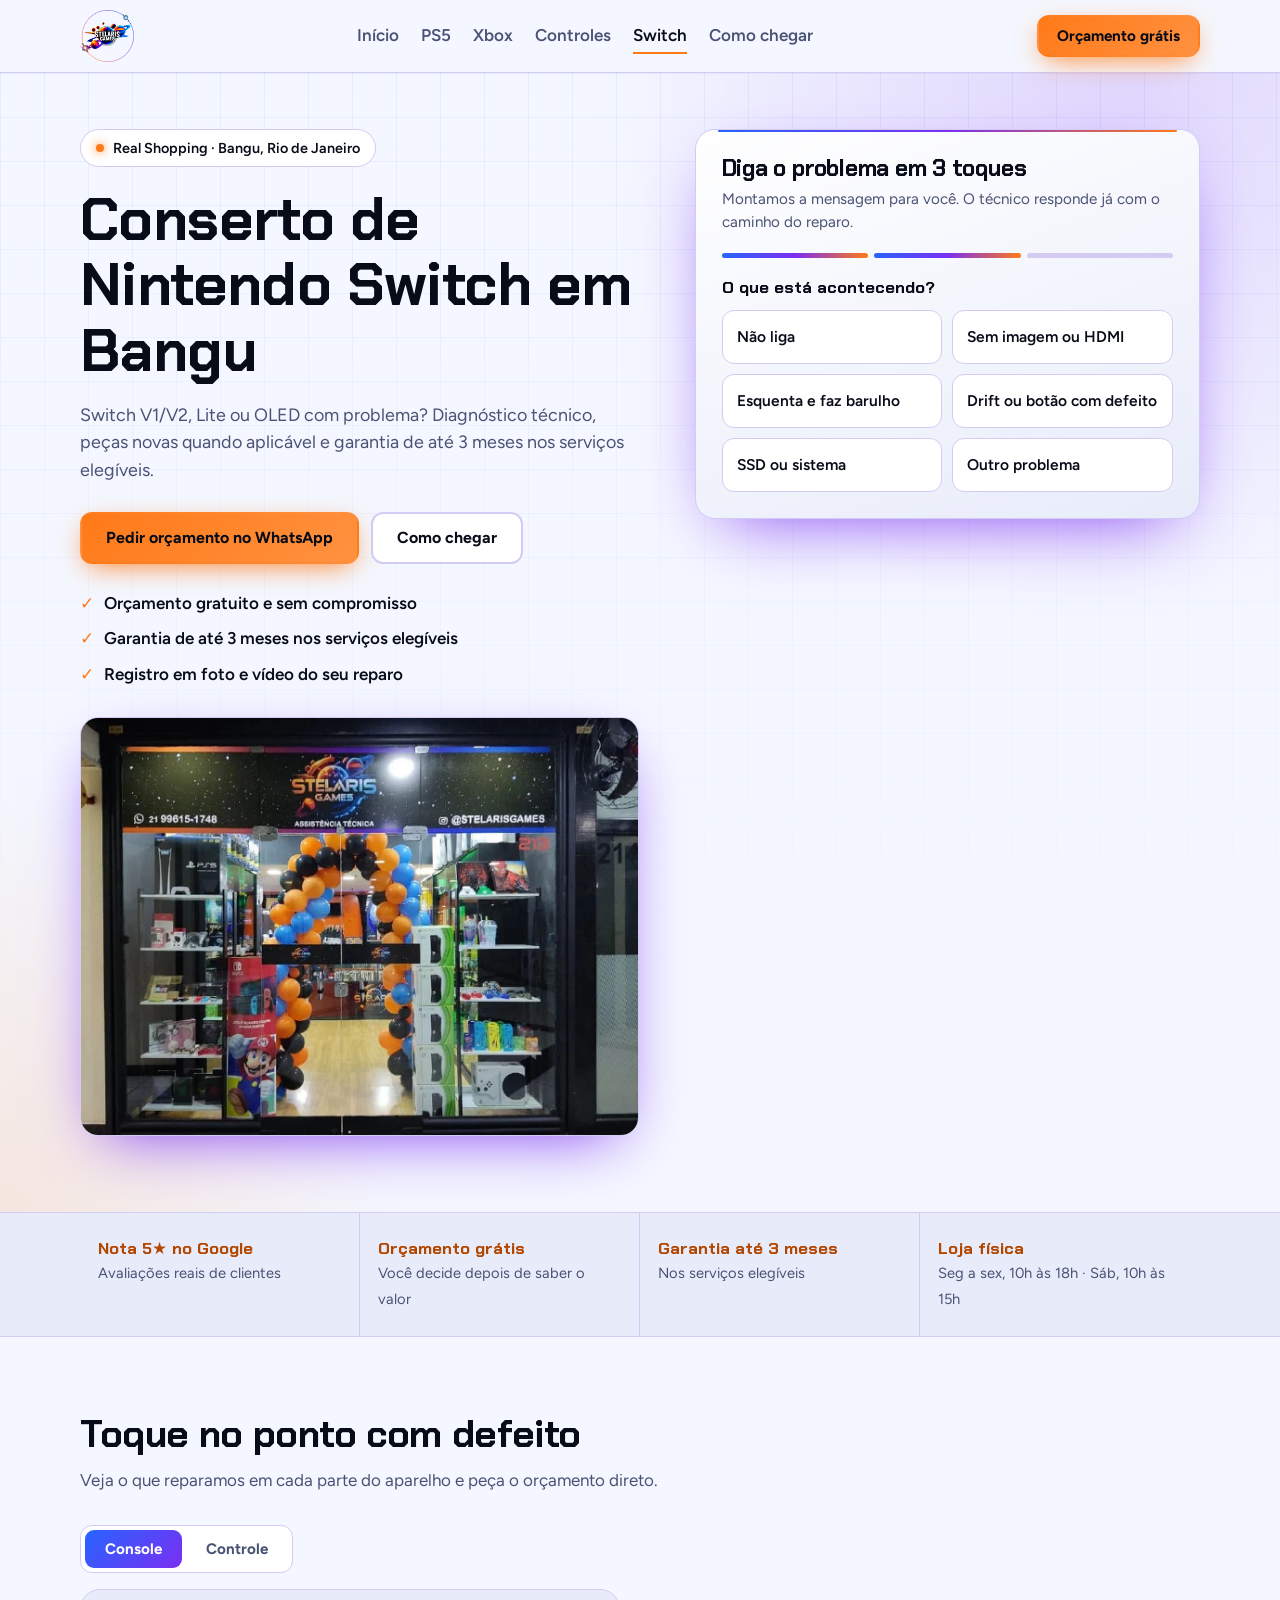
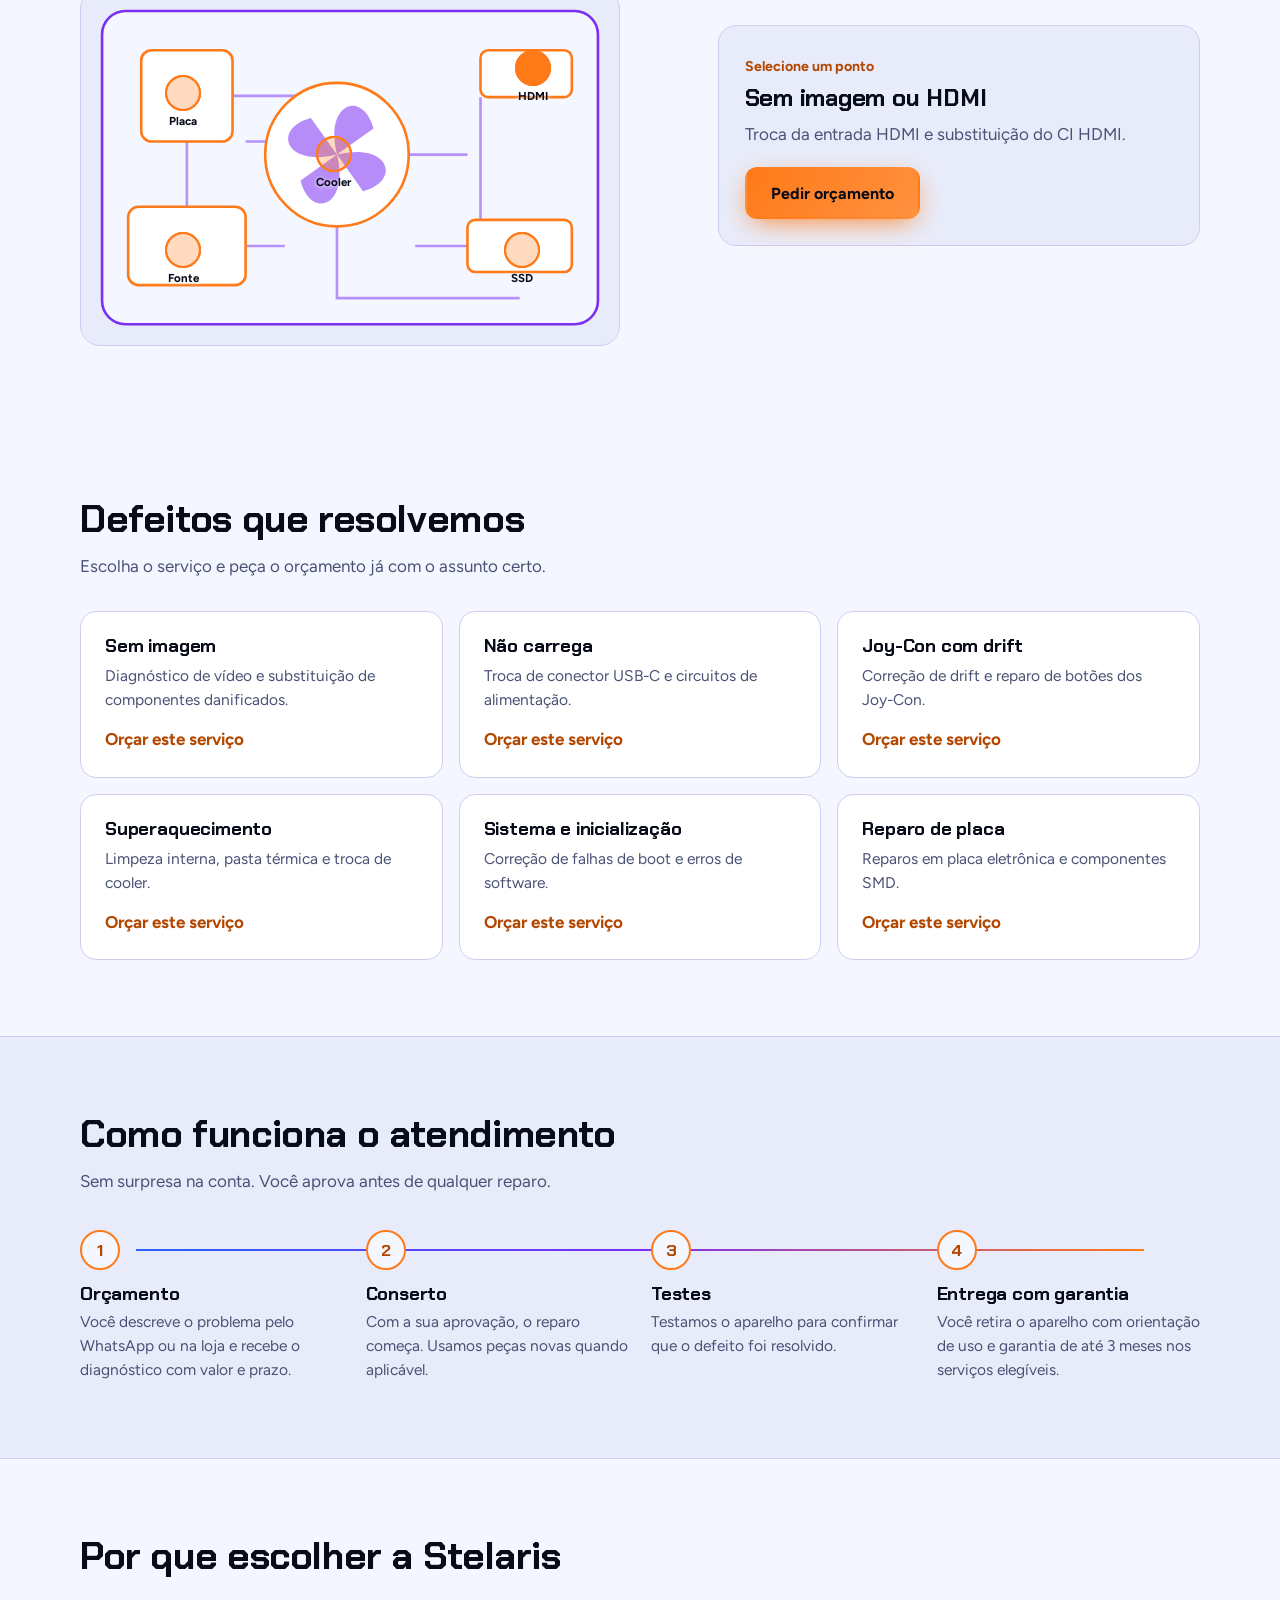
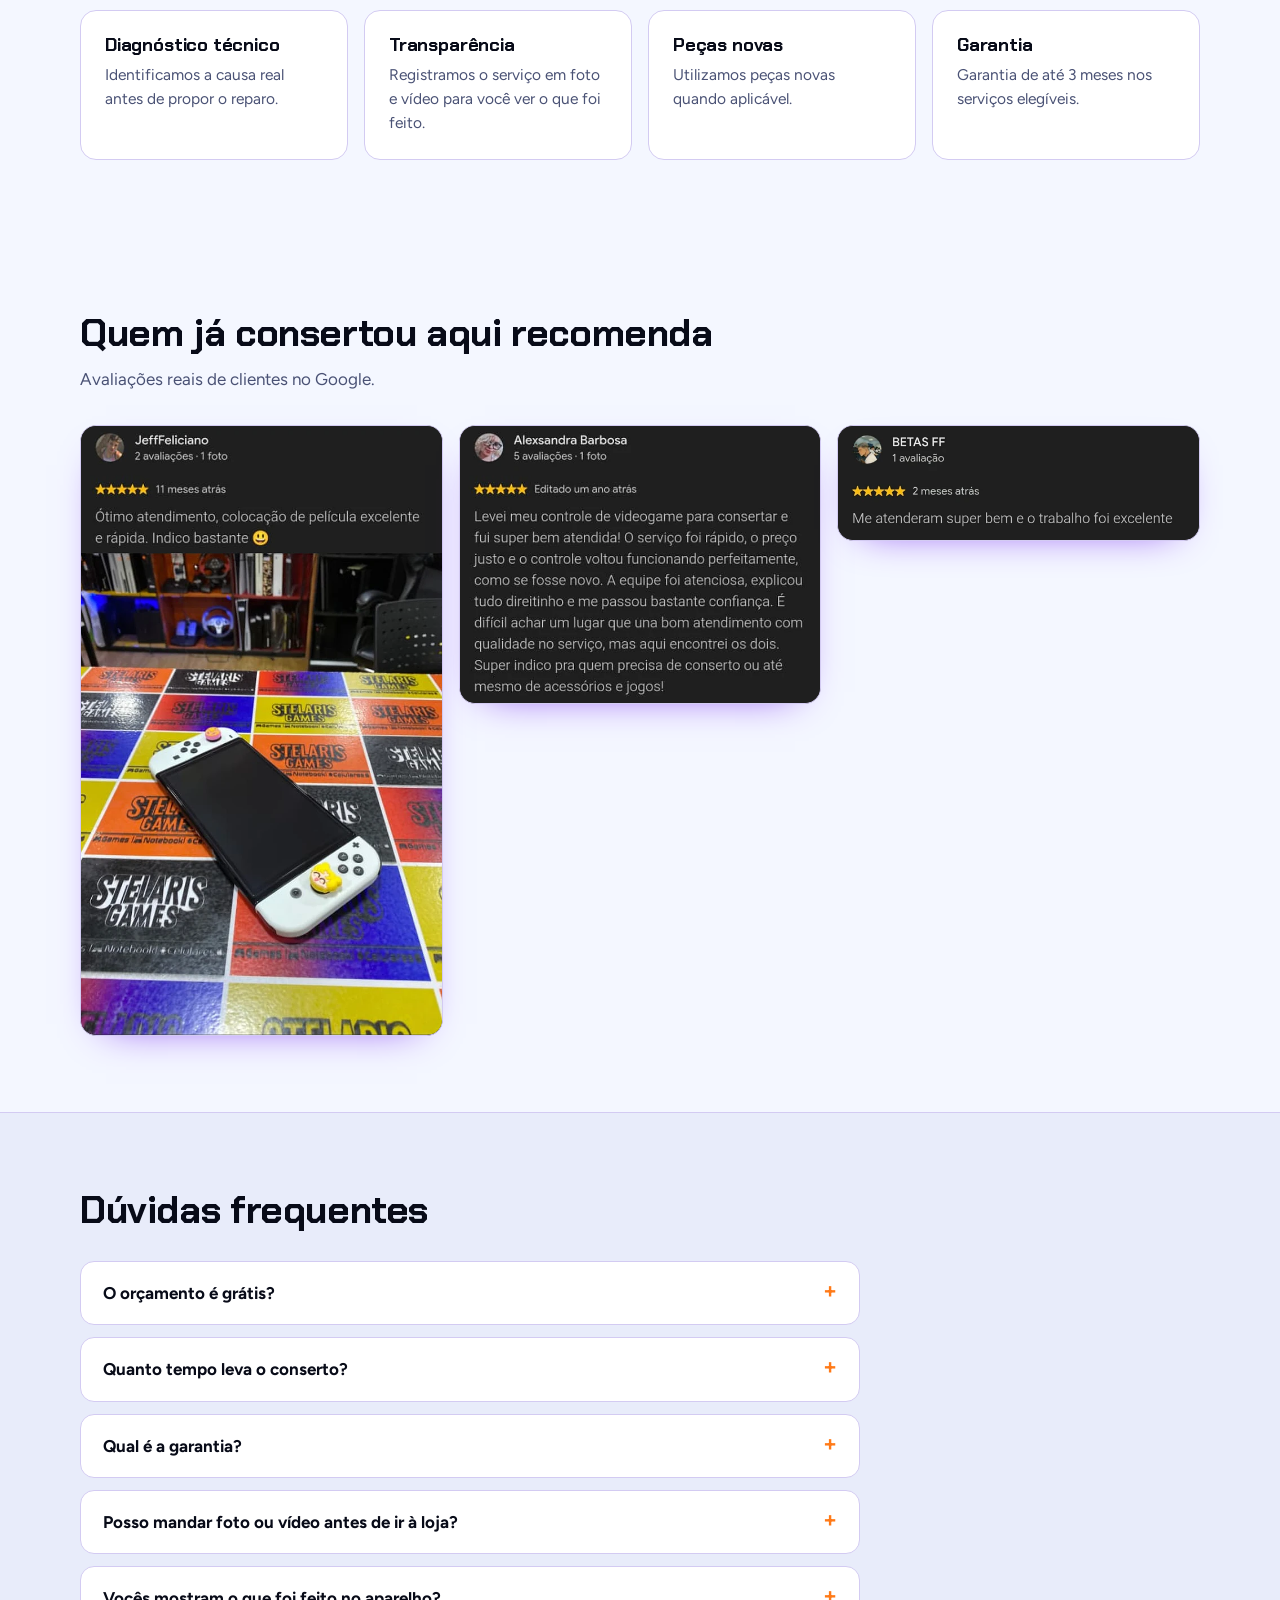
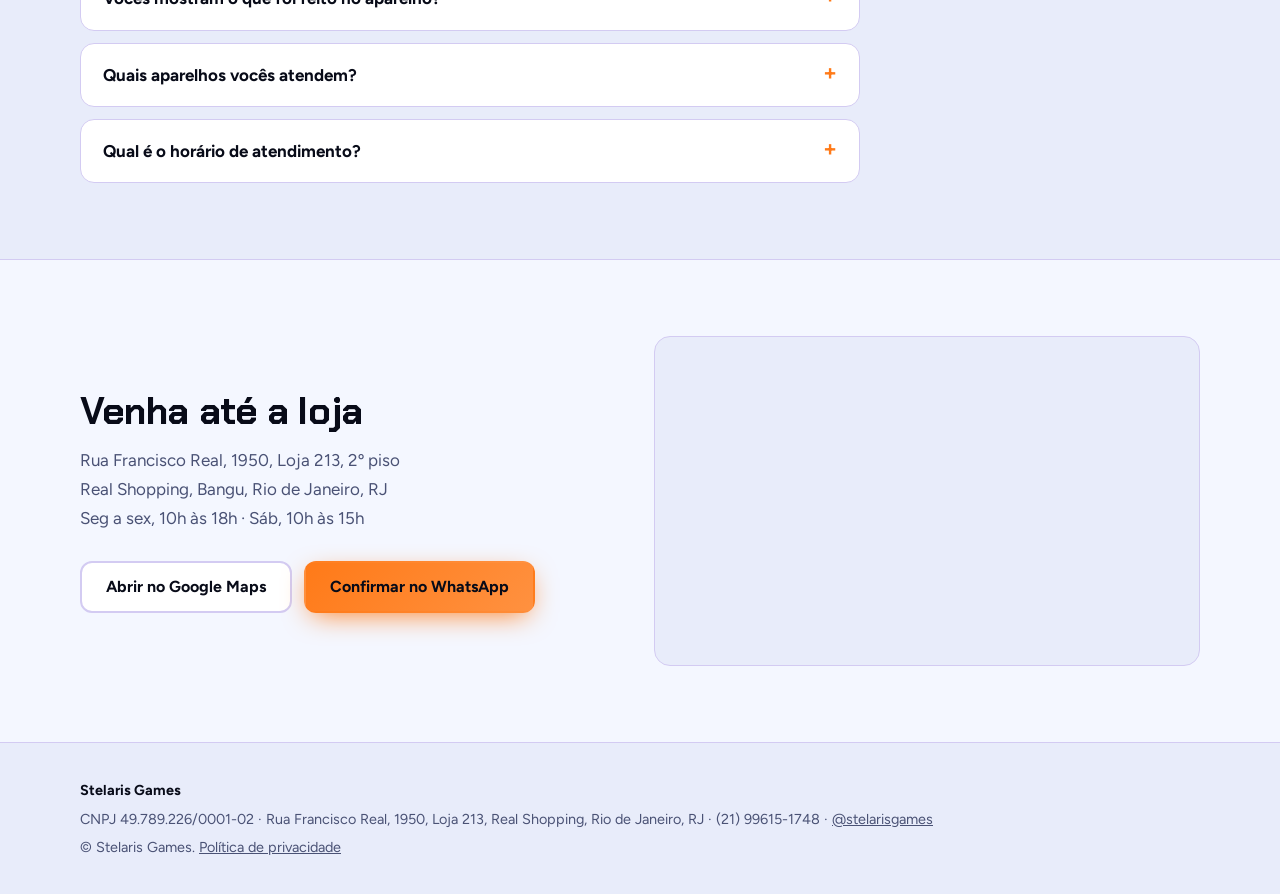
<file: switch.html>
<!DOCTYPE html>
<html lang="pt-BR"><head><meta charset="utf-8">
<meta name="viewport" content="width=device-width, initial-scale=1">
<title>Conserto de Nintendo Switch em Bangu | Stelaris Games</title><meta name="description" content="Conserto de Nintendo Switch V1/V2, Lite e OLED em Bangu: sem imagem, carregamento, Joy-Con e placa. Orçamento grátis.">
<link rel="canonical" href="https://stelarisgames.com.br/switch.html"><meta name="theme-color" content="#1f2a6b">
<meta property="og:title" content="Conserto de Nintendo Switch em Bangu | Stelaris Games"><meta property="og:description" content="Conserto de Nintendo Switch V1/V2, Lite e OLED em Bangu: sem imagem, carregamento, Joy-Con e placa. Orçamento grátis."><meta property="og:image" content="https://stelarisgames.com.br/sg-hero-fachada.webp"><meta property="og:type" content="website"><meta property="og:url" content="https://stelarisgames.com.br/switch.html">
<link rel="icon" type="image/png" href="sg-favicon.png">
<link rel="preconnect" href="https://fonts.googleapis.com"><link rel="preconnect" href="https://fonts.gstatic.com" crossorigin>
<link href="https://fonts.googleapis.com/css2?family=Chakra+Petch:wght@500;700&family=Figtree:wght@400;600;700&display=swap" rel="stylesheet">
<style>:root{color-scheme:dark;--bg:#080B18;--bg2:#0e1431;--card:rgba(255,255,255,.045);--text:#F4F7FF;--muted:#A9B3D8;--purple:#9160F4;--purple2:#7A2FF2;--blue:#2764FF;--orange:#FF7A18;--orange2:#FF9140;--acc:#FF9140;--on-orange:#080B18;--line:rgba(134,80,243,.34);--glow1:rgba(122,47,242,.36);--glow2:rgba(255,122,24,.2);--grid:rgba(39,100,255,.1);--head:"Chakra Petch",system-ui,sans-serif;--body:"Figtree",system-ui,-apple-system,"Segoe UI",sans-serif}
@media(prefers-color-scheme:light){:root{color-scheme:light;--bg:#F4F7FF;--bg2:#E8ECFA;--card:#fff;--text:#080B18;--muted:#4a5275;--purple:#7A2FF2;--purple2:#7A2FF2;--blue:#2764FF;--acc:#B34700;--line:#d3cbf2;--glow1:rgba(122,47,242,.16);--glow2:rgba(255,122,24,.14);--grid:rgba(39,100,255,.07)}}
*,*::before,*::after{box-sizing:border-box}
html{scroll-behavior:smooth;scroll-padding-top:76px}
body{margin:0;background:var(--bg);color:var(--text);font:400 17px/1.55 var(--body);-webkit-text-size-adjust:100%}
h1,h2,h3{font-family:var(--head);line-height:1.1;margin:0;letter-spacing:-.01em}
h1{font-size:clamp(2.2rem,6.4vw,3.7rem);font-weight:700}h2{font-size:clamp(1.7rem,4vw,2.4rem);font-weight:700}h3{font-size:1.15rem;font-weight:700}
p{margin:0}a{color:inherit}img{max-width:100%;height:auto}
.wrap{width:min(1120px,100% - 40px);margin-inline:auto}
section{padding:76px 0}.lead{color:var(--muted);max-width:60ch;margin-top:12px}
:focus-visible{outline:3px solid var(--orange2);outline-offset:3px;border-radius:6px}
.btn{display:inline-flex;align-items:center;justify-content:center;min-height:52px;padding:0 24px;border-radius:12px;font:700 1rem var(--body);text-decoration:none;border:2px solid transparent;cursor:pointer;transition:transform .15s,box-shadow .2s}
.btn-wa{background:linear-gradient(135deg,var(--orange),var(--orange2));color:var(--on-orange);box-shadow:0 8px 28px -8px var(--orange)}
.btn-wa:hover{transform:translateY(-2px);box-shadow:0 12px 34px -8px var(--orange)}
.btn-ghost{border-color:var(--line);background:var(--card);color:var(--text)}.btn-ghost:hover{border-color:var(--purple)}
header.top{position:sticky;top:0;z-index:30;padding:10px 0;background:color-mix(in srgb,var(--bg) 82%,transparent);backdrop-filter:blur(14px);-webkit-backdrop-filter:blur(14px);border-bottom:1px solid var(--line)}
.bar{display:flex;flex-wrap:wrap;align-items:center;justify-content:space-between;gap:8px 16px}
.brand img{display:block;height:38px;width:auto}
header.top .btn{min-height:42px;padding:0 18px;font-size:.95rem}
header.top nav{order:3;width:100%;display:flex;gap:22px;font-weight:600;overflow-x:auto;white-space:nowrap;padding:8px 0 2px;scrollbar-width:none}header.top nav::-webkit-scrollbar{display:none}
header.top nav a{text-decoration:none;color:var(--muted);padding:4px 0;border-bottom:2px solid transparent}header.top nav a:hover{color:var(--text)}
header.top nav a[aria-current="page"]{color:var(--text);border-bottom-color:var(--orange)}
@media(min-width:900px){header.top nav{order:0;width:auto;overflow:visible;padding:0}.brand img{height:52px}}
@media(max-width:899px){.brand img{height:44px!important}}
.hero{position:relative;overflow:hidden;padding:56px 0 76px;background:radial-gradient(60% 70% at 88% 0%,var(--glow1),transparent 70%),radial-gradient(45% 55% at 0% 100%,var(--glow2),transparent 70%),var(--bg)}
.hero::before{content:"";position:absolute;inset:0;background-image:linear-gradient(var(--grid) 1px,transparent 1px),linear-gradient(90deg,var(--grid) 1px,transparent 1px);background-size:44px 44px;mask-image:linear-gradient(180deg,#000,transparent 85%);-webkit-mask-image:linear-gradient(180deg,#000,transparent 85%)}
.hero-grid{position:relative;display:grid;gap:40px;align-items:start}
@media(min-width:900px){.hero-grid{grid-template-columns:1.05fr .95fr;gap:56px}}
.pill{display:inline-flex;align-items:center;gap:9px;background:var(--card);border:1px solid var(--line);border-radius:99px;padding:7px 15px;font-size:.9rem;font-weight:600;margin-bottom:20px}
.pill::before{content:"";width:8px;height:8px;border-radius:50%;background:var(--orange);box-shadow:0 0 10px var(--orange)}
.hero .lead{font-size:1.12rem;color:var(--muted);margin-top:18px}
.cta-row{display:flex;flex-wrap:wrap;gap:12px;margin-top:28px}
.ticks{list-style:none;padding:0;margin:26px 0 0;display:grid;gap:9px;font-weight:600}
.ticks li::before{content:"✓";color:var(--orange);font-weight:700;margin-right:10px}
.himg{display:block;width:100%;max-width:560px;aspect-ratio:4/3;object-fit:cover;border-radius:18px;margin-top:30px;border:1px solid var(--line);box-shadow:0 20px 60px -24px var(--purple2)}
.wizard{position:relative;background:linear-gradient(160deg,var(--card),transparent),var(--bg2);border:1px solid var(--line);border-radius:20px;padding:26px;box-shadow:0 24px 70px -30px var(--purple2)}
.wizard::before{content:"";position:absolute;left:22px;right:22px;top:0;height:2px;background:linear-gradient(90deg,var(--blue),var(--purple),var(--orange));border-radius:2px}
.wizard h2{font-size:1.45rem}.sub{color:var(--muted);font-size:.95rem;margin:6px 0 18px}
.prog{display:flex;gap:6px;margin-bottom:18px}.prog span{flex:1;height:5px;border-radius:9px;background:var(--line)}.prog span.on{background:linear-gradient(90deg,var(--blue),var(--purple),var(--orange))}
.q{font:700 1.05rem var(--head);margin-bottom:12px}
.opts{display:grid;grid-template-columns:1fr 1fr;gap:10px}
.opt{min-height:54px;padding:10px 14px;text-align:left;border-radius:12px;border:1px solid var(--line);background:var(--card);color:var(--text);font:600 .97rem var(--body);cursor:pointer;transition:border-color .15s,transform .15s,background .15s}
.opt:hover{border-color:var(--orange);background:rgba(255,122,26,.1);transform:translateY(-1px)}
.back{background:none;border:0;color:var(--muted);font:600 .9rem var(--body);margin-top:14px;cursor:pointer;text-decoration:underline;padding:6px 0}
.result{display:grid;gap:12px}.result .btn{width:100%}
.summary{background:var(--card);border:1px solid var(--line);border-radius:12px;padding:14px;font-size:.97rem}.summary b{display:block;margin-bottom:4px;color:var(--acc)}.note{font-size:.85rem;color:var(--muted)}
.trust{background:var(--bg2);border-block:1px solid var(--line)}
.trust-grid{display:grid;grid-template-columns:repeat(2,1fr)}@media(min-width:800px){.trust-grid{grid-template-columns:repeat(4,1fr)}}
.trust-grid div{padding:24px 18px;border-right:1px solid var(--line)}.trust-grid div:last-child{border-right:0}
.trust-grid b{display:block;font:700 1.05rem var(--head);color:var(--acc)}.trust-grid span{font-size:.92rem;color:var(--muted)}
.xr{display:grid;gap:28px;margin-top:32px;align-items:center}@media(min-width:900px){.xr{grid-template-columns:1.1fr .9fr;gap:48px}}
.tabs{display:inline-flex;gap:4px;padding:4px;border:1px solid var(--line);border-radius:12px;background:var(--card);margin-bottom:16px}
.tab{border:0;background:none;color:var(--muted);font:700 .95rem var(--body);padding:10px 20px;border-radius:9px;cursor:pointer}
.tab[aria-selected="true"]{background:linear-gradient(135deg,var(--blue),var(--purple2));color:#fff}
.dev{position:relative;max-width:540px;border:1px solid var(--line);border-radius:20px;background:var(--bg2);padding:8px}
.dev[hidden]{display:none}.dev svg{display:block;width:100%;height:auto}
.pcb{fill:var(--bg);stroke:var(--purple);stroke-width:2}.tr{fill:none;stroke:var(--purple);stroke-opacity:.5;stroke-width:2}
.blk{fill:var(--card);stroke:var(--orange);stroke-width:2}.fan{transform-box:fill-box;transform-origin:center;animation:spin 5s linear infinite}.fan path{fill:var(--purple);fill-opacity:.55}
@keyframes spin{to{transform:rotate(360deg)}}
.hot{position:absolute;width:36px;height:36px;margin:-18px 0 0 -18px;border-radius:50%;border:2px solid var(--orange);background:rgba(255,122,26,.28);cursor:pointer;padding:0}
.hot::after{content:"";position:absolute;inset:-2px;border-radius:50%;border:2px solid var(--orange);animation:pulse 2.2s ease-out infinite}
@keyframes pulse{from{transform:scale(1);opacity:.8}to{transform:scale(1.9);opacity:0}}
.hot[aria-pressed="true"]{background:var(--orange)}.hot[aria-pressed="true"]::after{animation:none}
.hot span{position:absolute;top:100%;left:50%;transform:translateX(-50%);margin-top:5px;font:700 .72rem var(--body);white-space:nowrap;color:var(--text);text-shadow:0 1px 4px var(--bg)}
.hp{background:var(--bg2);border:1px solid var(--line);border-radius:18px;padding:26px;min-height:210px}
.hp small{color:var(--acc);font-weight:700}.hp h3{font-size:1.5rem;margin:6px 0 10px}.hp p{color:var(--muted);margin-bottom:20px}
.cards{display:grid;gap:16px;margin-top:32px}
@media(min-width:700px){.cards{grid-template-columns:repeat(2,1fr)}}@media(min-width:1000px){.cards{grid-template-columns:repeat(3,1fr)}}
.card{background:var(--card);border:1px solid var(--line);border-radius:16px;padding:24px;display:flex;flex-direction:column;gap:8px;transition:border-color .2s,transform .2s}
.card:hover{border-color:var(--orange);transform:translateY(-3px)}
.card p{color:var(--muted);font-size:.97rem;flex:1}.card a{font-weight:700;color:var(--acc);text-decoration:none;margin-top:6px}.card a:hover{text-decoration:underline}
.alt{background:var(--bg2);border-block:1px solid var(--line)}
.steps{display:grid;gap:22px;margin-top:36px;counter-reset:s}@media(min-width:900px){.steps{grid-template-columns:repeat(4,1fr);position:relative}.steps::before{content:"";position:absolute;top:19px;left:5%;right:5%;height:2px;background:linear-gradient(90deg,var(--blue),var(--purple),var(--orange))}}
.step{position:relative;counter-increment:s;padding-top:0}
.step::before{content:counter(s);display:grid;place-items:center;width:40px;height:40px;border-radius:50%;background:var(--bg);border:2px solid var(--orange);color:var(--acc);font:700 1.05rem var(--head);margin-bottom:14px;position:relative}
.step p{color:var(--muted);margin-top:6px;font-size:.97rem}
.cmps{display:grid;gap:20px;margin-top:32px;grid-template-columns:repeat(auto-fit,minmax(min(100%,300px),1fr))}
.cmp{margin:0;position:relative;border-radius:16px;overflow:hidden;border:1px solid var(--line);background:var(--bg)}
.cmp img{display:block;width:100%;aspect-ratio:1/1;object-fit:cover}.cmp .top{position:absolute;inset:0;clip-path:inset(0 calc(100% - var(--p)) 0 0)}
.cmp::after{content:"";position:absolute;top:0;bottom:46px;left:var(--p);width:3px;background:var(--orange);box-shadow:0 0 14px var(--orange);pointer-events:none}
.cmp input{position:absolute;left:0;top:0;width:100%;height:calc(100% - 46px);margin:0;opacity:0;cursor:ew-resize}.cmp:focus-within{outline:3px solid var(--orange2)}
.tg{position:absolute;top:12px;padding:3px 11px;border-radius:99px;background:rgba(8,12,36,.78);color:#fff;font-size:.8rem;font-weight:700}.tg.l{left:12px}.tg.r{right:12px}
.cmp figcaption{padding:13px 16px;font-weight:700;background:var(--bg2)}
.rev{display:grid;gap:16px;margin-top:32px;align-items:start}@media(min-width:800px){.rev{grid-template-columns:repeat(3,1fr)}}
.rv{margin:0;border-radius:16px;overflow:hidden;border:1px solid var(--line);background:#1e1e1e;box-shadow:0 14px 40px -26px var(--purple2)}.rv img{display:block;width:100%;height:auto}
@media(min-width:1000px){.cards4{grid-template-columns:repeat(4,1fr)}}
details{background:var(--card);border:1px solid var(--line);border-radius:14px;margin-top:12px;max-width:780px}details:first-of-type{margin-top:30px}
summary{cursor:pointer;padding:18px 22px;font-weight:700;list-style:none;display:flex;justify-content:space-between;gap:12px}summary::-webkit-details-marker{display:none}
summary::after{content:"+";font-size:1.4rem;line-height:1;color:var(--orange)}details[open] summary::after{content:"–"}details[open]{border-color:var(--purple)}details p{padding:0 22px 18px;color:var(--muted)}
.loc{display:grid;gap:28px}@media(min-width:850px){.loc{grid-template-columns:1fr 1fr;align-items:center}}
.addr{font-style:normal;margin-top:14px;line-height:1.7;color:var(--muted)}.map{border:1px solid var(--line);border-radius:16px;width:100%;height:330px;background:var(--bg2)}
footer{padding:36px 0 120px;border-top:1px solid var(--line);color:var(--muted);font-size:.9rem;background:var(--bg2)}footer .wrap{display:grid;gap:6px}footer b{color:var(--text)}
.sticky{position:fixed;left:0;right:0;bottom:0;z-index:20;display:flex;gap:10px;padding:10px 14px calc(10px + env(safe-area-inset-bottom,0px));background:color-mix(in srgb,var(--bg) 90%,transparent);backdrop-filter:blur(12px);-webkit-backdrop-filter:blur(12px);border-top:1px solid var(--line)}
.sticky .btn{flex:1;min-height:48px}@media(min-width:900px){.sticky{display:none}footer{padding-bottom:36px}}
@media(prefers-reduced-motion:reduce){html{scroll-behavior:auto}.fan,.hot::after{animation:none}.btn,.card,.opt{transition:none}}
</style>
<script type="application/ld+json">{"@context": "https://schema.org", "@type": "LocalBusiness", "name": "Stelaris Games", "url": "https://stelarisgames.com.br/", "telephone": "+55 21 99615-1748", "image": "https://stelarisgames.com.br/sg-hero-fachada.webp", "address": {"@type": "PostalAddress", "streetAddress": "Rua Francisco Real, 1950, Loja 213, Real Shopping", "addressLocality": "Rio de Janeiro", "addressRegion": "RJ", "addressCountry": "BR"}, "openingHoursSpecification": [{"@type": "OpeningHoursSpecification", "dayOfWeek": ["Monday", "Tuesday", "Wednesday", "Thursday", "Friday"], "opens": "10:00", "closes": "18:00"}, {"@type": "OpeningHoursSpecification", "dayOfWeek": "Saturday", "opens": "10:00", "closes": "15:00"}]}</script></head>
<body>
<header class="top"><div class="wrap bar"><a class="brand" href="index.html"><img src="sg-logo.png" alt="Stelaris Games" width="54" height="52"></a><nav aria-label="Principal"><a href="index.html">Início</a><a href="ps5.html">PS5</a><a href="xbox.html">Xbox</a><a href="controle.html">Controles</a><a href="switch.html" aria-current="page">Switch</a><a href="#local">Como chegar</a></nav>
<a class="btn btn-wa" href="https://wa.me/5521996151748" data-msg="Olá! Meu Nintendo Switch precisa de conserto. Pode me passar um orçamento?" data-track="whatsapp_header">Orçamento grátis</a></div></header>
<main>
<section class="hero"><div class="wrap hero-grid"><div>
<span class="pill">Real Shopping · Bangu, Rio de Janeiro</span><h1>Conserto de Nintendo Switch em Bangu</h1><p class="lead">Switch V1/V2, Lite ou OLED com problema? Diagnóstico técnico, peças novas quando aplicável e garantia de até 3 meses nos serviços elegíveis.</p>
<div class="cta-row"><a class="btn btn-wa" href="https://wa.me/5521996151748" data-msg="Olá! Meu Nintendo Switch precisa de conserto. Pode me passar um orçamento?" data-track="whatsapp_hero">Pedir orçamento no WhatsApp</a><a class="btn btn-ghost" href="https://maps.app.goo.gl/uSFVXtiMWQx1u5JZ9" target="_blank" rel="noopener" data-track="rota_hero">Como chegar</a></div>
<ul class="ticks"><li>Orçamento gratuito e sem compromisso</li><li>Garantia de até 3 meses nos serviços elegíveis</li><li>Registro em foto e vídeo do seu reparo</li></ul>
<img class="himg" src="sg-hero-fachada.webp" alt="Fachada da Stelaris Games no Real Shopping, Bangu" width="1200" height="900"></div>
<div class="wizard" data-device="Nintendo Switch"><h2>Diga o problema em 3 toques</h2><p class="sub">Montamos a mensagem para você. O técnico responde já com o caminho do reparo.</p><div id="wz" aria-live="polite"></div></div></div></section>
<div class="trust"><div class="wrap trust-grid"><div><b>Nota 5★ no Google</b><span>Avaliações reais de clientes</span></div><div><b>Orçamento grátis</b><span>Você decide depois de saber o valor</span></div><div><b>Garantia até 3 meses</b><span>Nos serviços elegíveis</span></div><div><b>Loja física</b><span>Seg a sex, 10h às 18h · Sáb, 10h às 15h</span></div></div></div>
<section id="mapa"><div class="wrap"><h2>Toque no ponto com defeito</h2><p class="lead">Veja o que reparamos em cada parte do aparelho e peça o orçamento direto.</p><div class="xr"><div><div class="tabs" role="tablist"><button class="tab" role="tab" data-v="console" aria-selected="true">Console</button><button class="tab" role="tab" data-v="controle" aria-selected="false">Controle</button></div><div class="dev" data-v="console"><svg viewBox="0 0 400 260" role="img" aria-label="Esquema interno de um console"><rect class="pcb" x="10" y="10" width="380" height="240" rx="18"/><path class="tr" d="M110 75H190M120 110H150M75 110V160M120 190H150M230 120H290M300 76V170M250 190H290M190 175V230H330"/><rect class="blk" x="300" y="40" width="70" height="36" rx="6"/><rect class="blk" x="30" y="160" width="90" height="60" rx="8"/><rect class="blk" x="290" y="170" width="80" height="40" rx="6"/><rect class="blk" x="40" y="40" width="70" height="70" rx="8"/><circle class="blk" cx="190" cy="120" r="55"/><g class="fan"><path d="M190 120c-10-40 20-50 28-20zM190 120c40-10 50 20 20 28zM190 120c10 40-20 50-28 20zM190 120c-40 10-50-20-20-28z"/></g></svg><button class="hot" type="button" aria-pressed="false" style="left:84%;top:22%" data-t="Sem imagem ou HDMI" data-d="Troca da entrada HDMI e substituição do CI HDMI." data-m="Olá! Defeito: Sem imagem ou HDMI (Nintendo Switch). Quero um orçamento."><span>HDMI</span></button><button class="hot" type="button" aria-pressed="false" style="left:19%;top:73%" data-t="Não liga" data-d="Fontes de alimentação, circuitos de alimentação e curtos-circuitos." data-m="Olá! Defeito: Não liga (Nintendo Switch). Quero um orçamento."><span>Fonte</span></button><button class="hot" type="button" aria-pressed="false" style="left:47%;top:46%" data-t="Barulho e superaquecimento" data-d="Limpeza interna, pasta térmica, metal líquido do PS5, coolers e ventoinhas." data-m="Olá! Defeito: Barulho e superaquecimento (Nintendo Switch). Quero um orçamento."><span>Cooler</span></button><button class="hot" type="button" aria-pressed="false" style="left:82%;top:73%" data-t="SSD e sistema" data-d="Troca de HD e SSD, upgrade e reinstalação de sistema." data-m="Olá! Defeito: SSD e sistema (Nintendo Switch). Quero um orçamento."><span>SSD</span></button><button class="hot" type="button" aria-pressed="false" style="left:19%;top:29%" data-t="Reparo de placa" data-d="Componentes SMD, VRM e MOSFETs, chipset, NAND e reballing em consoles compatíveis." data-m="Olá! Defeito: Reparo de placa (Nintendo Switch). Quero um orçamento."><span>Placa</span></button></div><div class="dev" data-v="controle" hidden><svg viewBox="0 0 400 260" role="img" aria-label="Esquema de um controle"><path class="pcb" d="M110 70Q60 70 40 190Q30 235 70 230Q100 225 125 180L275 180Q300 225 330 230Q370 235 360 190Q340 70 290 70Z"/><rect class="blk" x="95" y="46" width="60" height="16" rx="6"/><rect class="blk" x="245" y="46" width="60" height="16" rx="6"/><rect class="blk" x="184" y="60" width="32" height="12" rx="4"/><circle class="blk" cx="155" cy="170" r="22"/><circle class="blk" cx="245" cy="170" r="22"/><circle class="blk" cx="105" cy="120" r="14"/><circle class="blk" cx="300" cy="105" r="9"/><circle class="blk" cx="320" cy="125" r="9"/><circle class="blk" cx="280" cy="125" r="9"/><circle class="blk" cx="300" cy="145" r="9"/><rect class="blk" x="190" y="196" width="20" height="10" rx="5"/></svg><button class="hot" type="button" aria-pressed="false" style="left:39%;top:65%" data-t="Drift" data-d="Correção do drift e analógicos ALPS, Hall Effect ou TMR." data-m="Olá! Defeito: Drift (Controle). Quero um orçamento."><span>Analógico</span></button><button class="hot" type="button" aria-pressed="false" style="left:31%;top:20%" data-t="Gatilhos" data-d="Reparo de L1, L2, R1, R2, LB, RB e LT/RT." data-m="Olá! Defeito: Gatilhos (Controle). Quero um orçamento."><span>Gatilhos</span></button><button class="hot" type="button" aria-pressed="false" style="left:75%;top:46%" data-t="Botões" data-d="Reparo e substituição de botões." data-m="Olá! Defeito: Botões (Controle). Quero um orçamento."><span>Botões</span></button><button class="hot" type="button" aria-pressed="false" style="left:50%;top:25%" data-t="Carregamento" data-d="Troca de conectores de carregamento." data-m="Olá! Defeito: Carregamento (Controle). Quero um orçamento."><span>USB-C</span></button><button class="hot" type="button" aria-pressed="false" style="left:50%;top:77%" data-t="Áudio P2" data-d="Troca de conectores de áudio P2." data-m="Olá! Defeito: Áudio P2 (Controle). Quero um orçamento."><span>Áudio P2</span></button></div></div><div class="hp" aria-live="polite"><small>Selecione um ponto</small><h3 id="hp-t"></h3><p id="hp-d"></p><a class="btn btn-wa" id="hp-a" href="https://wa.me/5521996151748" data-track="whatsapp_mapa">Pedir orçamento</a></div></div></div></section>
<section id="servicos"><div class="wrap"><h2>Defeitos que resolvemos</h2><p class="lead">Escolha o serviço e peça o orçamento já com o assunto certo.</p><div class="cards"><article class="card"><h3>Sem imagem</h3><p>Diagnóstico de vídeo e substituição de componentes danificados.</p><a href="https://wa.me/5521996151748" data-msg="Olá! Meu Switch está sem imagem. Quero um orçamento." data-track="whatsapp_card">Orçar este serviço</a></article><article class="card"><h3>Não carrega</h3><p>Troca de conector USB-C e circuitos de alimentação.</p><a href="https://wa.me/5521996151748" data-msg="Olá! Meu Switch não carrega. Quero um orçamento." data-track="whatsapp_card">Orçar este serviço</a></article><article class="card"><h3>Joy-Con com drift</h3><p>Correção de drift e reparo de botões dos Joy-Con.</p><a href="https://wa.me/5521996151748" data-msg="Olá! Meu Joy-Con está com drift. Quero um orçamento." data-track="whatsapp_card">Orçar este serviço</a></article><article class="card"><h3>Superaquecimento</h3><p>Limpeza interna, pasta térmica e troca de cooler.</p><a href="https://wa.me/5521996151748" data-msg="Olá! Meu Switch esquenta demais. Quero um orçamento." data-track="whatsapp_card">Orçar este serviço</a></article><article class="card"><h3>Sistema e inicialização</h3><p>Correção de falhas de boot e erros de software.</p><a href="https://wa.me/5521996151748" data-msg="Olá! Meu Switch tem erro de sistema. Quero um orçamento." data-track="whatsapp_card">Orçar este serviço</a></article><article class="card"><h3>Reparo de placa</h3><p>Reparos em placa eletrônica e componentes SMD.</p><a href="https://wa.me/5521996151748" data-msg="Olá! Meu Switch precisa de reparo de placa. Quero um orçamento." data-track="whatsapp_card">Orçar este serviço</a></article></div></div></section>
<section class="alt" id="como-funciona"><div class="wrap"><h2>Como funciona o atendimento</h2><p class="lead">Sem surpresa na conta. Você aprova antes de qualquer reparo.</p><div class="steps">
<div class="step"><h3>Orçamento</h3><p>Você descreve o problema pelo WhatsApp ou na loja e recebe o diagnóstico com valor e prazo.</p></div>
<div class="step"><h3>Conserto</h3><p>Com a sua aprovação, o reparo começa. Usamos peças novas quando aplicável.</p></div>
<div class="step"><h3>Testes</h3><p>Testamos o aparelho para confirmar que o defeito foi resolvido.</p></div>
<div class="step"><h3>Entrega com garantia</h3><p>Você retira o aparelho com orientação de uso e garantia de até 3 meses nos serviços elegíveis.</p></div></div></div></section>
<section id="diferenciais"><div class="wrap"><h2>Por que escolher a Stelaris</h2><div class="cards cards4">
<article class="card"><h3>Diagnóstico técnico</h3><p>Identificamos a causa real antes de propor o reparo.</p></article>
<article class="card"><h3>Transparência</h3><p>Registramos o serviço em foto e vídeo para você ver o que foi feito.</p></article>
<article class="card"><h3>Peças novas</h3><p>Utilizamos peças novas quando aplicável.</p></article>
<article class="card"><h3>Garantia</h3><p>Garantia de até 3 meses nos serviços elegíveis.</p></article></div></div></section>

<section id="avaliacoes"><div class="wrap"><h2>Quem já consertou aqui recomenda</h2><p class="lead">Avaliações reais de clientes no Google.</p><div class="rev"><figure class="rv"><img src="sg-rv-jeff.webp" width="640" height="1081" alt="Avaliação 5 estrelas de JeffFeliciano no Google" loading="lazy"></figure><figure class="rv"><img src="sg-rv-alexsandra.webp" width="640" height="493" alt="Avaliação 5 estrelas de Alexsandra Barbosa no Google" loading="lazy"></figure><figure class="rv"><img src="sg-rv-betas.webp" width="640" height="203" alt="Avaliação 5 estrelas de BETAS FF no Google" loading="lazy"></figure></div></div></section>
<section class="alt" id="duvidas"><div class="wrap"><h2>Dúvidas frequentes</h2><details><summary>O orçamento é grátis?</summary><p>Sim. A avaliação é sem compromisso e você só segue com o reparo se aprovar.</p></details><details><summary>Quanto tempo leva o conserto?</summary><p>Varia conforme o defeito. Problemas simples, como reinstalação de sistema e drift, entregamos no mesmo dia. Nos demais casos, informamos o prazo no orçamento.</p></details><details><summary>Qual é a garantia?</summary><p>Garantia de até 3 meses nos serviços elegíveis. As condições ficam registradas no seu atendimento.</p></details><details><summary>Posso mandar foto ou vídeo antes de ir à loja?</summary><p>Pode. Envie pelo WhatsApp e adiantamos o diagnóstico.</p></details><details><summary>Vocês mostram o que foi feito no aparelho?</summary><p>Sim. Fazemos registros em foto e vídeo do serviço, para você acompanhar com transparência.</p></details><details><summary>Quais aparelhos vocês atendem?</summary><p>PS5, PS4, PS3, PS2, Xbox Series X/S, One e 360, Switch V1/V2, Lite e OLED, 3DS, 2DS, PSP, PS Vita, controles e notebooks.</p></details><details><summary>Qual é o horário de atendimento?</summary><p>Seg a sex, 10h às 18h · Sáb, 10h às 15h.</p></details></div></section>
<section id="local"><div class="wrap loc"><div><h2>Venha até a loja</h2><address class="addr">Rua Francisco Real, 1950, Loja 213, 2º piso<br>Real Shopping, Bangu, Rio de Janeiro, RJ<br>Seg a sex, 10h às 18h · Sáb, 10h às 15h</address>
<div class="cta-row"><a class="btn btn-ghost" href="https://maps.app.goo.gl/uSFVXtiMWQx1u5JZ9" target="_blank" rel="noopener" data-track="rota_local">Abrir no Google Maps</a><a class="btn btn-wa" href="https://wa.me/5521996151748" data-msg="Olá! Estou a caminho da loja. Vocês estão abertos agora?" data-track="whatsapp_local">Confirmar no WhatsApp</a></div></div>
<iframe class="map" title="Mapa da Stelaris Games" loading="lazy" referrerpolicy="no-referrer-when-downgrade" src="https://www.google.com/maps?q=Stelaris%20Games%20Assist%C3%AAncia%20T%C3%A9cnica%2C%20Rua%20Francisco%20Real%2C%201950%2C%20Loja%20213%2C%20Bangu%2C%20Rio%20de%20Janeiro%20RJ&amp;output=embed"></iframe></div></section>
</main>
<footer><div class="wrap"><b>Stelaris Games</b><span>CNPJ 49.789.226/0001-02 · Rua Francisco Real, 1950, Loja 213, Real Shopping, Rio de Janeiro, RJ · (21) 99615-1748 · <a href="https://instagram.com/stelarisgames">@stelarisgames</a></span><span>© Stelaris Games. <a href="privacidade.html">Política de privacidade</a></span></div></footer>
<div class="sticky"><a class="btn btn-wa" href="https://wa.me/5521996151748" data-msg="Olá! Meu Nintendo Switch precisa de conserto. Pode me passar um orçamento?" data-track="whatsapp_sticky">Orçamento no WhatsApp</a><a class="btn btn-ghost" href="tel:+5521996151748" data-track="ligar_sticky">Ligar</a></div>
<script>window.STELARIS={gtm:"",whatsapp:"5521996151748"};</script><script>(function(){
  var C=window.STELARIS||{},WA=C.whatsapp||"5521996151748";
  window.dataLayer=window.dataLayer||[];
  if(C.gtm){window.dataLayer.push({"gtm.start":Date.now(),event:"gtm.js"});var s=document.createElement("script");s.async=true;s.src="https://www.googletagmanager.com/gtm.js?id="+C.gtm;document.head.appendChild(s);}
  function wa(t){return "https://wa.me/"+WA+"?text="+encodeURIComponent(t);}
  document.querySelectorAll("[data-msg]").forEach(function(a){a.href=wa(a.getAttribute("data-msg"));});
  document.addEventListener("click",function(e){var a=e.target.closest("[data-track]");if(a)dataLayer.push({event:a.getAttribute("data-track")});});
  document.querySelectorAll(".cmp input").forEach(function(r){r.addEventListener("input",function(){r.parentNode.style.setProperty("--p",r.value+"%");});});

  var tabs=document.querySelectorAll(".tab"),devs=document.querySelectorAll(".dev"),T=document.getElementById("hp-t");
  if(T){
    var D=document.getElementById("hp-d"),A=document.getElementById("hp-a");
    function pick(h){document.querySelectorAll(".hot").forEach(function(x){x.setAttribute("aria-pressed",x===h?"true":"false");});
      T.textContent=h.dataset.t;D.textContent=h.dataset.d;A.href=wa(h.dataset.m);dataLayer.push({event:"mapa_ponto",value:h.dataset.t});}
    document.querySelectorAll(".hot").forEach(function(h){h.onclick=function(){pick(h);};});
    function show(v){tabs.forEach(function(t){t.setAttribute("aria-selected",t.dataset.v===v?"true":"false");});
      devs.forEach(function(d){d.hidden=d.dataset.v!==v;});pick(document.querySelector('.dev[data-v="'+v+'"] .hot'));}
    tabs.forEach(function(t){t.onclick=function(){show(t.dataset.v);};});
    show(document.querySelector('.tab[aria-selected="true"]').dataset.v);
  }
  var box=document.getElementById("wz");if(!box)return;
  var preset=box.parentNode.getAttribute("data-device");
  var steps=[{k:"device",q:"Qual aparelho está com problema?",o:["PS5","PS4","Xbox","Nintendo Switch","Controle","Notebook"]},
    {k:"issue",q:"O que está acontecendo?",o:["Não liga","Sem imagem ou HDMI","Esquenta e faz barulho","Drift ou botão com defeito","SSD ou sistema","Outro problema"]},
    {k:"when",q:"Para quando você precisa?",o:["Hoje","Nesta semana","Sem pressa"]}];
  var st=preset?{i:1,a:{device:preset}}:{i:0,a:{}};
  function el(t,c,x){var n=document.createElement(t);if(c)n.className=c;if(x!==undefined)n.textContent=x;return n;}
  function render(){
    box.textContent="";var prog=el("div","prog");
    for(var p=0;p<3;p++)prog.appendChild(el("span",p<=Math.min(st.i,2)?"on":""));box.appendChild(prog);
    if(st.i<3){var S=steps[st.i];box.appendChild(el("div","q",S.q));var g=el("div","opts");
      S.o.forEach(function(o){var b=el("button","opt",o);b.type="button";b.onclick=function(){st.a[S.k]=o;st.i++;dataLayer.push({event:"wizard_step",step:S.k,value:o});render();};g.appendChild(b);});
      box.appendChild(g);
      if(st.i>(preset?1:0)){var back=el("button","back","Voltar");back.type="button";back.onclick=function(){st.i--;render();};box.appendChild(back);}
    }else{
      var r=el("div","result"),sm=el("div","summary");sm.appendChild(el("b","","Sua solicitação"));
      sm.appendChild(document.createTextNode(st.a.device+" · "+st.a.issue+" · Para: "+st.a.when));r.appendChild(sm);
      var msg="Olá! Vim pelo site da Stelaris Games.\nAparelho: "+st.a.device+"\nProblema: "+st.a.issue+"\nPrecisa para: "+st.a.when+"\nPode me passar um orçamento?";
      var a=el("a","btn btn-wa","Enviar no WhatsApp");a.href=wa(msg);a.target="_blank";a.rel="noopener";a.setAttribute("data-track","whatsapp_wizard");r.appendChild(a);
      r.appendChild(el("p","note","Você pode anexar foto ou vídeo do defeito na conversa."));
      var re=el("button","back","Refazer");re.type="button";re.onclick=function(){st=preset?{i:1,a:{device:preset}}:{i:0,a:{}};render();};r.appendChild(re);box.appendChild(r);}
  }
  render();
})();
</script></body></html>
</file>
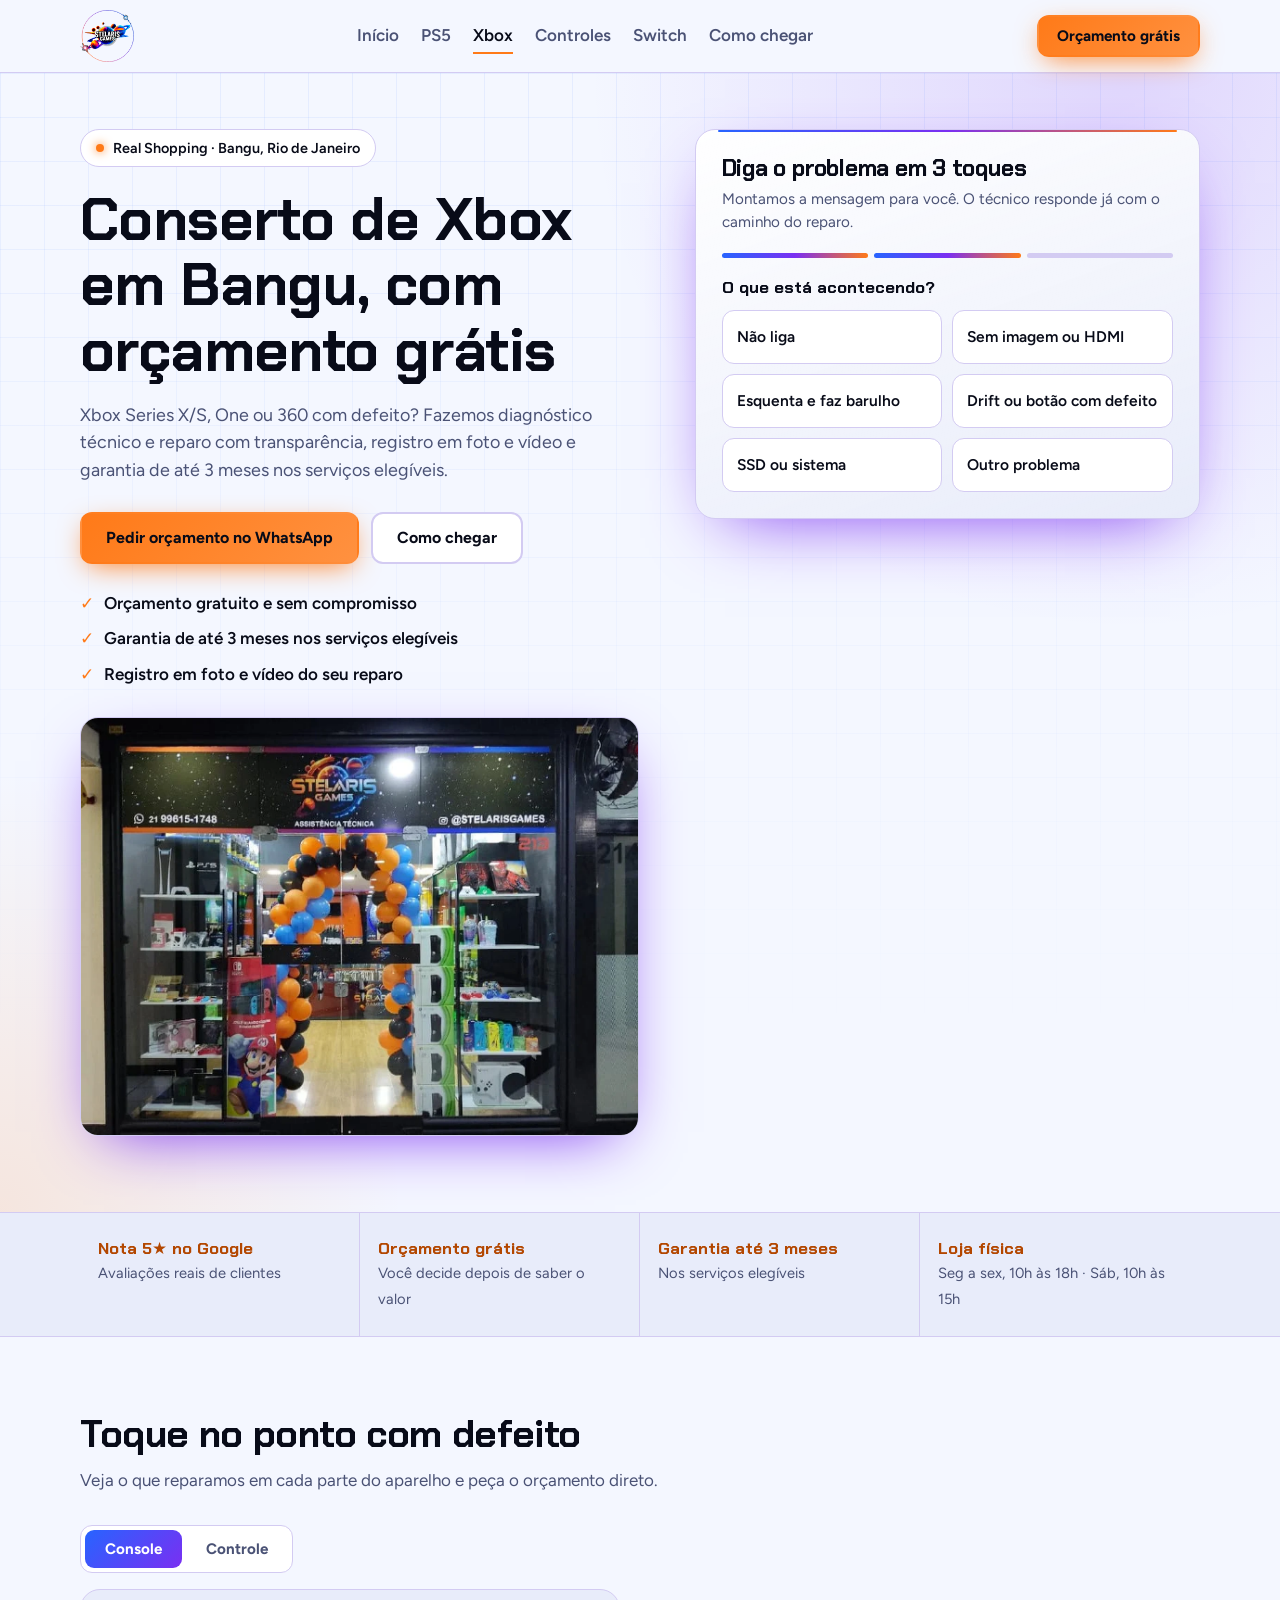
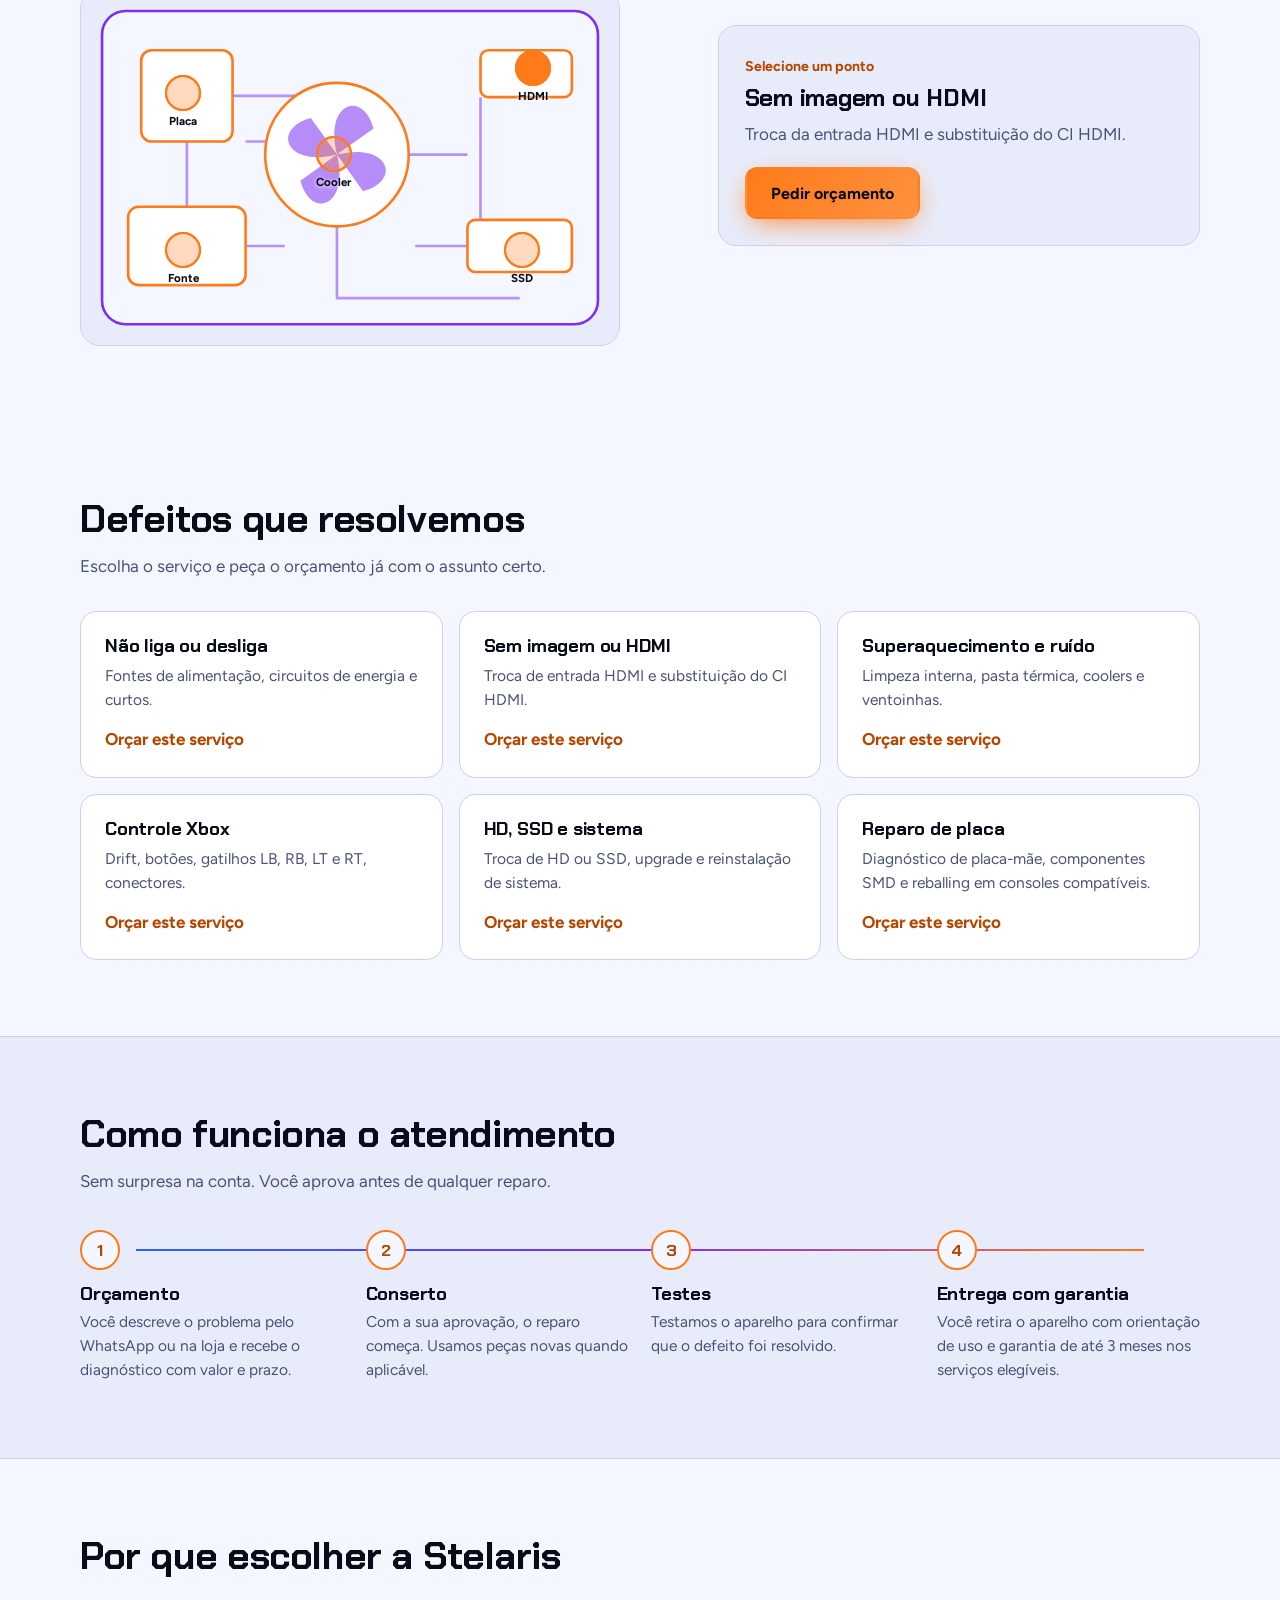
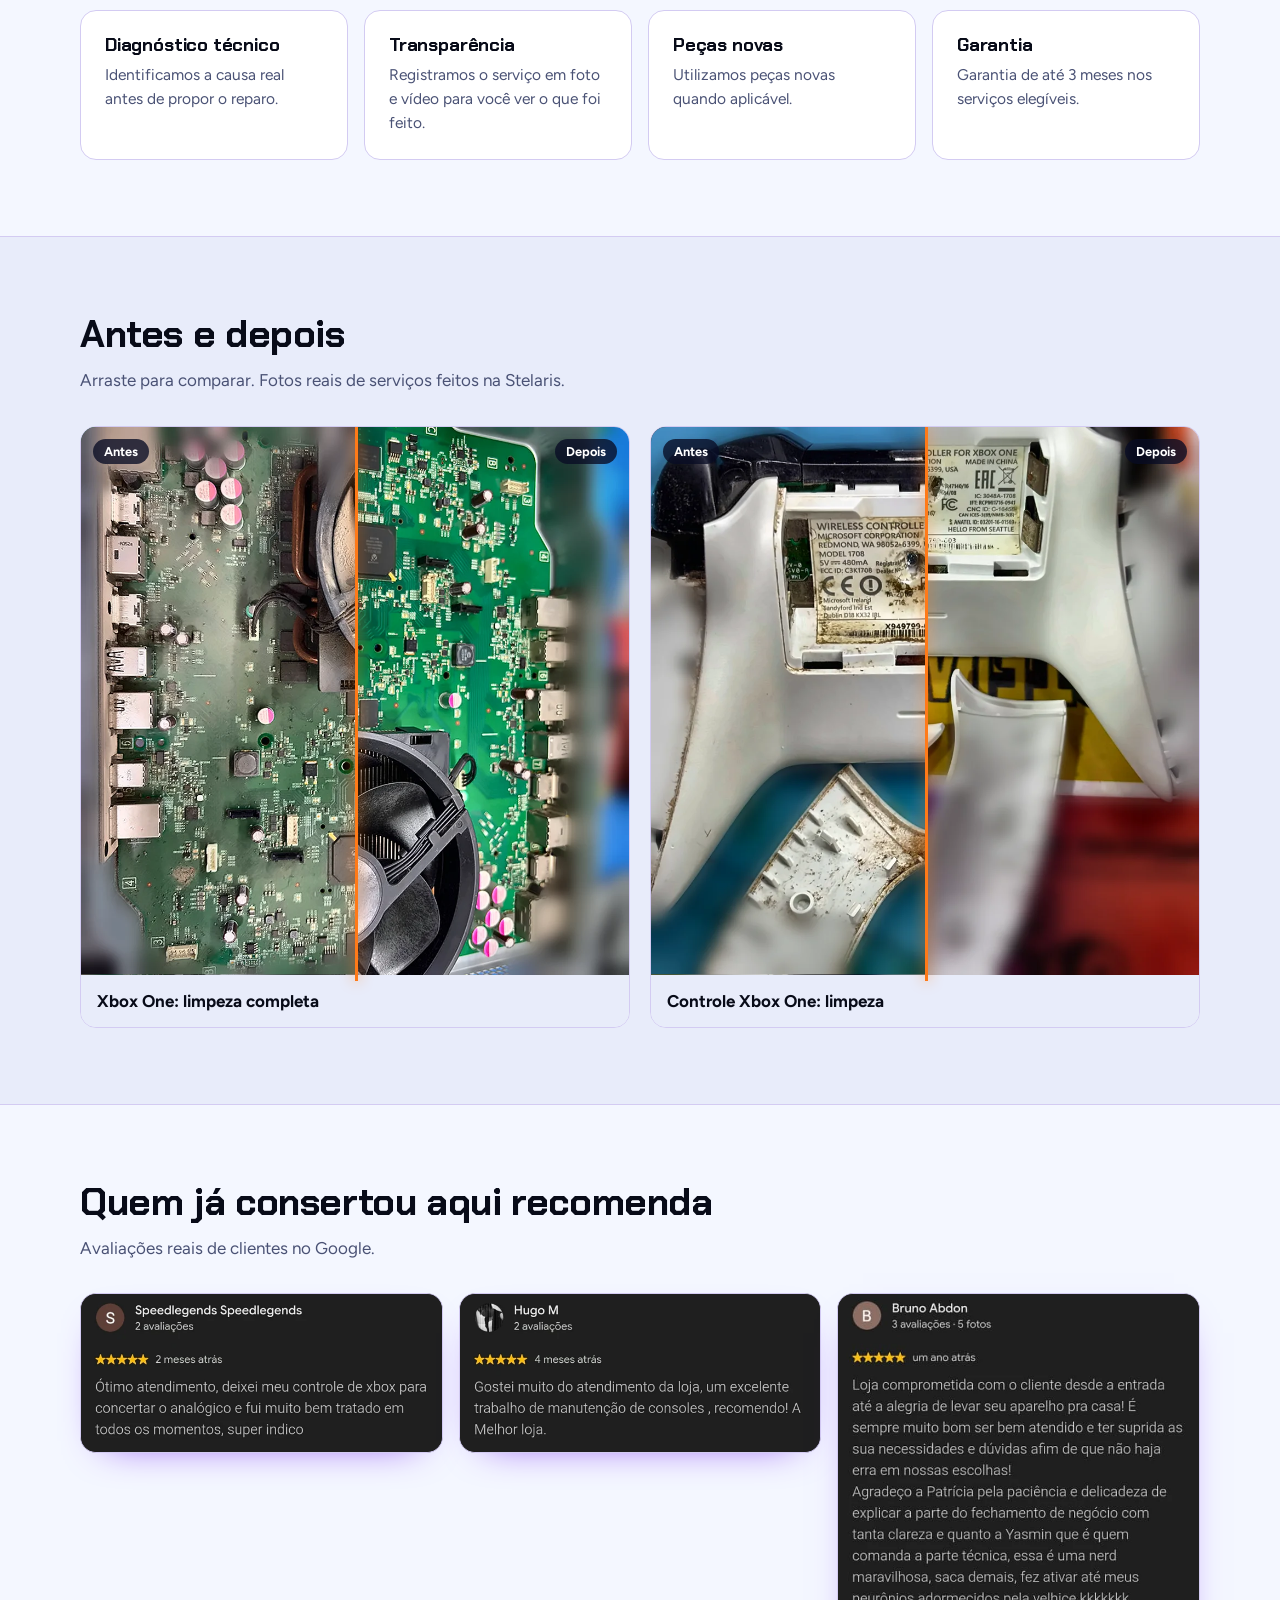
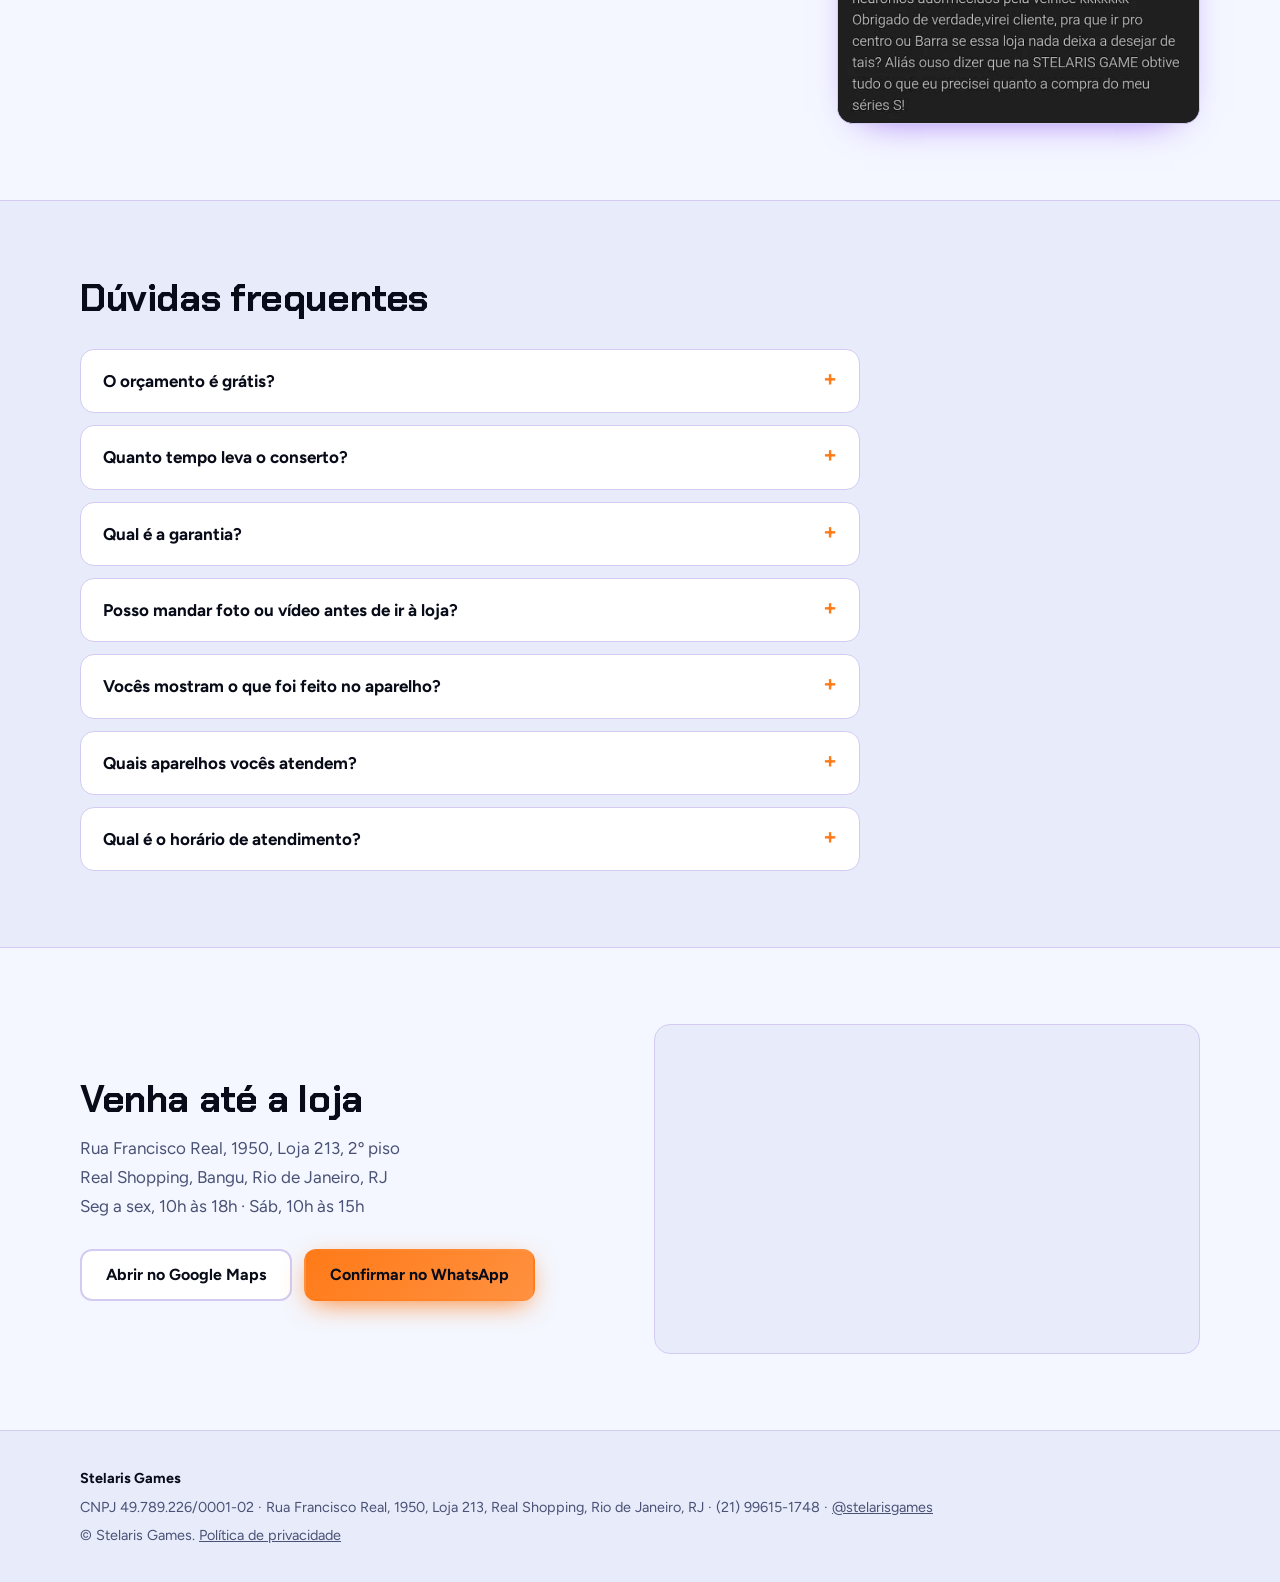
<file: xbox.html>
<!DOCTYPE html>
<html lang="pt-BR"><head><meta charset="utf-8">
<meta name="viewport" content="width=device-width, initial-scale=1">
<title>Conserto de Xbox em Bangu | Series X/S, One e 360 | Stelaris Games</title><meta name="description" content="Conserto de Xbox Series X/S, One e 360 em Bangu: não liga, sem imagem, superaquecimento e controles. Orçamento grátis.">
<link rel="canonical" href="https://stelarisgames.com.br/xbox.html"><meta name="theme-color" content="#1f2a6b">
<meta property="og:title" content="Conserto de Xbox em Bangu | Series X/S, One e 360 | Stelaris Games"><meta property="og:description" content="Conserto de Xbox Series X/S, One e 360 em Bangu: não liga, sem imagem, superaquecimento e controles. Orçamento grátis."><meta property="og:image" content="https://stelarisgames.com.br/sg-hero-fachada.webp"><meta property="og:type" content="website"><meta property="og:url" content="https://stelarisgames.com.br/xbox.html">
<link rel="icon" type="image/png" href="sg-favicon.png">
<link rel="preconnect" href="https://fonts.googleapis.com"><link rel="preconnect" href="https://fonts.gstatic.com" crossorigin>
<link href="https://fonts.googleapis.com/css2?family=Chakra+Petch:wght@500;700&family=Figtree:wght@400;600;700&display=swap" rel="stylesheet">
<style>:root{color-scheme:dark;--bg:#080B18;--bg2:#0e1431;--card:rgba(255,255,255,.045);--text:#F4F7FF;--muted:#A9B3D8;--purple:#9160F4;--purple2:#7A2FF2;--blue:#2764FF;--orange:#FF7A18;--orange2:#FF9140;--acc:#FF9140;--on-orange:#080B18;--line:rgba(134,80,243,.34);--glow1:rgba(122,47,242,.36);--glow2:rgba(255,122,24,.2);--grid:rgba(39,100,255,.1);--head:"Chakra Petch",system-ui,sans-serif;--body:"Figtree",system-ui,-apple-system,"Segoe UI",sans-serif}
@media(prefers-color-scheme:light){:root{color-scheme:light;--bg:#F4F7FF;--bg2:#E8ECFA;--card:#fff;--text:#080B18;--muted:#4a5275;--purple:#7A2FF2;--purple2:#7A2FF2;--blue:#2764FF;--acc:#B34700;--line:#d3cbf2;--glow1:rgba(122,47,242,.16);--glow2:rgba(255,122,24,.14);--grid:rgba(39,100,255,.07)}}
*,*::before,*::after{box-sizing:border-box}
html{scroll-behavior:smooth;scroll-padding-top:76px}
body{margin:0;background:var(--bg);color:var(--text);font:400 17px/1.55 var(--body);-webkit-text-size-adjust:100%}
h1,h2,h3{font-family:var(--head);line-height:1.1;margin:0;letter-spacing:-.01em}
h1{font-size:clamp(2.2rem,6.4vw,3.7rem);font-weight:700}h2{font-size:clamp(1.7rem,4vw,2.4rem);font-weight:700}h3{font-size:1.15rem;font-weight:700}
p{margin:0}a{color:inherit}img{max-width:100%;height:auto}
.wrap{width:min(1120px,100% - 40px);margin-inline:auto}
section{padding:76px 0}.lead{color:var(--muted);max-width:60ch;margin-top:12px}
:focus-visible{outline:3px solid var(--orange2);outline-offset:3px;border-radius:6px}
.btn{display:inline-flex;align-items:center;justify-content:center;min-height:52px;padding:0 24px;border-radius:12px;font:700 1rem var(--body);text-decoration:none;border:2px solid transparent;cursor:pointer;transition:transform .15s,box-shadow .2s}
.btn-wa{background:linear-gradient(135deg,var(--orange),var(--orange2));color:var(--on-orange);box-shadow:0 8px 28px -8px var(--orange)}
.btn-wa:hover{transform:translateY(-2px);box-shadow:0 12px 34px -8px var(--orange)}
.btn-ghost{border-color:var(--line);background:var(--card);color:var(--text)}.btn-ghost:hover{border-color:var(--purple)}
header.top{position:sticky;top:0;z-index:30;padding:10px 0;background:color-mix(in srgb,var(--bg) 82%,transparent);backdrop-filter:blur(14px);-webkit-backdrop-filter:blur(14px);border-bottom:1px solid var(--line)}
.bar{display:flex;flex-wrap:wrap;align-items:center;justify-content:space-between;gap:8px 16px}
.brand img{display:block;height:38px;width:auto}
header.top .btn{min-height:42px;padding:0 18px;font-size:.95rem}
header.top nav{order:3;width:100%;display:flex;gap:22px;font-weight:600;overflow-x:auto;white-space:nowrap;padding:8px 0 2px;scrollbar-width:none}header.top nav::-webkit-scrollbar{display:none}
header.top nav a{text-decoration:none;color:var(--muted);padding:4px 0;border-bottom:2px solid transparent}header.top nav a:hover{color:var(--text)}
header.top nav a[aria-current="page"]{color:var(--text);border-bottom-color:var(--orange)}
@media(min-width:900px){header.top nav{order:0;width:auto;overflow:visible;padding:0}.brand img{height:52px}}
@media(max-width:899px){.brand img{height:44px!important}}
.hero{position:relative;overflow:hidden;padding:56px 0 76px;background:radial-gradient(60% 70% at 88% 0%,var(--glow1),transparent 70%),radial-gradient(45% 55% at 0% 100%,var(--glow2),transparent 70%),var(--bg)}
.hero::before{content:"";position:absolute;inset:0;background-image:linear-gradient(var(--grid) 1px,transparent 1px),linear-gradient(90deg,var(--grid) 1px,transparent 1px);background-size:44px 44px;mask-image:linear-gradient(180deg,#000,transparent 85%);-webkit-mask-image:linear-gradient(180deg,#000,transparent 85%)}
.hero-grid{position:relative;display:grid;gap:40px;align-items:start}
@media(min-width:900px){.hero-grid{grid-template-columns:1.05fr .95fr;gap:56px}}
.pill{display:inline-flex;align-items:center;gap:9px;background:var(--card);border:1px solid var(--line);border-radius:99px;padding:7px 15px;font-size:.9rem;font-weight:600;margin-bottom:20px}
.pill::before{content:"";width:8px;height:8px;border-radius:50%;background:var(--orange);box-shadow:0 0 10px var(--orange)}
.hero .lead{font-size:1.12rem;color:var(--muted);margin-top:18px}
.cta-row{display:flex;flex-wrap:wrap;gap:12px;margin-top:28px}
.ticks{list-style:none;padding:0;margin:26px 0 0;display:grid;gap:9px;font-weight:600}
.ticks li::before{content:"✓";color:var(--orange);font-weight:700;margin-right:10px}
.himg{display:block;width:100%;max-width:560px;aspect-ratio:4/3;object-fit:cover;border-radius:18px;margin-top:30px;border:1px solid var(--line);box-shadow:0 20px 60px -24px var(--purple2)}
.wizard{position:relative;background:linear-gradient(160deg,var(--card),transparent),var(--bg2);border:1px solid var(--line);border-radius:20px;padding:26px;box-shadow:0 24px 70px -30px var(--purple2)}
.wizard::before{content:"";position:absolute;left:22px;right:22px;top:0;height:2px;background:linear-gradient(90deg,var(--blue),var(--purple),var(--orange));border-radius:2px}
.wizard h2{font-size:1.45rem}.sub{color:var(--muted);font-size:.95rem;margin:6px 0 18px}
.prog{display:flex;gap:6px;margin-bottom:18px}.prog span{flex:1;height:5px;border-radius:9px;background:var(--line)}.prog span.on{background:linear-gradient(90deg,var(--blue),var(--purple),var(--orange))}
.q{font:700 1.05rem var(--head);margin-bottom:12px}
.opts{display:grid;grid-template-columns:1fr 1fr;gap:10px}
.opt{min-height:54px;padding:10px 14px;text-align:left;border-radius:12px;border:1px solid var(--line);background:var(--card);color:var(--text);font:600 .97rem var(--body);cursor:pointer;transition:border-color .15s,transform .15s,background .15s}
.opt:hover{border-color:var(--orange);background:rgba(255,122,26,.1);transform:translateY(-1px)}
.back{background:none;border:0;color:var(--muted);font:600 .9rem var(--body);margin-top:14px;cursor:pointer;text-decoration:underline;padding:6px 0}
.result{display:grid;gap:12px}.result .btn{width:100%}
.summary{background:var(--card);border:1px solid var(--line);border-radius:12px;padding:14px;font-size:.97rem}.summary b{display:block;margin-bottom:4px;color:var(--acc)}.note{font-size:.85rem;color:var(--muted)}
.trust{background:var(--bg2);border-block:1px solid var(--line)}
.trust-grid{display:grid;grid-template-columns:repeat(2,1fr)}@media(min-width:800px){.trust-grid{grid-template-columns:repeat(4,1fr)}}
.trust-grid div{padding:24px 18px;border-right:1px solid var(--line)}.trust-grid div:last-child{border-right:0}
.trust-grid b{display:block;font:700 1.05rem var(--head);color:var(--acc)}.trust-grid span{font-size:.92rem;color:var(--muted)}
.xr{display:grid;gap:28px;margin-top:32px;align-items:center}@media(min-width:900px){.xr{grid-template-columns:1.1fr .9fr;gap:48px}}
.tabs{display:inline-flex;gap:4px;padding:4px;border:1px solid var(--line);border-radius:12px;background:var(--card);margin-bottom:16px}
.tab{border:0;background:none;color:var(--muted);font:700 .95rem var(--body);padding:10px 20px;border-radius:9px;cursor:pointer}
.tab[aria-selected="true"]{background:linear-gradient(135deg,var(--blue),var(--purple2));color:#fff}
.dev{position:relative;max-width:540px;border:1px solid var(--line);border-radius:20px;background:var(--bg2);padding:8px}
.dev[hidden]{display:none}.dev svg{display:block;width:100%;height:auto}
.pcb{fill:var(--bg);stroke:var(--purple);stroke-width:2}.tr{fill:none;stroke:var(--purple);stroke-opacity:.5;stroke-width:2}
.blk{fill:var(--card);stroke:var(--orange);stroke-width:2}.fan{transform-box:fill-box;transform-origin:center;animation:spin 5s linear infinite}.fan path{fill:var(--purple);fill-opacity:.55}
@keyframes spin{to{transform:rotate(360deg)}}
.hot{position:absolute;width:36px;height:36px;margin:-18px 0 0 -18px;border-radius:50%;border:2px solid var(--orange);background:rgba(255,122,26,.28);cursor:pointer;padding:0}
.hot::after{content:"";position:absolute;inset:-2px;border-radius:50%;border:2px solid var(--orange);animation:pulse 2.2s ease-out infinite}
@keyframes pulse{from{transform:scale(1);opacity:.8}to{transform:scale(1.9);opacity:0}}
.hot[aria-pressed="true"]{background:var(--orange)}.hot[aria-pressed="true"]::after{animation:none}
.hot span{position:absolute;top:100%;left:50%;transform:translateX(-50%);margin-top:5px;font:700 .72rem var(--body);white-space:nowrap;color:var(--text);text-shadow:0 1px 4px var(--bg)}
.hp{background:var(--bg2);border:1px solid var(--line);border-radius:18px;padding:26px;min-height:210px}
.hp small{color:var(--acc);font-weight:700}.hp h3{font-size:1.5rem;margin:6px 0 10px}.hp p{color:var(--muted);margin-bottom:20px}
.cards{display:grid;gap:16px;margin-top:32px}
@media(min-width:700px){.cards{grid-template-columns:repeat(2,1fr)}}@media(min-width:1000px){.cards{grid-template-columns:repeat(3,1fr)}}
.card{background:var(--card);border:1px solid var(--line);border-radius:16px;padding:24px;display:flex;flex-direction:column;gap:8px;transition:border-color .2s,transform .2s}
.card:hover{border-color:var(--orange);transform:translateY(-3px)}
.card p{color:var(--muted);font-size:.97rem;flex:1}.card a{font-weight:700;color:var(--acc);text-decoration:none;margin-top:6px}.card a:hover{text-decoration:underline}
.alt{background:var(--bg2);border-block:1px solid var(--line)}
.steps{display:grid;gap:22px;margin-top:36px;counter-reset:s}@media(min-width:900px){.steps{grid-template-columns:repeat(4,1fr);position:relative}.steps::before{content:"";position:absolute;top:19px;left:5%;right:5%;height:2px;background:linear-gradient(90deg,var(--blue),var(--purple),var(--orange))}}
.step{position:relative;counter-increment:s;padding-top:0}
.step::before{content:counter(s);display:grid;place-items:center;width:40px;height:40px;border-radius:50%;background:var(--bg);border:2px solid var(--orange);color:var(--acc);font:700 1.05rem var(--head);margin-bottom:14px;position:relative}
.step p{color:var(--muted);margin-top:6px;font-size:.97rem}
.cmps{display:grid;gap:20px;margin-top:32px;grid-template-columns:repeat(auto-fit,minmax(min(100%,300px),1fr))}
.cmp{margin:0;position:relative;border-radius:16px;overflow:hidden;border:1px solid var(--line);background:var(--bg)}
.cmp img{display:block;width:100%;aspect-ratio:1/1;object-fit:cover}.cmp .top{position:absolute;inset:0;clip-path:inset(0 calc(100% - var(--p)) 0 0)}
.cmp::after{content:"";position:absolute;top:0;bottom:46px;left:var(--p);width:3px;background:var(--orange);box-shadow:0 0 14px var(--orange);pointer-events:none}
.cmp input{position:absolute;left:0;top:0;width:100%;height:calc(100% - 46px);margin:0;opacity:0;cursor:ew-resize}.cmp:focus-within{outline:3px solid var(--orange2)}
.tg{position:absolute;top:12px;padding:3px 11px;border-radius:99px;background:rgba(8,12,36,.78);color:#fff;font-size:.8rem;font-weight:700}.tg.l{left:12px}.tg.r{right:12px}
.cmp figcaption{padding:13px 16px;font-weight:700;background:var(--bg2)}
.rev{display:grid;gap:16px;margin-top:32px;align-items:start}@media(min-width:800px){.rev{grid-template-columns:repeat(3,1fr)}}
.rv{margin:0;border-radius:16px;overflow:hidden;border:1px solid var(--line);background:#1e1e1e;box-shadow:0 14px 40px -26px var(--purple2)}.rv img{display:block;width:100%;height:auto}
@media(min-width:1000px){.cards4{grid-template-columns:repeat(4,1fr)}}
details{background:var(--card);border:1px solid var(--line);border-radius:14px;margin-top:12px;max-width:780px}details:first-of-type{margin-top:30px}
summary{cursor:pointer;padding:18px 22px;font-weight:700;list-style:none;display:flex;justify-content:space-between;gap:12px}summary::-webkit-details-marker{display:none}
summary::after{content:"+";font-size:1.4rem;line-height:1;color:var(--orange)}details[open] summary::after{content:"–"}details[open]{border-color:var(--purple)}details p{padding:0 22px 18px;color:var(--muted)}
.loc{display:grid;gap:28px}@media(min-width:850px){.loc{grid-template-columns:1fr 1fr;align-items:center}}
.addr{font-style:normal;margin-top:14px;line-height:1.7;color:var(--muted)}.map{border:1px solid var(--line);border-radius:16px;width:100%;height:330px;background:var(--bg2)}
footer{padding:36px 0 120px;border-top:1px solid var(--line);color:var(--muted);font-size:.9rem;background:var(--bg2)}footer .wrap{display:grid;gap:6px}footer b{color:var(--text)}
.sticky{position:fixed;left:0;right:0;bottom:0;z-index:20;display:flex;gap:10px;padding:10px 14px calc(10px + env(safe-area-inset-bottom,0px));background:color-mix(in srgb,var(--bg) 90%,transparent);backdrop-filter:blur(12px);-webkit-backdrop-filter:blur(12px);border-top:1px solid var(--line)}
.sticky .btn{flex:1;min-height:48px}@media(min-width:900px){.sticky{display:none}footer{padding-bottom:36px}}
@media(prefers-reduced-motion:reduce){html{scroll-behavior:auto}.fan,.hot::after{animation:none}.btn,.card,.opt{transition:none}}
</style>
<script type="application/ld+json">{"@context": "https://schema.org", "@type": "LocalBusiness", "name": "Stelaris Games", "url": "https://stelarisgames.com.br/", "telephone": "+55 21 99615-1748", "image": "https://stelarisgames.com.br/sg-hero-fachada.webp", "address": {"@type": "PostalAddress", "streetAddress": "Rua Francisco Real, 1950, Loja 213, Real Shopping", "addressLocality": "Rio de Janeiro", "addressRegion": "RJ", "addressCountry": "BR"}, "openingHoursSpecification": [{"@type": "OpeningHoursSpecification", "dayOfWeek": ["Monday", "Tuesday", "Wednesday", "Thursday", "Friday"], "opens": "10:00", "closes": "18:00"}, {"@type": "OpeningHoursSpecification", "dayOfWeek": "Saturday", "opens": "10:00", "closes": "15:00"}]}</script></head>
<body>
<header class="top"><div class="wrap bar"><a class="brand" href="index.html"><img src="sg-logo.png" alt="Stelaris Games" width="54" height="52"></a><nav aria-label="Principal"><a href="index.html">Início</a><a href="ps5.html">PS5</a><a href="xbox.html" aria-current="page">Xbox</a><a href="controle.html">Controles</a><a href="switch.html">Switch</a><a href="#local">Como chegar</a></nav>
<a class="btn btn-wa" href="https://wa.me/5521996151748" data-msg="Olá! Meu Xbox precisa de conserto. Pode me passar um orçamento?" data-track="whatsapp_header">Orçamento grátis</a></div></header>
<main>
<section class="hero"><div class="wrap hero-grid"><div>
<span class="pill">Real Shopping · Bangu, Rio de Janeiro</span><h1>Conserto de Xbox em Bangu, com orçamento grátis</h1><p class="lead">Xbox Series X/S, One ou 360 com defeito? Fazemos diagnóstico técnico e reparo com transparência, registro em foto e vídeo e garantia de até 3 meses nos serviços elegíveis.</p>
<div class="cta-row"><a class="btn btn-wa" href="https://wa.me/5521996151748" data-msg="Olá! Meu Xbox precisa de conserto. Pode me passar um orçamento?" data-track="whatsapp_hero">Pedir orçamento no WhatsApp</a><a class="btn btn-ghost" href="https://maps.app.goo.gl/uSFVXtiMWQx1u5JZ9" target="_blank" rel="noopener" data-track="rota_hero">Como chegar</a></div>
<ul class="ticks"><li>Orçamento gratuito e sem compromisso</li><li>Garantia de até 3 meses nos serviços elegíveis</li><li>Registro em foto e vídeo do seu reparo</li></ul>
<img class="himg" src="sg-hero-fachada.webp" alt="Fachada da Stelaris Games no Real Shopping, Bangu" width="1200" height="900"></div>
<div class="wizard" data-device="Xbox"><h2>Diga o problema em 3 toques</h2><p class="sub">Montamos a mensagem para você. O técnico responde já com o caminho do reparo.</p><div id="wz" aria-live="polite"></div></div></div></section>
<div class="trust"><div class="wrap trust-grid"><div><b>Nota 5★ no Google</b><span>Avaliações reais de clientes</span></div><div><b>Orçamento grátis</b><span>Você decide depois de saber o valor</span></div><div><b>Garantia até 3 meses</b><span>Nos serviços elegíveis</span></div><div><b>Loja física</b><span>Seg a sex, 10h às 18h · Sáb, 10h às 15h</span></div></div></div>
<section id="mapa"><div class="wrap"><h2>Toque no ponto com defeito</h2><p class="lead">Veja o que reparamos em cada parte do aparelho e peça o orçamento direto.</p><div class="xr"><div><div class="tabs" role="tablist"><button class="tab" role="tab" data-v="console" aria-selected="true">Console</button><button class="tab" role="tab" data-v="controle" aria-selected="false">Controle</button></div><div class="dev" data-v="console"><svg viewBox="0 0 400 260" role="img" aria-label="Esquema interno de um console"><rect class="pcb" x="10" y="10" width="380" height="240" rx="18"/><path class="tr" d="M110 75H190M120 110H150M75 110V160M120 190H150M230 120H290M300 76V170M250 190H290M190 175V230H330"/><rect class="blk" x="300" y="40" width="70" height="36" rx="6"/><rect class="blk" x="30" y="160" width="90" height="60" rx="8"/><rect class="blk" x="290" y="170" width="80" height="40" rx="6"/><rect class="blk" x="40" y="40" width="70" height="70" rx="8"/><circle class="blk" cx="190" cy="120" r="55"/><g class="fan"><path d="M190 120c-10-40 20-50 28-20zM190 120c40-10 50 20 20 28zM190 120c10 40-20 50-28 20zM190 120c-40 10-50-20-20-28z"/></g></svg><button class="hot" type="button" aria-pressed="false" style="left:84%;top:22%" data-t="Sem imagem ou HDMI" data-d="Troca da entrada HDMI e substituição do CI HDMI." data-m="Olá! Defeito: Sem imagem ou HDMI (Xbox). Quero um orçamento."><span>HDMI</span></button><button class="hot" type="button" aria-pressed="false" style="left:19%;top:73%" data-t="Não liga" data-d="Fontes de alimentação, circuitos de alimentação e curtos-circuitos." data-m="Olá! Defeito: Não liga (Xbox). Quero um orçamento."><span>Fonte</span></button><button class="hot" type="button" aria-pressed="false" style="left:47%;top:46%" data-t="Barulho e superaquecimento" data-d="Limpeza interna, pasta térmica, metal líquido do PS5, coolers e ventoinhas." data-m="Olá! Defeito: Barulho e superaquecimento (Xbox). Quero um orçamento."><span>Cooler</span></button><button class="hot" type="button" aria-pressed="false" style="left:82%;top:73%" data-t="SSD e sistema" data-d="Troca de HD e SSD, upgrade e reinstalação de sistema." data-m="Olá! Defeito: SSD e sistema (Xbox). Quero um orçamento."><span>SSD</span></button><button class="hot" type="button" aria-pressed="false" style="left:19%;top:29%" data-t="Reparo de placa" data-d="Componentes SMD, VRM e MOSFETs, chipset, NAND e reballing em consoles compatíveis." data-m="Olá! Defeito: Reparo de placa (Xbox). Quero um orçamento."><span>Placa</span></button></div><div class="dev" data-v="controle" hidden><svg viewBox="0 0 400 260" role="img" aria-label="Esquema de um controle"><path class="pcb" d="M110 70Q60 70 40 190Q30 235 70 230Q100 225 125 180L275 180Q300 225 330 230Q370 235 360 190Q340 70 290 70Z"/><rect class="blk" x="95" y="46" width="60" height="16" rx="6"/><rect class="blk" x="245" y="46" width="60" height="16" rx="6"/><rect class="blk" x="184" y="60" width="32" height="12" rx="4"/><circle class="blk" cx="155" cy="170" r="22"/><circle class="blk" cx="245" cy="170" r="22"/><circle class="blk" cx="105" cy="120" r="14"/><circle class="blk" cx="300" cy="105" r="9"/><circle class="blk" cx="320" cy="125" r="9"/><circle class="blk" cx="280" cy="125" r="9"/><circle class="blk" cx="300" cy="145" r="9"/><rect class="blk" x="190" y="196" width="20" height="10" rx="5"/></svg><button class="hot" type="button" aria-pressed="false" style="left:39%;top:65%" data-t="Drift" data-d="Correção do drift e analógicos ALPS, Hall Effect ou TMR." data-m="Olá! Defeito: Drift (Controle). Quero um orçamento."><span>Analógico</span></button><button class="hot" type="button" aria-pressed="false" style="left:31%;top:20%" data-t="Gatilhos" data-d="Reparo de L1, L2, R1, R2, LB, RB e LT/RT." data-m="Olá! Defeito: Gatilhos (Controle). Quero um orçamento."><span>Gatilhos</span></button><button class="hot" type="button" aria-pressed="false" style="left:75%;top:46%" data-t="Botões" data-d="Reparo e substituição de botões." data-m="Olá! Defeito: Botões (Controle). Quero um orçamento."><span>Botões</span></button><button class="hot" type="button" aria-pressed="false" style="left:50%;top:25%" data-t="Carregamento" data-d="Troca de conectores de carregamento." data-m="Olá! Defeito: Carregamento (Controle). Quero um orçamento."><span>USB-C</span></button><button class="hot" type="button" aria-pressed="false" style="left:50%;top:77%" data-t="Áudio P2" data-d="Troca de conectores de áudio P2." data-m="Olá! Defeito: Áudio P2 (Controle). Quero um orçamento."><span>Áudio P2</span></button></div></div><div class="hp" aria-live="polite"><small>Selecione um ponto</small><h3 id="hp-t"></h3><p id="hp-d"></p><a class="btn btn-wa" id="hp-a" href="https://wa.me/5521996151748" data-track="whatsapp_mapa">Pedir orçamento</a></div></div></div></section>
<section id="servicos"><div class="wrap"><h2>Defeitos que resolvemos</h2><p class="lead">Escolha o serviço e peça o orçamento já com o assunto certo.</p><div class="cards"><article class="card"><h3>Não liga ou desliga</h3><p>Fontes de alimentação, circuitos de energia e curtos.</p><a href="https://wa.me/5521996151748" data-msg="Olá! Meu Xbox não liga ou desliga sozinho. Quero um orçamento." data-track="whatsapp_card">Orçar este serviço</a></article><article class="card"><h3>Sem imagem ou HDMI</h3><p>Troca de entrada HDMI e substituição do CI HDMI.</p><a href="https://wa.me/5521996151748" data-msg="Olá! Meu Xbox está sem imagem. Quero um orçamento." data-track="whatsapp_card">Orçar este serviço</a></article><article class="card"><h3>Superaquecimento e ruído</h3><p>Limpeza interna, pasta térmica, coolers e ventoinhas.</p><a href="https://wa.me/5521996151748" data-msg="Olá! Meu Xbox esquenta e faz barulho. Quero um orçamento." data-track="whatsapp_card">Orçar este serviço</a></article><article class="card"><h3>Controle Xbox</h3><p>Drift, botões, gatilhos LB, RB, LT e RT, conectores.</p><a href="https://wa.me/5521996151748" data-msg="Olá! Meu controle de Xbox está com defeito. Quero um orçamento." data-track="whatsapp_card">Orçar este serviço</a></article><article class="card"><h3>HD, SSD e sistema</h3><p>Troca de HD ou SSD, upgrade e reinstalação de sistema.</p><a href="https://wa.me/5521996151748" data-msg="Olá! Quero trocar o HD/SSD ou reinstalar o sistema do meu Xbox." data-track="whatsapp_card">Orçar este serviço</a></article><article class="card"><h3>Reparo de placa</h3><p>Diagnóstico de placa-mãe, componentes SMD e reballing em consoles compatíveis.</p><a href="https://wa.me/5521996151748" data-msg="Olá! Meu Xbox precisa de reparo de placa. Quero um orçamento." data-track="whatsapp_card">Orçar este serviço</a></article></div></div></section>
<section class="alt" id="como-funciona"><div class="wrap"><h2>Como funciona o atendimento</h2><p class="lead">Sem surpresa na conta. Você aprova antes de qualquer reparo.</p><div class="steps">
<div class="step"><h3>Orçamento</h3><p>Você descreve o problema pelo WhatsApp ou na loja e recebe o diagnóstico com valor e prazo.</p></div>
<div class="step"><h3>Conserto</h3><p>Com a sua aprovação, o reparo começa. Usamos peças novas quando aplicável.</p></div>
<div class="step"><h3>Testes</h3><p>Testamos o aparelho para confirmar que o defeito foi resolvido.</p></div>
<div class="step"><h3>Entrega com garantia</h3><p>Você retira o aparelho com orientação de uso e garantia de até 3 meses nos serviços elegíveis.</p></div></div></div></section>
<section id="diferenciais"><div class="wrap"><h2>Por que escolher a Stelaris</h2><div class="cards cards4">
<article class="card"><h3>Diagnóstico técnico</h3><p>Identificamos a causa real antes de propor o reparo.</p></article>
<article class="card"><h3>Transparência</h3><p>Registramos o serviço em foto e vídeo para você ver o que foi feito.</p></article>
<article class="card"><h3>Peças novas</h3><p>Utilizamos peças novas quando aplicável.</p></article>
<article class="card"><h3>Garantia</h3><p>Garantia de até 3 meses nos serviços elegíveis.</p></article></div></div></section>
<section class="alt" id="antes-depois"><div class="wrap"><h2>Antes e depois</h2><p class="lead">Arraste para comparar. Fotos reais de serviços feitos na Stelaris.</p><div class="cmps"><figure class="cmp" style="--p:50%"><img src="sg-depois-xbox-one.webp" alt="Depois: Xbox One: limpeza completa" width="1000" height="1000" loading="lazy"><img class="top" src="sg-antes-xbox-one.webp" alt="Antes: Xbox One: limpeza completa" width="1000" height="1000" loading="lazy"><span class="tg l">Antes</span><span class="tg r">Depois</span><input type="range" min="0" max="100" value="50" aria-label="Comparar antes e depois: Xbox One: limpeza completa"><figcaption>Xbox One: limpeza completa</figcaption></figure><figure class="cmp" style="--p:50%"><img src="sg-depois-controle-xbox.webp" alt="Depois: Controle Xbox One: limpeza" width="1000" height="1000" loading="lazy"><img class="top" src="sg-antes-controle-xbox.webp" alt="Antes: Controle Xbox One: limpeza" width="1000" height="1000" loading="lazy"><span class="tg l">Antes</span><span class="tg r">Depois</span><input type="range" min="0" max="100" value="50" aria-label="Comparar antes e depois: Controle Xbox One: limpeza"><figcaption>Controle Xbox One: limpeza</figcaption></figure></div></div></section>
<section id="avaliacoes"><div class="wrap"><h2>Quem já consertou aqui recomenda</h2><p class="lead">Avaliações reais de clientes no Google.</p><div class="rev"><figure class="rv"><img src="sg-rv-speed.webp" width="640" height="280" alt="Avaliação 5 estrelas de Speedlegends no Google" loading="lazy"></figure><figure class="rv"><img src="sg-rv-hugo.webp" width="640" height="280" alt="Avaliação 5 estrelas de Hugo M no Google" loading="lazy"></figure><figure class="rv"><img src="sg-rv-bruno.webp" width="640" height="760" alt="Avaliação 5 estrelas de Bruno Abdon no Google" loading="lazy"></figure></div></div></section>
<section class="alt" id="duvidas"><div class="wrap"><h2>Dúvidas frequentes</h2><details><summary>O orçamento é grátis?</summary><p>Sim. A avaliação é sem compromisso e você só segue com o reparo se aprovar.</p></details><details><summary>Quanto tempo leva o conserto?</summary><p>Varia conforme o defeito. Problemas simples, como reinstalação de sistema e drift, entregamos no mesmo dia. Nos demais casos, informamos o prazo no orçamento.</p></details><details><summary>Qual é a garantia?</summary><p>Garantia de até 3 meses nos serviços elegíveis. As condições ficam registradas no seu atendimento.</p></details><details><summary>Posso mandar foto ou vídeo antes de ir à loja?</summary><p>Pode. Envie pelo WhatsApp e adiantamos o diagnóstico.</p></details><details><summary>Vocês mostram o que foi feito no aparelho?</summary><p>Sim. Fazemos registros em foto e vídeo do serviço, para você acompanhar com transparência.</p></details><details><summary>Quais aparelhos vocês atendem?</summary><p>PS5, PS4, PS3, PS2, Xbox Series X/S, One e 360, Switch V1/V2, Lite e OLED, 3DS, 2DS, PSP, PS Vita, controles e notebooks.</p></details><details><summary>Qual é o horário de atendimento?</summary><p>Seg a sex, 10h às 18h · Sáb, 10h às 15h.</p></details></div></section>
<section id="local"><div class="wrap loc"><div><h2>Venha até a loja</h2><address class="addr">Rua Francisco Real, 1950, Loja 213, 2º piso<br>Real Shopping, Bangu, Rio de Janeiro, RJ<br>Seg a sex, 10h às 18h · Sáb, 10h às 15h</address>
<div class="cta-row"><a class="btn btn-ghost" href="https://maps.app.goo.gl/uSFVXtiMWQx1u5JZ9" target="_blank" rel="noopener" data-track="rota_local">Abrir no Google Maps</a><a class="btn btn-wa" href="https://wa.me/5521996151748" data-msg="Olá! Estou a caminho da loja. Vocês estão abertos agora?" data-track="whatsapp_local">Confirmar no WhatsApp</a></div></div>
<iframe class="map" title="Mapa da Stelaris Games" loading="lazy" referrerpolicy="no-referrer-when-downgrade" src="https://www.google.com/maps?q=Stelaris%20Games%20Assist%C3%AAncia%20T%C3%A9cnica%2C%20Rua%20Francisco%20Real%2C%201950%2C%20Loja%20213%2C%20Bangu%2C%20Rio%20de%20Janeiro%20RJ&amp;output=embed"></iframe></div></section>
</main>
<footer><div class="wrap"><b>Stelaris Games</b><span>CNPJ 49.789.226/0001-02 · Rua Francisco Real, 1950, Loja 213, Real Shopping, Rio de Janeiro, RJ · (21) 99615-1748 · <a href="https://instagram.com/stelarisgames">@stelarisgames</a></span><span>© Stelaris Games. <a href="privacidade.html">Política de privacidade</a></span></div></footer>
<div class="sticky"><a class="btn btn-wa" href="https://wa.me/5521996151748" data-msg="Olá! Meu Xbox precisa de conserto. Pode me passar um orçamento?" data-track="whatsapp_sticky">Orçamento no WhatsApp</a><a class="btn btn-ghost" href="tel:+5521996151748" data-track="ligar_sticky">Ligar</a></div>
<script>window.STELARIS={gtm:"",whatsapp:"5521996151748"};</script><script>(function(){
  var C=window.STELARIS||{},WA=C.whatsapp||"5521996151748";
  window.dataLayer=window.dataLayer||[];
  if(C.gtm){window.dataLayer.push({"gtm.start":Date.now(),event:"gtm.js"});var s=document.createElement("script");s.async=true;s.src="https://www.googletagmanager.com/gtm.js?id="+C.gtm;document.head.appendChild(s);}
  function wa(t){return "https://wa.me/"+WA+"?text="+encodeURIComponent(t);}
  document.querySelectorAll("[data-msg]").forEach(function(a){a.href=wa(a.getAttribute("data-msg"));});
  document.addEventListener("click",function(e){var a=e.target.closest("[data-track]");if(a)dataLayer.push({event:a.getAttribute("data-track")});});
  document.querySelectorAll(".cmp input").forEach(function(r){r.addEventListener("input",function(){r.parentNode.style.setProperty("--p",r.value+"%");});});

  var tabs=document.querySelectorAll(".tab"),devs=document.querySelectorAll(".dev"),T=document.getElementById("hp-t");
  if(T){
    var D=document.getElementById("hp-d"),A=document.getElementById("hp-a");
    function pick(h){document.querySelectorAll(".hot").forEach(function(x){x.setAttribute("aria-pressed",x===h?"true":"false");});
      T.textContent=h.dataset.t;D.textContent=h.dataset.d;A.href=wa(h.dataset.m);dataLayer.push({event:"mapa_ponto",value:h.dataset.t});}
    document.querySelectorAll(".hot").forEach(function(h){h.onclick=function(){pick(h);};});
    function show(v){tabs.forEach(function(t){t.setAttribute("aria-selected",t.dataset.v===v?"true":"false");});
      devs.forEach(function(d){d.hidden=d.dataset.v!==v;});pick(document.querySelector('.dev[data-v="'+v+'"] .hot'));}
    tabs.forEach(function(t){t.onclick=function(){show(t.dataset.v);};});
    show(document.querySelector('.tab[aria-selected="true"]').dataset.v);
  }
  var box=document.getElementById("wz");if(!box)return;
  var preset=box.parentNode.getAttribute("data-device");
  var steps=[{k:"device",q:"Qual aparelho está com problema?",o:["PS5","PS4","Xbox","Nintendo Switch","Controle","Notebook"]},
    {k:"issue",q:"O que está acontecendo?",o:["Não liga","Sem imagem ou HDMI","Esquenta e faz barulho","Drift ou botão com defeito","SSD ou sistema","Outro problema"]},
    {k:"when",q:"Para quando você precisa?",o:["Hoje","Nesta semana","Sem pressa"]}];
  var st=preset?{i:1,a:{device:preset}}:{i:0,a:{}};
  function el(t,c,x){var n=document.createElement(t);if(c)n.className=c;if(x!==undefined)n.textContent=x;return n;}
  function render(){
    box.textContent="";var prog=el("div","prog");
    for(var p=0;p<3;p++)prog.appendChild(el("span",p<=Math.min(st.i,2)?"on":""));box.appendChild(prog);
    if(st.i<3){var S=steps[st.i];box.appendChild(el("div","q",S.q));var g=el("div","opts");
      S.o.forEach(function(o){var b=el("button","opt",o);b.type="button";b.onclick=function(){st.a[S.k]=o;st.i++;dataLayer.push({event:"wizard_step",step:S.k,value:o});render();};g.appendChild(b);});
      box.appendChild(g);
      if(st.i>(preset?1:0)){var back=el("button","back","Voltar");back.type="button";back.onclick=function(){st.i--;render();};box.appendChild(back);}
    }else{
      var r=el("div","result"),sm=el("div","summary");sm.appendChild(el("b","","Sua solicitação"));
      sm.appendChild(document.createTextNode(st.a.device+" · "+st.a.issue+" · Para: "+st.a.when));r.appendChild(sm);
      var msg="Olá! Vim pelo site da Stelaris Games.\nAparelho: "+st.a.device+"\nProblema: "+st.a.issue+"\nPrecisa para: "+st.a.when+"\nPode me passar um orçamento?";
      var a=el("a","btn btn-wa","Enviar no WhatsApp");a.href=wa(msg);a.target="_blank";a.rel="noopener";a.setAttribute("data-track","whatsapp_wizard");r.appendChild(a);
      r.appendChild(el("p","note","Você pode anexar foto ou vídeo do defeito na conversa."));
      var re=el("button","back","Refazer");re.type="button";re.onclick=function(){st=preset?{i:1,a:{device:preset}}:{i:0,a:{}};render();};r.appendChild(re);box.appendChild(r);}
  }
  render();
})();
</script></body></html>
</file>
